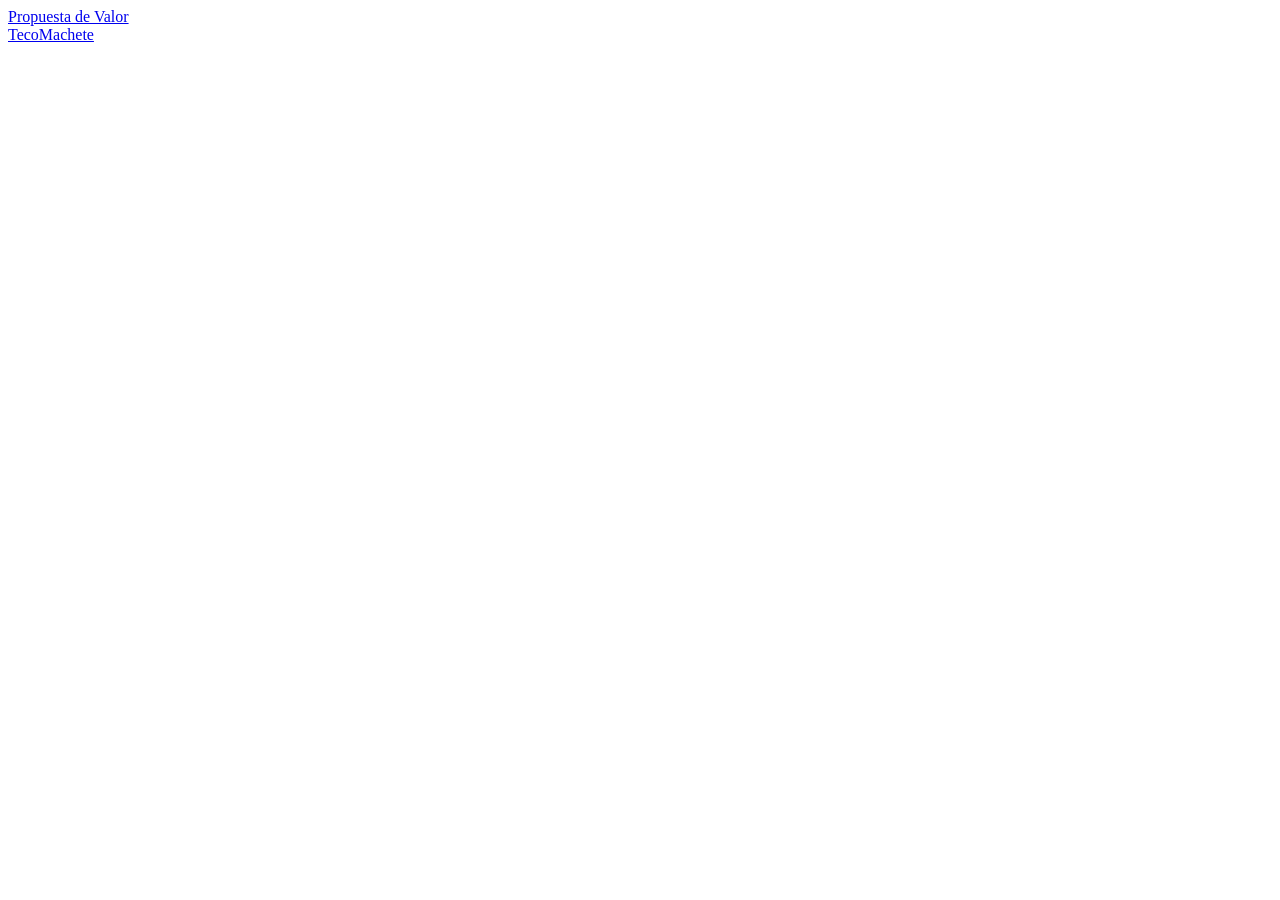
<file: index.html>
<!DOCTYPE html>
<html lang="en">

<head>
    <meta charset="UTF-8">
    <meta name="viewport" content="width=device-width, initial-scale=1.0">
    <title>Teco</title>
</head>

<body>
    <a href="PropuestaDeValor/">Propuesta de Valor</a><br />
    <a href="TecoMachete/">TecoMachete</a>
</body>

</html>
</file>
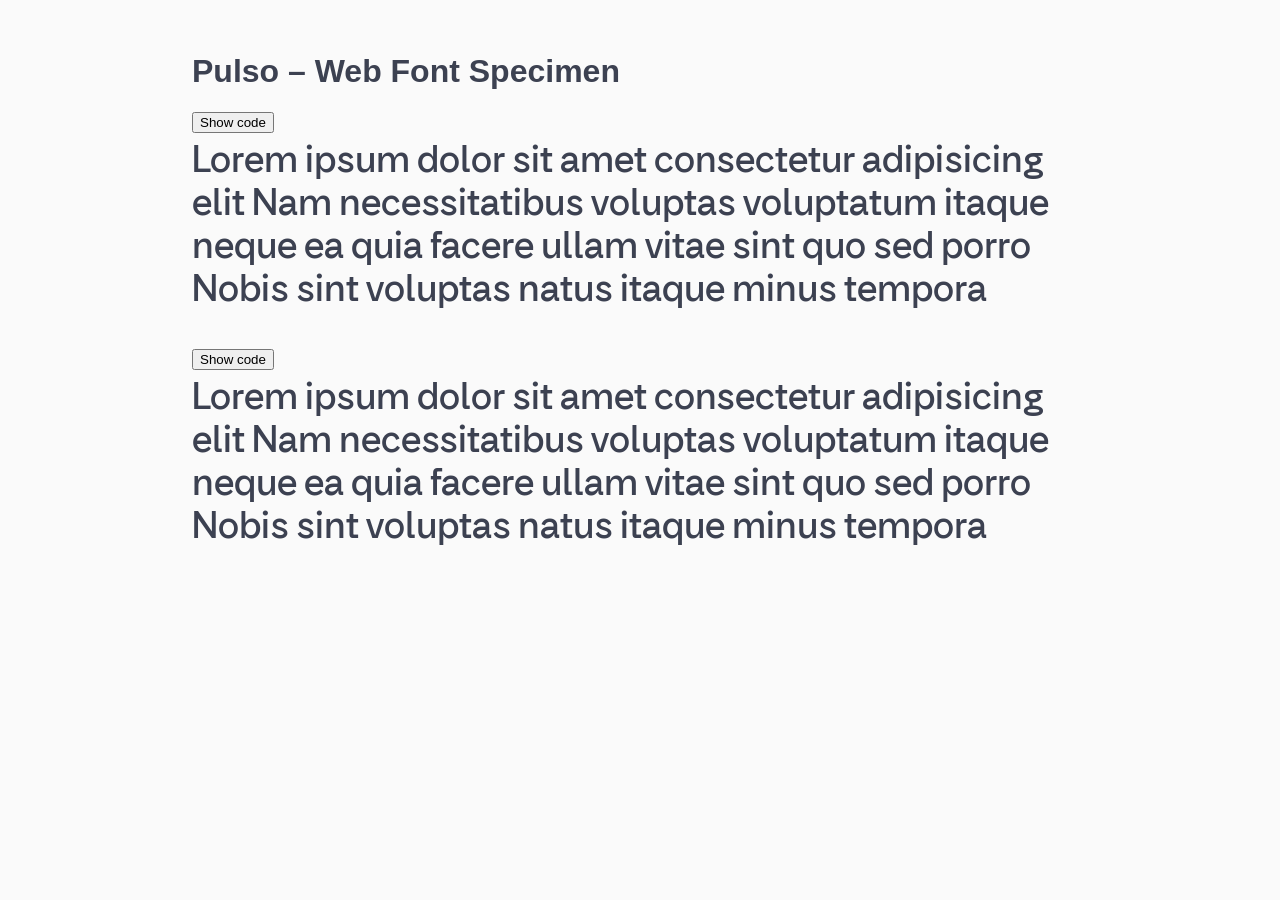
<file: TecoMachete/assets/fonts/index.html>
<!DOCTYPE html PUBLIC "-//W3C//DTD XHTML 1.0 Strict//EN" "http://www.w3.org/TR/xhtml1/DTD/xhtml1-strict.dtd">
<html lang="en" xml:lang="en" xmlns="http://www.w3.org/1999/xhtml">
<head>
<meta content="text/html; charset=utf-8" http-equiv="content-type"/>
<meta content="en-us" http-equiv="Content-Language"/>
<title> Pulso - Web Font Specimen</title>
<link rel="stylesheet" type="text/css" media="screen" href="fonts.css" />
<script>
// ID auto para P
window.onload = function() {
    var buttons = document.getElementsByTagName("p"),
        len = buttons !== null ? buttons.length : 0,
        i = 0;
    for(i; i < len; i++) {
        buttons[i].id += i; 
    }
}

// Show Code Func
function showCode(elemento) {
    var parentID = elemento.nextElementSibling.id;
	var container = document.getElementById(parentID);
        if (elemento.nextElementSibling.tagName == "P") {
            firstChild = container.previousSibling;
            if (container && firstChild) {
                var eFamily = document.getElementById(parentID).style.fontFamily;
                var eWeight = document.getElementById(parentID).style.fontWeight;
                var eStyle = document.getElementById(parentID).style.fontStyle;
                var newPre = document.createElement('pre');
                newPre.innerHTML = "font-family: "+eFamily+";" + "\n" + "font-weight: "+eWeight+";" + "\n" + "font-style: "+eStyle+";";  
                firstChild.parentNode.insertBefore(newPre, firstChild);
                elemento.innerHTML = "Show code"
           };
        } else {
            elemento.innerHTML = "Hide code"
            elemento.nextElementSibling.remove()
        };
};
</script>
<style type="text/css" media="screen">
* {box-sizing: border-box;}
html{ background-color: #fafafa; color: #3C4151; }
pre {background-color: #d7f4f7; font-size: 18px; line-height: 1.6; font-family: 'Monaco', monospace; font-weight: normal; font-style: normal; padding: 1em;}
body { margin: auto; padding: 2em; height: 100%; width: 90%; max-width: 960px; font-smoothing: antialiased; -webkit-font-smoothing: antialiased; -moz-osx-font-smoothing: grayscale;
	}
h1 {
	font-family: -apple-system, BlinkMacSystemFont, "Segoe UI", Roboto, Helvetica, Arial, sans-serif, "Apple Color Emoji", "Segoe UI Emoji", "Segoe UI Symbol";
}
p {
	margin-top: 0.5rem;
	font-size: 36px; 
}
</style>
</head>
<body>
<h1>Pulso – Web Font Specimen</h1>

 <button onclick="showCode(this)">Show code</button>
    <p contenteditable="true" style="font-family: 'Pulso'; font-weight: 400; font-style:normal">Lorem ipsum dolor sit amet consectetur adipisicing elit Nam necessitatibus voluptas voluptatum itaque neque ea quia facere ullam vitae sint quo sed porro Nobis sint voluptas natus itaque minus tempora</p>
     <button onclick="showCode(this)">Show code</button>
    <p contenteditable="true" style="font-family: 'Pulso'; font-weight: 400; font-style:normal">Lorem ipsum dolor sit amet consectetur adipisicing elit Nam necessitatibus voluptas voluptatum itaque neque ea quia facere ullam vitae sint quo sed porro Nobis sint voluptas natus itaque minus tempora</p>
    

</body>
</html>
</file>
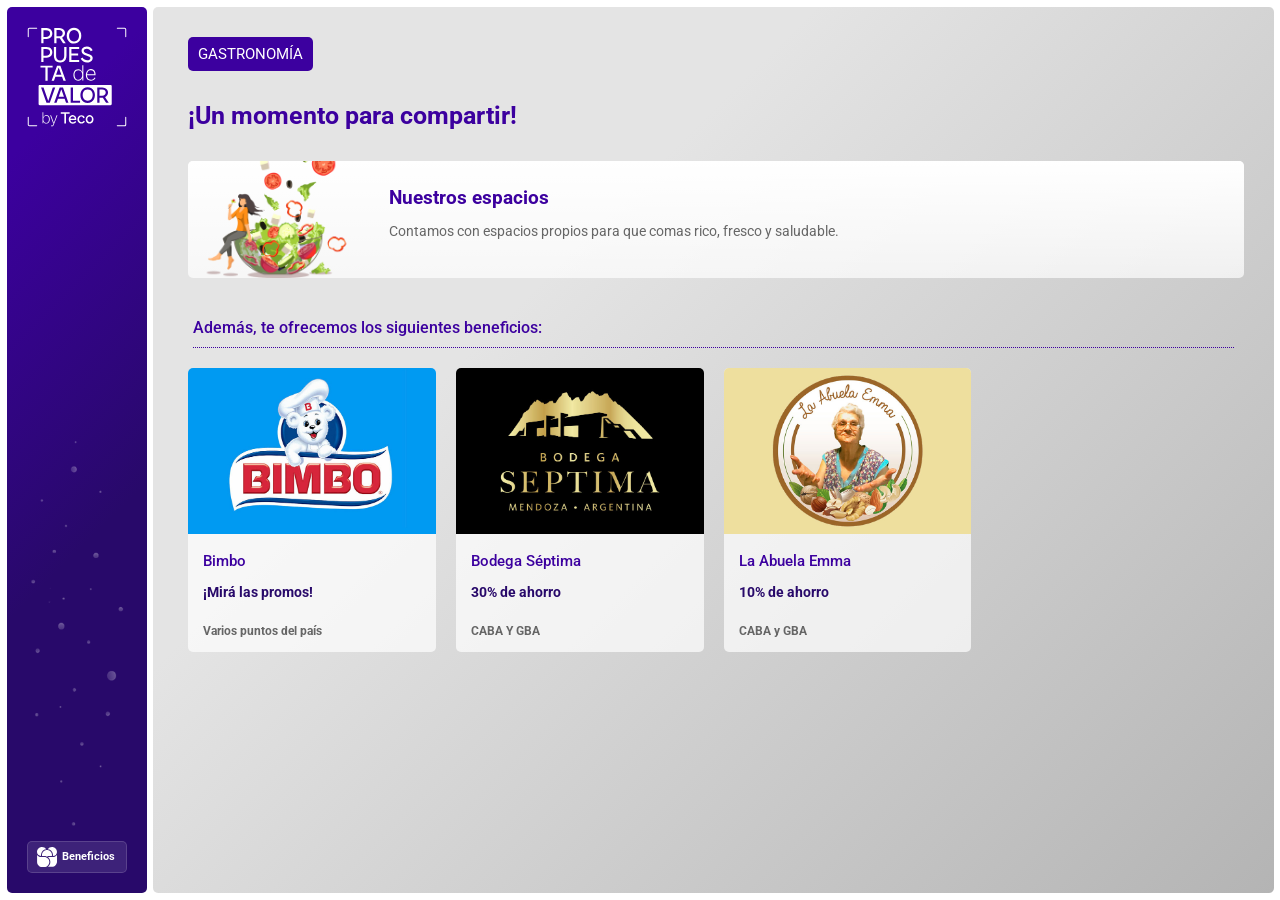
<file: PropuestaDeValor/categorias/gastronomia.html>
﻿<!DOCTYPE html>
<html lang="es" xmlns:mso="urn:schemas-microsoft-com:office:office"
    xmlns:msdt="uuid:C2F41010-65B3-11d1-A29F-00AA00C14882">

<head>
    <meta charset="UTF-8" />
    <meta content="width=device-width,initial-scale=1.0,maximum-scale=1.0" name="viewport">
    <title>Gastronomía :: Propuesta de Valor</title>
    <link rel="shortcut icon" type="image/x-icon" href="../assets/img/favicon.ico">
    <link rel="stylesheet" href="../assets/css/core.min.css" />
    <link rel="stylesheet" href="../assets/css/skin.css" />
    <link rel="stylesheet" href="../assets/css/pdv-beneficios.css" />
    <link rel="stylesheet" href="../assets/css/themify-icons.css" />
    <link rel="stylesheet" href="../assets/fonts/pulso/pulso.css">

    <!--[if lt IE 9]>
        <script type="text/javascript" src="http://html5shiv.googlecode.com/svn/trunk/html5.js"></script>
    <![endif]-->

    <!-- Global site tag (gtag.js) - Google Analytics -->
    <script async src="https://www.googletagmanager.com/gtag/js?id=UA-168668867-1"></script>
    <script>
        window.dataLayer = window.dataLayer || [];
        function gtag() {dataLayer.push(arguments);}
        gtag('js', new Date());

        gtag('config', 'UA-168668867-1');
    </script>

    <!-- Google Tag Manager -->
    <script>(function (w, d, s, l, i) {
            w[l] = w[l] || []; w[l].push({
                'gtm.start':
                    new Date().getTime(), event: 'gtm.js'
            }); var f = d.getElementsByTagName(s)[0],
                j = d.createElement(s), dl = l != 'dataLayer' ? '&l=' + l : ''; j.async = true; j.src =
                    'https://www.googletagmanager.com/gtm.js?id=' + i + dl; f.parentNode.insertBefore(j, f);
        })(window, document, 'script', 'dataLayer', 'GTM-NRTBZH9');</script>
    <!-- End Google Tag Manager -->

</head>

<body id="gastronomia">

    <!-- Google Tag Manager (noscript) -->
    <noscript><iframe src="https://www.googletagmanager.com/ns.html?id=GTM-NRTBZH9" height="0" width="0"
            style="display:none;visibility:hidden"></iframe></noscript>
    <!-- End Google Tag Manager (noscript) -->

    <div class="wrapper reveal-side-navigation">
        <div class="wrapper-inner">

            <!-- Content -->
            <div class="content clearfix">

                <div class="row-fluid">
                    <div class="column width-3 categoria pdv-contenido">
                        <div class="thumbnail" data-hover-easing="easeInOut" data-hover-speed="300">
                            <a class="overlay-link" data-content="inline" data-aux-classes="tml-message-modal"
                                data-toolbar="" data-modal-mode data-modal-width="600" data-lightbox-animation="fadeIn"
                                href="../">
                                <img id="logo-aside" src="../assets/img/propuestaDeValor_logo.svg" />
                                <img id="bg-aside-pdv" src="../assets/img/bg-aside.png" />
                                <object>
                                    <div id="volver">
                                        <img src="../assets/img/btn-volver.svg" /><span>Volver</span>
                                    </div>
                                </object>
                                <object>
                                    <a id="vivaEngage"
                                        href="https://www.yammer.com/teco.com.ar/#/threads/inGroup?type=in_group&feedId=12515587"
                                        target="_blank"
                                        onclick="gtag('event', 'Viva Engage', {'event_category': 'Beneficios', 'event_label': 'Beneficios'});">
                                        <p><img id="logo-aside" src="../assets/img/vivaEngage_logo.svg" />Beneficios</p>
                                    </a>
                                </object>
                            </a>
                        </div>
                    </div>
                    <div class="column width-9 contenido">
                        <div class="thumbnail" data-hover-easing="easeInOut" data-hover-speed="300">
                            <div class="row">
                                <div class="column width-12">
                                    <h3 class="categoria-pill">Gastronomía</h3>
                                </div>
                            </div>
                            <div class="row intro">
                                <div class="column width-12">
                                    <h3>¡Un momento para compartir!</h3>
                                </div>
                            </div>

                            <div class="row">
                                <div class="row banner no-padding">
                                    <div class="column width-12">

                                        <div class="row head">
                                            <div class="column width-2 no-padding">
                                                <img src="gastronomia/comedores/comedores_logo.png" alt="" />
                                            </div>
                                            <div class="column width-8">
                                                <h4>Nuestros espacios</h4>
                                                <p>Contamos con espacios propios para que comas rico, fresco y
                                                    saludable.</p>
                                            </div>
                                        </div>

                                    </div>
                                </div>
                            </div>

                            <div class="row">
                                <div class="column width-12">
                                    <h4 class="separador">Además, te ofrecemos los siguientes beneficios:</h4>
                                </div>
                            </div>
                            <div class="row flex descuentos">

                                <!-- Bimbo -->
                                <div class="column width-2 grilla-base">
                                    <a class="lightbox-link" data-content="inline" data-modal-mode
                                        data-modal-width="600" data-lightbox-animation="fadeIn" href="#bimbo"
                                        onclick="gtag('event', 'Click', {'event_category': 'Gastronomía', 'event_label': 'Bimbo'});">
                                        <div class="grilla-contenido">
                                            <img src="gastronomia/bimbo/bimbo_logo.jpg" alt="" />
                                            <div class="beneficio">
                                                <h4>Bimbo</h4>
                                            </div>
                                            <div class="ahorro">
                                                <h5>¡Mirá las promos!</h5>
                                            </div>
                                            <div class="zona">
                                                <p>Varios puntos del país</p>
                                            </div>
                                        </div>
                                    </a>
                                </div>
                                <!-- modal -->
                                <section id="bimbo" class="background-none hide">
                                    <div class="section-block info">
                                        <div class="row">
                                            <div class="column width-2">
                                                <div class="thumbnail center mb-20">
                                                    <img src="gastronomia/bimbo/bimbo_logo.jpg" />
                                                </div>
                                            </div>
                                            <div class="column width-9 no-padding">
                                                <div class="titulo">
                                                    <h3 class="categoria-pill">Gastronomía</h3>
                                                    <h3>Bimbo</h3>
                                                    <p>¡Descuentos en panificados, dulces, combos y mucho más!</p>
                                                </div>
                                            </div>
                                        </div>
                                    </div>
                                    <div class="section-block detalle">
                                        <div class="row">
                                            <div class="column width-6">
                                                <div class="items">
                                                    <span class="ti-star"></span>
                                                    <p>¡Mirá las promos!</p>
                                                    <p><a href="gastronomia/bimbo/bimbo_.pdf" target="_blank"
                                                            class="button" data-content="inline" data-modal-mode
                                                            data-lightbox-animation="fadeIn">Lista de
                                                            precios</a></p>
                                                    <p><a href="gastronomia/bimbo/bimbo_.pdf" target="_blank"
                                                            class="button" data-content="inline" data-modal-mode
                                                            data-lightbox-animation="fadeIn">Lista de
                                                            precios NEUQUEN y BAHIA BLANCA</a></p>
                                                </div>
                                            </div>
                                            <div class="column width-4">
                                                <div class="items">
                                                    <span class="ti-location-pin"></span>
                                                    <p>CABA, GBA, Mar del Plata, Rosario, Santa Fe, Neuquén,
                                                        Olavarria, Bahía Blanca,Comodoro Rivadavia y Paraná.</p>
                                                </div>
                                            </div>
                                        </div>
                                        <div class="row">
                                            <div class="column width-6">
                                                <div class="items">
                                                    <span class="ti-target"></span>
                                                    <p>Buscá tu distribuidor y hacé tu pedido por WhatsApp.</p>
                                                    <p><a href="gastronomia/bimbo/bimbo_Distribuidores.pdf"
                                                            target="_blank" class="button" data-content="inline"
                                                            data-modal-mode
                                                            data-lightbox-animation="fadeIn">Distribuidores</a></p>
                                                </div>
                                            </div>
                                            <div class="column width-4">
                                                <div class="items">
                                                    <span class="ti-timer"></span>
                                                    <p>Hasta el 31 de diciembre de 2024</p>
                                                </div>
                                            </div>
                                        </div>
                                    </div>
                                    <div class="section-block flyer">
                                        <div class="row">
                                            <div class="column width-12">
                                                <article class="post">
                                                    <div class="post-content">
                                                        <div class="thumbnail">
                                                            <img src="gastronomia/bimbo/bimbo_contenido1.jpg" />
                                                        </div>
                                                    </div>
                                                </article>
                                            </div>
                                        </div>
                                    </div>
                                </section>
                                <!-- Bimbo End -->

                                <!-- Bodega San Huberto 
                                <div class="column width-2 grilla-base">
                                    <a class="lightbox-link" data-content="inline" data-modal-mode
                                        data-modal-width="600" data-lightbox-animation="fadeIn" href="#sanhuberto"
                                        onclick="gtag('event', 'Click', {'event_category': 'Gastronomía', 'event_label': 'Bodega San Huberto'});">
                                        <div class="grilla-contenido">
                                            <img src="gastronomia/sanhuberto/sanhuberto_logo.jpg" alt="" />
                                            <div class="beneficio">
                                                <h4>Bodega San Huberto</h4>
                                            </div>
                                            <div class="ahorro">
                                                <h5>Hasta 10% de ahorro</h5>
                                            </div>
                                            <div class="zona">
                                                <p>Todo el país</p>
                                            </div>
                                        </div>
                                    </a>
                                </div>-->
                                <!-- modal 
                                <section id="sanhuberto" class="background-none hide">
                                    <div class="section-block info">
                                        <div class="row">
                                            <div class="column width-2">
                                                <div class="thumbnail center mb-20">
                                                    <img src="gastronomia/sanhuberto/sanhuberto_logo.jpg" />
                                                </div>
                                            </div>
                                            <div class="column width-9 no-padding">
                                                <div class="titulo">
                                                    <h3 class="categoria-pill">Gastronomía</h3>
                                                    <h3>Bodega San Huberto</h3>
                                                    <p>x</p>
                                                </div>
                                            </div>
                                        </div>
                                    </div>
                                    <div class="section-block detalle">
                                        <div class="row">
                                            <div class="column width-6">
                                                <div class="items">
                                                    <span class="ti-star"></span>
                                                    <p><strong>10%</strong> de ahorro</p>
                                                </div>
                                            </div>
                                            <div class="column width-4">
                                                <div class="items">
                                                    <span class="ti-location-pin"></span>
                                                    <p>Todo el país</p>
                                                </div>
                                            </div>
                                        </div>
                                        <div class="row">
                                            <div class="column width-6">
                                                <div class="items">
                                                    <span class="ti-target"></span>
                                                    <p>Llamá al (11) 5164-6141 o (11) 5131-8176.</p>
                                                </div>
                                            </div>
                                            <div class="column width-4">
                                                <div class="items">
                                                    <span class="ti-timer"></span>
                                                    <p>Hasta el 31 de diciembre de 2024</p>
                                                </div>
                                            </div>
                                        </div>
                                    </div>
                                    <div class="section-block flyer">
                                        <div class="row">
                                            <div class="column width-12">
                                                <article class="post">
                                                    <div class="post-content">
                                                        <div class="thumbnail">
                                                            <img
                                                                src="gastronomia/sanhuberto/sanhuberto_contenido1.jpg" />
                                                        </div>
                                                    </div>
                                                </article>
                                            </div>
                                        </div>
                                    </div>
                                </section>-->
                                <!-- Bodega San Huberto End -->

                                <!-- Jule Congelados -->
                                <!--<div class="column width-2 grilla-base">
                                    <a class="lightbox-link" data-content="inline" data-modal-mode
                                        data-modal-width="600" data-lightbox-animation="fadeIn" href="#jule"
                                        onclick="gtag('event', 'Click', {'event_category': 'Gastronomía', 'event_label': 'Jule Congelados'});">
                                        <div class="grilla-contenido">
                                            <img src="gastronomia/jule/jule_logo.jpg" alt="" />
                                            <div class="beneficio">
                                                <h4>Jule Congelados</h4>
                                            </div>
                                            <div class="ahorro">
                                                <h5>Hasta 15% de ahorro</h5>
                                            </div>
                                            <div class="zona">
                                                <p>Córdoba</p>
                                            </div>
                                        </div>
                                    </a>
                                </div>-->
                                <!-- modal 
                                <section id="jule" class="background-none hide">
                                    <div class="section-block info">
                                        <div class="row">
                                            <div class="column width-2">
                                                <div class="thumbnail center mb-20">
                                                    <img src="gastronomia/jule/jule_logo.jpg" />
                                                </div>
                                            </div>
                                            <div class="column width-9 no-padding">
                                                <div class="titulo">
                                                    <h3 class="categoria-pill">Gastronomía</h3>
                                                    <h3>Jule Congelados</h3>
                                                    <p>¡Alimentos congelados que te ahorran tiempo y dinero!</p>
                                                </div>
                                            </div>
                                        </div>
                                    </div>
                                    <div class="section-block detalle">
                                        <div class="row">
                                            <div class="column width-6">
                                                <div class="items">
                                                    <span class="ti-star"></span>
                                                    <p><strong>15%</strong> de ahorro</p>
                                                </div>
                                            </div>
                                            <div class="column width-4">
                                                <div class="items">
                                                    <span class="ti-location-pin"></span>
                                                    <p>Córdoba</p>
                                                </div>
                                            </div>
                                        </div>
                                        <div class="row">
                                            <div class="column width-6">
                                                <div class="items">
                                                    <span class="ti-target"></span>
                                                    <p>Ingresá a <a href="https://kyte.site/jule-4"
                                                            target="_blank">kyte.site/jule-4</a> o llamá al (351)
                                                        732-7421 y utilizá el cupón <strong>JULETELECOM</strong>.</p>
                                                </div>
                                            </div>
                                            <div class="column width-4">
                                                <div class="items">
                                                    <span class="ti-timer"></span>
                                                    <p>Hasta el 31 de diciembre de 2022</p>
                                                </div>
                                            </div>
                                        </div>
                                    </div>
                                    <div class="section-block flyer">
                                        <div class="row">
                                            <div class="column width-12">
                                                <article class="post">
                                                    <div class="post-content">
                                                        <div class="thumbnail">
                                                            <img
                                                                src="gastronomia/jule/jule_contenido1.jpg" />
                                                        </div>
                                                    </div>
                                                </article>
                                            </div>
                                        </div>
                                    </div>
                                </section>-->
                                <!-- Jule Congelados End -->

                                <!-- Sello Austral 
                                <div class="column width-2 grilla-base">
                                    <a class="lightbox-link" data-content="inline" data-modal-mode
                                        data-modal-width="600" data-lightbox-animation="fadeIn" href="#selloAustral"
                                        onclick="gtag('event', 'Click', {'event_category': 'Gastronomía', 'event_label': 'Sello Austral'});">
                                        <div class="grilla-contenido">
                                            <img src="gastronomia/selloAustral/selloAustral_logo.jpg" alt="" />
                                            <div class="beneficio">
                                                <h4>Sello Austral</h4>
                                            </div>
                                            <div class="ahorro">
                                                <h5>Hasta 20% de ahorro</h5>
                                            </div>
                                            <div class="zona">
                                                <p>Todo el país</p>
                                            </div>
                                        </div>
                                    </a>
                                </div>-->
                                <!-- modal 
                                <section id="selloAustral" class="background-none hide">
                                    <div class="section-block info">
                                        <div class="row">
                                            <div class="column width-2">
                                                <div class="thumbnail center mb-20">
                                                    <img src="gastronomia/selloAustral/selloAustral_logo.jpg" />
                                                </div>
                                            </div>
                                            <div class="column width-9 no-padding">
                                                <div class="titulo">
                                                    <h3 class="categoria-pill">Gastronomía</h3>
                                                    <h3>Sello Austral</h3>
                                                    <p>¡Ahorrá en productos exclusivos!</p>
                                                </div>
                                            </div>
                                        </div>
                                    </div>
                                    <div class="section-block detalle">
                                        <div class="row">
                                            <div class="column width-6">
                                                <div class="items">
                                                    <span class="ti-star"></span>
                                                    <p>Hasta <strong>20%</strong> de ahorro</p>
                                                </div>
                                            </div>
                                            <div class="column width-4">
                                                <div class="items">
                                                    <span class="ti-location-pin"></span>
                                                    <p>Todo el país</p>
                                                </div>
                                            </div>
                                        </div>
                                        <div class="row">
                                            <div class="column width-6">
                                                <div class="items">
                                                    <span class="ti-target"></span>
                                                    <p>Ingresá a <a href="https://www.selloaustral.com/"
                                                            target="_blank">www.selloaustral.com</a> e ingresá el código
                                                        de descuento.</p>
                                                </div>
                                            </div>
                                            <div class="column width-4">
                                                <div class="items">
                                                    <span class="ti-timer"></span>
                                                    <p>Hasta el 31 de diciembre de 2024</p>
                                                </div>
                                            </div>
                                        </div>
                                    </div>
                                    <div class="section-block flyer">
                                        <div class="row">
                                            <div class="column width-12">
                                                <article class="post">
                                                    <div class="post-content">
                                                        <div class="thumbnail">
                                                            <img
                                                                src="gastronomia/selloAustral/selloAustral_contenido1.jpg" />
                                                        </div>
                                                    </div>
                                                </article>
                                            </div>
                                        </div>
                                    </div>
                                </section>-->
                                <!-- Sello Austral End -->

                                <!-- Bodega Séptima -->
                                <div class="column width-2 grilla-base">
                                    <a class="lightbox-link" data-content="inline" data-modal-mode
                                        data-modal-width="600" data-lightbox-animation="fadeIn" href="#bodegaSeptima"
                                        onclick="gtag('event', 'Click', {'event_category': 'Gastronomía', 'event_label': 'Bodega Séptima'});">
                                        <div class="grilla-contenido">
                                            <img src="gastronomia/bodegaSeptima/bodegaSeptima_logo.jpg" alt="" />
                                            <div class="beneficio">
                                                <h4>Bodega Séptima</h4>
                                            </div>
                                            <div class="ahorro">
                                                <h5>30% de ahorro</h5>
                                            </div>
                                            <div class="zona">
                                                <p>CABA Y GBA</p>
                                            </div>
                                        </div>
                                    </a>
                                </div>
                                <!-- modal -->
                                <section id="bodegaSeptima" class="background-none hide">
                                    <div class="section-block info">
                                        <div class="row">
                                            <div class="column width-2">
                                                <div class="thumbnail center mb-20">
                                                    <img src="gastronomia/bodegaSeptima/bodegaSeptima_logo.jpg" />
                                                </div>
                                            </div>
                                            <div class="column width-9 no-padding">
                                                <div class="titulo">
                                                    <h3 class="categoria-pill">Gastronomía</h3>
                                                    <h3>Bodega Séptima</h3>
                                                    <p>Descuento en vinos de media y alta gama.</p>
                                                </div>
                                            </div>
                                        </div>
                                    </div>
                                    <div class="section-block detalle">
                                        <div class="row">
                                            <div class="column width-6">
                                                <div class="items">
                                                    <span class="ti-star"></span>
                                                    <p>Descuento de <strong> 30% </strong> La cantidad mínima de compra
                                                        es de 1 (una) caja cerrada, no siendo los productos combinables.
                                                        <strong> 30%</strong> en compras de productos
                                                        de Codorniu Argentina S.A.<strong> </strong>
                                                    </p>
                                                </div>
                                            </div>
                                            <div class="column width-4">
                                                <div class="items">
                                                    <span class="ti-location-pin"></span>
                                                    <p>CABA y GBA</p>
                                                </div>
                                            </div>
                                        </div>
                                        <div class="row">
                                            <div class="column width-6">
                                                <div class="items">
                                                    <span class="ti-target"></span>
                                                    <p>Ingresá a <a
                                                            href="https://tienda.bodegaseptima.com/">https://tienda.bodegaseptima.com/</a>
                                                        y registrate con tu mail corporativo</p>
                                                </div>
                                            </div>
                                            <div class="column width-4">
                                                <div class="items">
                                                    <span class="ti-timer"></span>
                                                    <p>Hasta el 31 de diciembre de 2024</p>
                                                </div>
                                            </div>
                                        </div>
                                    </div>
                                    <div class="section-block flyer">
                                        <div class="row">
                                            <div class="column width-12">
                                                <article class="post">
                                                    <div class="post-content">
                                                        <div class="thumbnail">
                                                            <img
                                                                src="gastronomia/bodegaSeptima/bodegaSeptima_contenido1.jpg" />
                                                        </div>
                                                        <div class="thumbnail">
                                                            <img
                                                                src="gastronomia/bodegaSeptima/bodegaSeptima_contenido2.jpg" />
                                                        </div>
                                                    </div>
                                                </article>
                                            </div>
                                        </div>
                                    </div>
                                </section>
                                <!-- Bodega Séptima End -->

                                <!-- La Abuela Emma -->
                                <div class="column width-2 grilla-base">
                                    <a class="lightbox-link" data-content="inline" data-modal-mode
                                        data-modal-width="600" data-lightbox-animation="fadeIn" href="#laAbuelaEmma"
                                        onclick="gtag('event', 'Click', {'event_category': 'Gastronomía', 'event_label': 'La Abuela Emma'});">
                                        <div class="grilla-contenido">
                                            <img src="gastronomia/laAbuelaEmma/laAbuelaEmma_logo.jpg" alt="" />
                                            <div class="beneficio">
                                                <h4>La Abuela Emma</h4>
                                            </div>
                                            <div class="ahorro">
                                                <h5>10% de ahorro</h5>
                                            </div>
                                            <div class="zona">
                                                <p>CABA y GBA</p>
                                            </div>
                                        </div>
                                    </a>
                                </div>
                                <!-- modal -->
                                <section id="laAbuelaEmma" class="background-none hide">
                                    <div class="section-block info">
                                        <div class="row">
                                            <div class="column width-2">
                                                <div class="thumbnail center mb-20">
                                                    <img src="gastronomia/laAbuelaEmma/laAbuelaEmma_logo.jpg" />
                                                </div>
                                            </div>
                                            <div class="column width-10">
                                                <div class="titulo">
                                                    <h3 class="categoria-pill">Gastronomía</h3>
                                                    <h3>La Abuela Emma</h3>
                                                    <p>Alimentos naturales y saludables.</p>
                                                </div>
                                            </div>
                                        </div>
                                    </div>
                                    <div class="section-block detalle">
                                        <div class="row">
                                            <div class="column width-6">
                                                <div class="items">
                                                    <span class="ti-star"></span>
                                                    <p><strong>10%</strong> de ahorro</p>
                                                    <p><a href="gastronomia/laAbuelaEmma/laAbuelaEmma_Planilla.xlsx"
                                                            target="_blank" class="button" data-content="inline"
                                                            data-modal-mode data-lightbox-animation="fadeIn">Planilla de
                                                            pedidos</a>
                                                        <a href="gastronomia/laAbuelaEmma/laAbuelaEmma_CostosDeEnvio.pdf"
                                                            target="_blank" class="button" data-content="inline"
                                                            data-modal-mode data-lightbox-animation="fadeIn">Costos de
                                                            Envio</a>
                                                    </p>
                                                </div>
                                            </div>
                                            <div class="column width-4">
                                                <div class="items">
                                                    <span class="ti-location-pin"></span>
                                                    <p>CABA y GBA</p>
                                                </div>
                                            </div>
                                        </div>
                                        <div class="row">
                                            <div class="column width-6">
                                                <div class="items">
                                                    <span class="ti-target"></span>
                                                    <p>Completá la planilla y enviala al mail: <a
                                                            href="mailto:laabuelaemmaok@gmail.com"
                                                            target="_blank">laabuelaemmaok@gmail.com</a> o O por
                                                        WhatsApp al 11 5147-0144.</p>
                                                </div>
                                            </div>
                                            <div class="column width-4">
                                                <div class="items">
                                                    <span class="ti-timer"></span>
                                                    <p>Hasta el 31 de diciembre de 2024</p>
                                                </div>
                                            </div>
                                        </div>
                                    </div>
                                    <div class="section-block flyer">
                                        <div class="row">
                                            <div class="column width-12">
                                                <article class="post">
                                                    <div class="post-content">
                                                        <div class="thumbnail">
                                                            <img
                                                                src="gastronomia/laAbuelaEmma/laAbuelaEmma_contenido1.jpg" />
                                                        </div>
                                                    </div>
                                                </article>
                                            </div>

                                        </div>
                                    </div>
                                </section>
                                <!-- La Abuela Emma End -->

                                <!-- Delivery Market Mariani 
                                <div class="column width-2 grilla-base">
                                    <a class="lightbox-link" data-content="inline" data-modal-mode
                                        data-modal-width="600" data-lightbox-animation="fadeIn"
                                        href="#deliveryMarketMariani"
                                        onclick="gtag('event', 'Click', {'event_category': 'Gastronomía', 'event_label': 'Delivery Market Mariani'});">
                                        <div class="grilla-contenido">
                                            <img src="gastronomia/deliveryMarketMariani/deliveryMarketMariani_logo.jpg"
                                                alt="" />
                                            <div class="beneficio">
                                                <h4>Delivery Market Mariani</h4>
                                            </div>
                                            <div class="ahorro">
                                                <h5>Bonificación de productos</h5>
                                            </div>
                                            <div class="zona">
                                                <p>Córdoba</p>
                                            </div>
                                        </div>
                                    </a>
                                </div>-->
                                <!-- modal
                                <section id="deliveryMarketMariani" class="background-none hide">
                                    <div class="section-block info">
                                        <div class="row">
                                            <div class="column width-2">
                                                <div class="thumbnail center mb-20">
                                                    <img
                                                        src="gastronomia/deliveryMarketMariani/deliveryMarketMariani_logo.jpg" />
                                                </div>
                                            </div>
                                            <div class="column width-10">
                                                <div class="titulo">
                                                    <h3 class="categoria-pill">Gastronomía</h3>
                                                    <h3>Delivery Market Mariani</h3>
                                                    <p>Comida casera en tu freezer.</p>
                                                </div>
                                            </div>
                                        </div>
                                    </div>
                                    <div class="section-block detalle">
                                        <div class="row">
                                            <div class="column width-6">
                                                <div class="items">
                                                    <span class="ti-star"></span>
                                                    <p>Bonificación de productos</p>
                                                </div>
                                            </div>
                                            <div class="column width-4">
                                                <div class="items">
                                                    <span class="ti-location-pin"></span>
                                                    <p>Córdoba</p>
                                                </div>
                                            </div>
                                        </div>
                                        <div class="row">
                                            <div class="column width-6">
                                                <div class="items">
                                                    <span class="ti-target"></span>
                                                    <p>Ingresá a <a href="https://deliverymarket.marianisg.com.ar/"
                                                            target="_blank">https://deliverymarket.marianisg.com.ar</a>
                                                        o por WhatsApp al (351) 268-4444 con el código
                                                        <strong>TECO</strong>.
                                                    </p>
                                                </div>
                                            </div>
                                            <div class="column width-4">
                                                <div class="items">
                                                    <span class="ti-timer"></span>
                                                    <p>Hasta el 31 de diciembre de 2024</p>
                                                </div>
                                            </div>
                                        </div>
                                    </div>
                                    <div class="section-block flyer">
                                        <div class="row">
                                            <div class="column width-12">
                                                <article class="post">
                                                    <div class="post-content">
                                                        <div class="thumbnail">
                                                            <img
                                                                src="gastronomia/deliveryMarketMariani/deliveryMarketMariani_contenido1.jpg" />
                                                        </div>
                                                    </div>
                                                </article>
                                            </div>

                                        </div>
                                    </div>
                                </section>-->
                                <!-- Delivery Market Mariani End -->

                                <!-- Campobravo
                                <div class="column width-2 grilla-base">
                                    <a class="lightbox-link" data-content="inline" data-modal-mode data-modal-width="600" data-lightbox-animation="fadeIn" href="#campobravo" onclick="gtag('event', 'Click', {'event_category': 'Gastronomía', 'event_label': 'Campobravo'});">
                                        <div class="grilla-contenido">
                                            <img src="gastronomia/campobravo/campobravo_logo.jpg" alt=""/>
                                            <div class="beneficio"><h4>Campobravo</h4></div>
                                            <div class="ahorro"><h5>10% de ahorro</h5></div>
                                            <div class="zona"><p>CABA</p></div>
                                        </div>
                                    </a>
                                </div> -->
                                <!-- modal 
                                <section id="campobravo" class="background-none hide">
                                    <div class="section-block info">
                                        <div class="row">
                                            <div class="column width-2">
                                                <div class="thumbnail center mb-20">
                                                    <img src="gastronomia/campobravo/campobravo_logo.jpg" />
                                                </div>
                                            </div>
                                            <div class="column width-10">
                                                <div class="titulo">
                                                    <h3 class="categoria-pill">Gastronomía</h3>
                                                    <h3>Campobravo</h3>
                                                    <p>Restaurant 100% libre de gluten.</p>
                                                </div>
                                            </div>
                                        </div>
                                    </div>
                                    <div class="section-block detalle">
                                        <div class="row">
                                            <div class="column width-6">
                                                <div class="items">
                                                    <span class="ti-star"></span>
                                                    <p><strong>10%</strong> de ahorro</p>
                                                </div>
                                            </div>
                                            <div class="column width-4">
                                                <div class="items">
                                                    <span class="ti-location-pin"></span>
                                                    <p>CABA</p>
                                                </div>
                                            </div>
                                        </div>
                                        <div class="row">
                                            <div class="column width-6">
                                                <div class="items">
                                                    <span class="ti-target"></span>
                                                    <p>Para acceder debés presentar tu credencial laboral.</p>
                                                </div>
                                            </div>
                                            <div class="column width-4">
                                                <div class="items">
                                                    <span class="ti-timer"></span>
                                                    <p>Hasta el 31 de diciembre de 2024</p>
                                                </div>
                                            </div>
                                        </div>
                                    </div>
                                    <div class="section-block flyer">
                                        <div class="row">
                                            <div class="column width-12">
                                                <article class="post">
                                                    <div class="post-content">
                                                        <div class="thumbnail">
                                                            <img
                                                                src="gastronomia/campobravo/campobravo_contenido1.jpg" />
                                                        </div>
                                                    </div>
                                                </article>
                                            </div>

                                        </div>
                                    </div>
                                </section>-->
                                <!-- Campobravo End -->

                                <!-- The Food Market
                                <div class="column width-2 grilla-base">
                                    <a class="lightbox-link" data-content="inline" data-modal-mode
                                        data-modal-width="600" data-lightbox-animation="fadeIn" href="#theFoodMarket"
                                        onclick="gtag('event', 'Click', {'event_category': 'Gastronomía', 'event_label': 'The Food Market'});">
                                        <div class="grilla-contenido">
                                            <img src="gastronomia/theFoodMarket/theFoodMarket_logo.jpg"
                                                alt="" />
                                            <div class="beneficio">
                                                <h4>The Food Market</h4>
                                            </div>
                                            <div class="ahorro">
                                                <h5>10% de ahorro</h5>
                                            </div>
                                            <div class="zona">
                                                <p>CABA</p>
                                            </div>
                                        </div>
                                    </a>
                                </div> -->
                                <!-- modal
                                <section id="theFoodMarket" class="background-none hide">
                                    <div class="section-block info">
                                        <div class="row">
                                            <div class="column width-2">
                                                <div class="thumbnail center mb-20">
                                                    <img
                                                        src="gastronomia/theFoodMarket/theFoodMarket_logo.jpg" />
                                                </div>
                                            </div>
                                            <div class="column width-9 no-padding">
                                                <div class="titulo">
                                                    <h3 class="categoria-pill">gastronomia</h3>
                                                    <h3>The Food Market</h3>
                                                    <p>Descuento en la tienda online.</p>
                                                </div>
                                            </div>
                                        </div>
                                    </div>
                                    <div class="section-block detalle">
                                        <div class="row">
                                            <div class="column width-6">
                                                <div class="items">
                                                    <span class="ti-star"></span>
                                                    <p><strong>10%</strong> de ahorro</p>
                                                </div>
                                            </div>
                                            <div class="column width-4">
                                                <div class="items">
                                                    <span class="ti-location-pin"></span>
                                                    <p>CABA</p>
                                                </div>
                                            </div>
                                        </div>
                                        <div class="row">
                                            <div class="column width-6">
                                                <div class="items">
                                                    <span class="ti-target"></span>
                                                    <p>Ingresá a <a href="https://www.thefoodmarket.com.ar"
                                                            target="_blank">https://www.thefoodmarket.com.ar</a> con el
                                                        código TELECOMTFM</p>
                                                </div>
                                            </div>
                                            <div class="column width-4">
                                                <div class="items">
                                                    <span class="ti-timer"></span>
                                                    <p>Hasta el 31 de diciembre de 2022</p>
                                                </div>
                                            </div>
                                        </div>
                                    </div>
                                    <div class="section-block flyer">
                                        <div class="row">
                                            <div class="column width-12">
                                                <article class="post">
                                                    <div class="post-content">
                                                        <div class="thumbnail">
                                                            <img
                                                                src="gastronomia/theFoodMarket/theFoodMarket_contenido1.jpg" />
                                                        </div>
                                                    </div>
                                                </article>
                                            </div>
                                        </div>
                                    </div>
                                </section>-->
                                <!-- The Food Market End -->

                            </div>
                        </div>
                    </div>
                </div>

            </div>
            <!-- Content End -->

        </div>
    </div>

    <!-- Js -->
    <script type="text/javascript" src="../assets/js/jquery-1.12.4.min.js"></script>
    <script type="text/javascript" src="../assets/js/jquery.tm.equalize.min.js"></script>
    <script type="text/javascript" src="../assets/js/timber.master.min.js"></script>

</body>

</html>
</file>
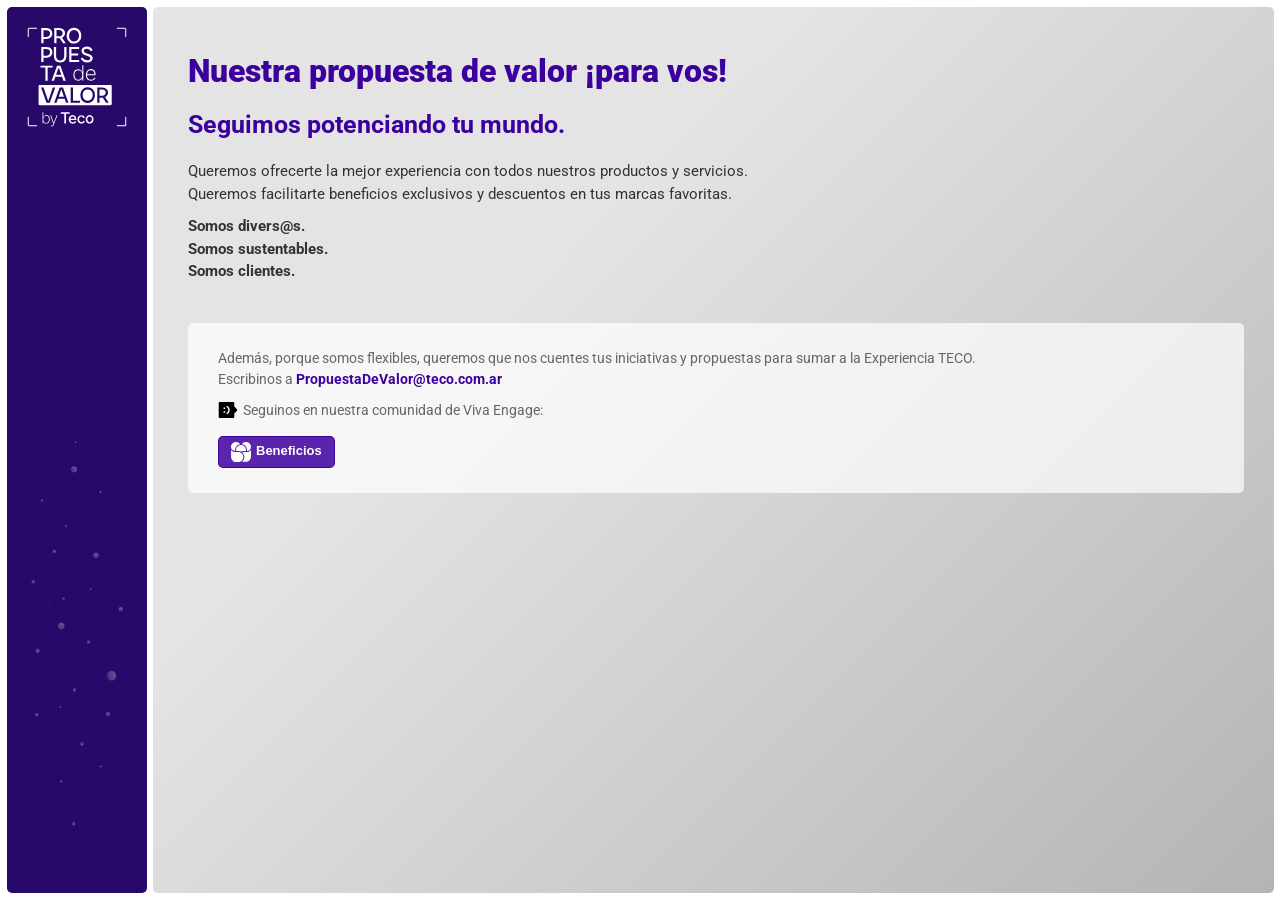
<file: PropuestaDeValor/categorias/nuestraPropuesta.html>
﻿<!DOCTYPE html>
<html lang="es" xmlns:mso="urn:schemas-microsoft-com:office:office"
	xmlns:msdt="uuid:C2F41010-65B3-11d1-A29F-00AA00C14882">

<head>
	<meta charset="UTF-8" />
	<meta content="width=device-width,initial-scale=1.0,maximum-scale=1.0" name="viewport">
	<title>Propuesta de Valor</title>
	<link rel="shortcut icon" type="image/x-icon" href="../assets/img/favicon.ico">
	<link rel="stylesheet" href="../assets/css/core.min.css" />
	<link rel="stylesheet" href="../assets/css/skin.css" />
	<link rel="stylesheet" href="../assets/css/pdv-beneficios.css" />
	<link rel="stylesheet" href="../assets/css/themify-icons.css" />
	<link rel="stylesheet" href="../assets/fonts/pulso/pulso.css">

	<!--[if lt IE 9]>
		<script type="text/javascript" src="http://html5shiv.googlecode.com/svn/trunk/html5.js"></script>
	<![endif]-->

	<!-- Global site tag (gtag.js) - Google Analytics -->
	<script async src="https://www.googletagmanager.com/gtag/js?id=UA-168668867-1"></script>
	<script>
		window.dataLayer = window.dataLayer || [];
		function gtag() {dataLayer.push(arguments);}
		gtag('js', new Date());

		gtag('config', 'UA-168668867-1');
	</script>

	<!-- Google Tag Manager -->
	<script>(function (w, d, s, l, i) {
			w[l] = w[l] || []; w[l].push({
				'gtm.start':
					new Date().getTime(), event: 'gtm.js'
			}); var f = d.getElementsByTagName(s)[0],
				j = d.createElement(s), dl = l != 'dataLayer' ? '&l=' + l : ''; j.async = true; j.src =
					'https://www.googletagmanager.com/gtm.js?id=' + i + dl; f.parentNode.insertBefore(j, f);
		})(window, document, 'script', 'dataLayer', 'GTM-NRTBZH9');</script>
	<!-- End Google Tag Manager -->

</head>

<body id="pdv">

	<!-- Google Tag Manager (noscript) -->
	<noscript><iframe src="https://www.googletagmanager.com/ns.html?id=GTM-NRTBZH9" height="0" width="0"
			style="display:none;visibility:hidden"></iframe></noscript>
	<!-- End Google Tag Manager (noscript) -->

	<div class="wrapper reveal-side-navigation">
		<div class="wrapper-inner">

			<!-- Content -->
			<div class="content clearfix">

				<div class="row-fluid">
					<div class="column width-3 categoria pdv-contenido">
						<div class="thumbnail" data-hover-easing="easeInOut" data-hover-speed="300">
							<a class="overlay-link" data-content="inline" data-aux-classes="tml-message-modal"
								data-toolbar="" data-modal-mode data-modal-width="600" data-lightbox-animation="fadeIn"
								href="../">
								<img id="logo-aside" src="../assets/img/propuestaDeValor_logo.svg" />
								<img id="bg-aside-pdv" src="../assets/img/bg-aside.png" />
								<object>
									<div id="volver">
										<img src="../assets/img/btn-volver.svg" /><span>Volver</span>
									</div>
								</object>
							</a>
						</div>
					</div>
					<div class="column width-9 contenido">
						<div class="thumbnail" data-hover-easing="easeInOut" data-hover-speed="300">
							<div class="row intro">
								<div class="column width-9">
									<h2><strong>Nuestra propuesta de valor ¡para vos!</strong></h2>
									<h3 class="mb-30">Seguimos potenciando tu mundo.</h3>
									<p class="lead mb-10">Queremos ofrecerte la mejor experiencia con todos nuestros
										productos y servicios.<br />Queremos facilitarte beneficios exclusivos y
										descuentos en tus marcas favoritas.</p>
									<p class="lead mb-30"><strong>Somos divers@s.<br />Somos sustentables.<br />Somos
											clientes.</strong></p>
								</div>
								<!-- <div class="column width-3 right pt-30">
									<img id="proposito" src="../assets/img/proposito.svg" />
								</div> -->
							</div>

							<div class="row">
								<div class="row banner">
									<div class="column width-12">
										<p class="pb-10">Además, porque somos flexibles, queremos que nos cuentes tus
											iniciativas y propuestas para sumar a la Experiencia TECO.<br />Escribinos a
											<a href="mailto:PropuestaDeValor@teco.com.ar"
												target="_blank">PropuestaDeValor@teco.com.ar</a>
										</p>
										<p class="pb-5" style="display: flex;">
											<img src="../assets/img/caritaVivaEngage.svg" id="caritaVivaEngage">Seguinos
											en
											nuestra
											comunidad de Viva Engage:
										</p>
										<p><a href="https://www.yammer.com/teco.com.ar/#/threads/inGroup?type=in_group&feedId=12515587"
												target="_blank" class="button vivaEngage"
												onclick="gtag('event', 'Viva Engage', {'event_category': 'Beneficios', 'event_label': 'Beneficios'});">
												<img class="vivaEngage"
													src="../assets/img/vivaEngage_logo.svg" />Beneficios</a>
										</p>
									</div>
								</div>
							</div>

						</div>
					</div>

				</div>
				<!-- Content End -->

			</div>
		</div>

		<!-- Js -->
		<script type="text/javascript" src="../assets/js/jquery-1.12.4.min.js"></script>
		<script type="text/javascript" src="../assets/js/jquery.tm.equalize.min.js"></script>
		<script type="text/javascript" src="../assets/js/timber.master.min.js"></script>

</body>

</html>
</file>
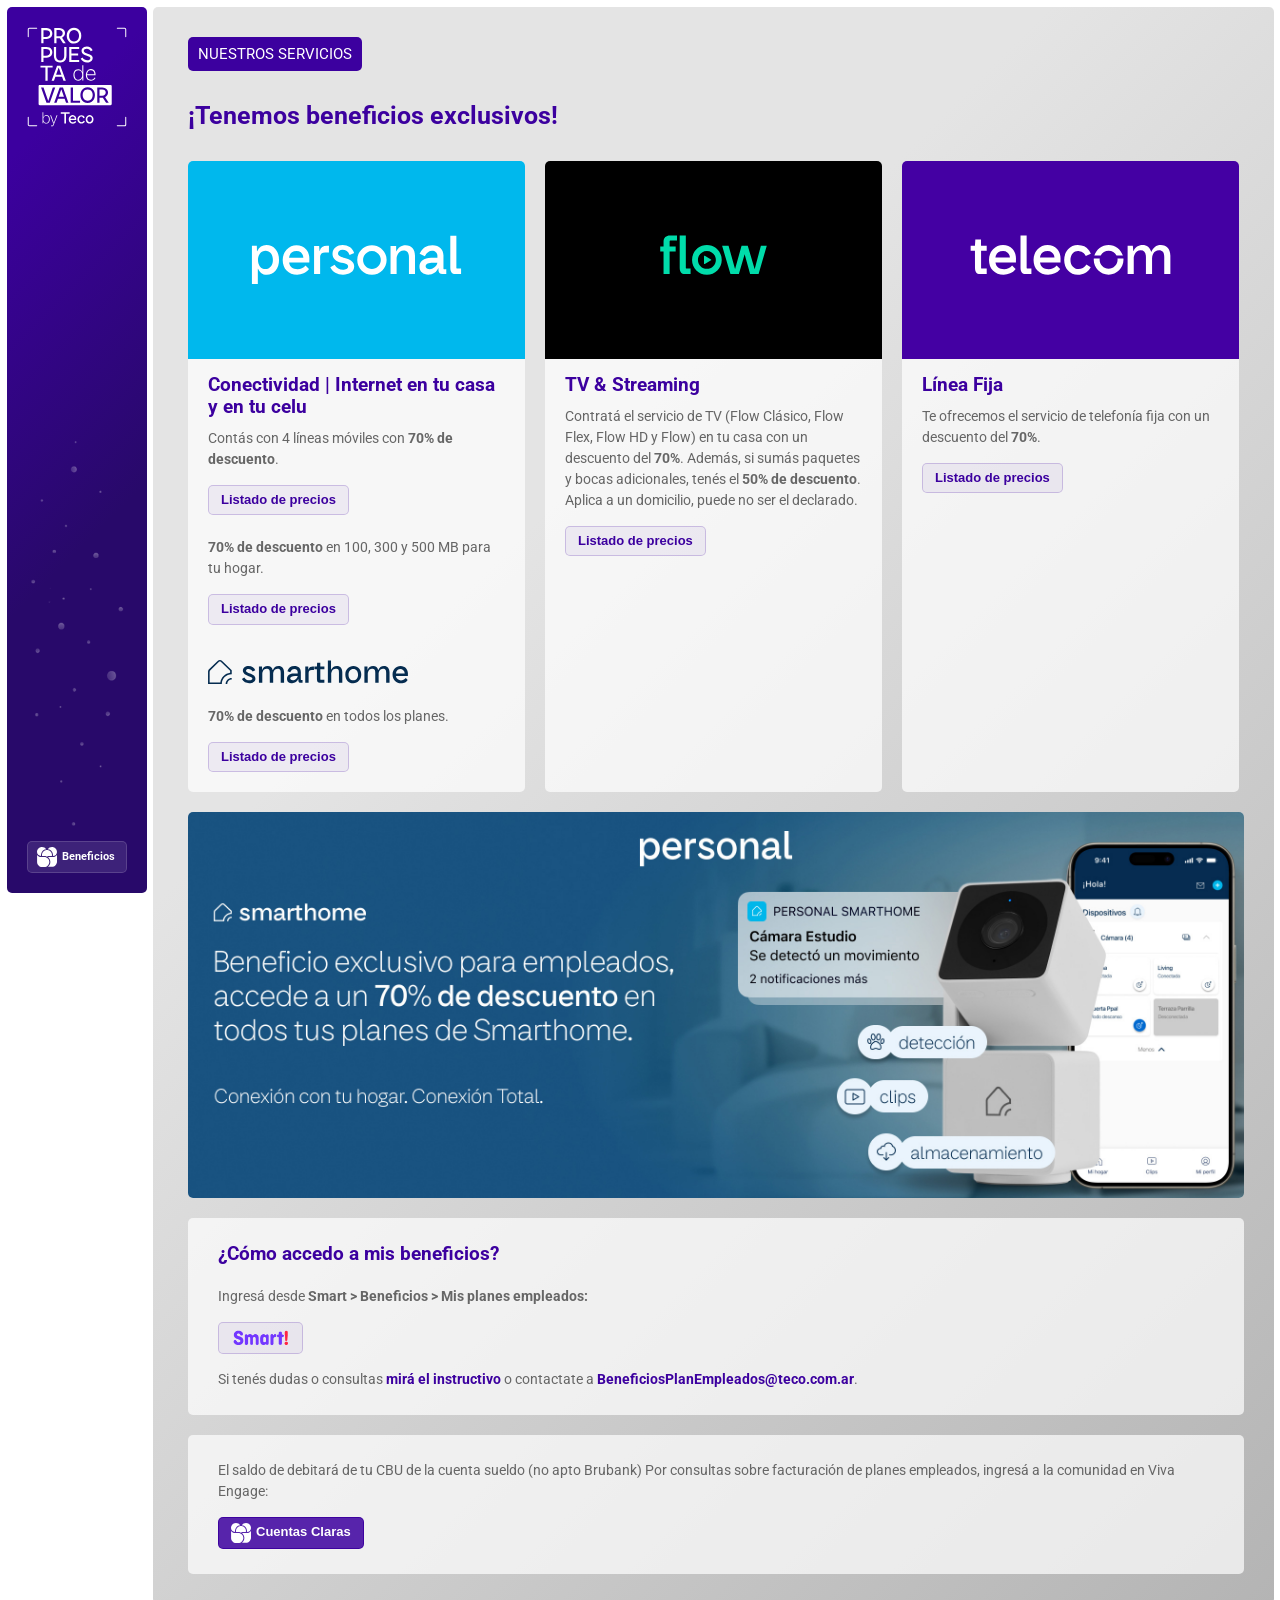
<file: PropuestaDeValor/categorias/nuestrosServicios.html>
﻿<!DOCTYPE html>
<html lang="es" xmlns:mso="urn:schemas-microsoft-com:office:office"
    xmlns:msdt="uuid:C2F41010-65B3-11d1-A29F-00AA00C14882">

<head>
    <meta charset="UTF-8" />
    <meta content="width=device-width,initial-scale=1.0,maximum-scale=1.0" name="viewport">
    <title>Nuestros servicios :: Propuesta de Valor</title>
    <link rel="shortcut icon" type="image/x-icon" href="../assets/img/favicon.ico">
    <link rel="stylesheet" href="../assets/css/core.min.css" />
    <link rel="stylesheet" href="../assets/css/skin.css" />
    <link rel="stylesheet" href="../assets/css/pdv-beneficios.css" />
    <link rel="stylesheet" href="../assets/css/themify-icons.css" />
    <link rel="stylesheet" href="../assets/fonts/pulso/pulso.css">

    <!--[if lt IE 9]>
		<script type="text/javascript" src="http://html5shiv.googlecode.com/svn/trunk/html5.js"></script>
	<![endif]-->

    <!-- Global site tag (gtag.js) - Google Analytics -->
    <script async src="https://www.googletagmanager.com/gtag/js?id=UA-168668867-1"></script>
    <script>
        window.dataLayer = window.dataLayer || [];
        function gtag() {dataLayer.push(arguments);}
        gtag('js', new Date());

        gtag('config', 'UA-168668867-1');
    </script>

    <!-- Google Tag Manager -->
    <script>(function (w, d, s, l, i) {
            w[l] = w[l] || []; w[l].push({
                'gtm.start':
                    new Date().getTime(), event: 'gtm.js'
            }); var f = d.getElementsByTagName(s)[0],
                j = d.createElement(s), dl = l != 'dataLayer' ? '&l=' + l : ''; j.async = true; j.src =
                    'https://www.googletagmanager.com/gtm.js?id=' + i + dl; f.parentNode.insertBefore(j, f);
        })(window, document, 'script', 'dataLayer', 'GTM-NRTBZH9');</script>
    <!-- End Google Tag Manager -->

</head>

<body id="nuestrosServicios">

    <!-- Google Tag Manager (noscript) -->
    <noscript><iframe src="https://www.googletagmanager.com/ns.html?id=GTM-NRTBZH9" height="0" width="0"
            style="display:none;visibility:hidden"></iframe></noscript>
    <!-- End Google Tag Manager (noscript) -->

    <div class="wrapper reveal-side-navigation">
        <div class="wrapper-inner">

            <!-- Content -->
            <div class="content clearfix">

                <div class="row-fluid">
                    <div class="column width-3 categoria pdv-contenido">
                        <div class="thumbnail" data-hover-easing="easeInOut" data-hover-speed="300">
                            <a class="overlay-link" data-content="inline" data-aux-classes="tml-message-modal"
                                data-toolbar="" data-modal-mode data-modal-width="600" data-lightbox-animation="fadeIn"
                                href="../">
                                <img id="logo-aside" src="../assets/img/propuestaDeValor_logo.svg" />
                                <img id="bg-aside-pdv" src="../assets/img/bg-aside.png" />
                                <object>
                                    <div id="volver">
                                        <img src="../assets/img/btn-volver.svg" /><span>Volver</span>
                                    </div>
                                </object>
                                <object>
                                    <a id="vivaEngage"
                                        href="https://www.yammer.com/teco.com.ar/#/threads/inGroup?type=in_group&feedId=12515587"
                                        target="_blank"
                                        onclick="gtag('event', 'Viva Engage', {'event_category': 'Beneficios', 'event_label': 'Beneficios'});">
                                        <p><img id="logo-aside" src="../assets/img/vivaEngage_logo.svg" />Beneficios</p>
                                    </a>
                                </object>
                            </a>
                        </div>
                    </div>
                    <div class="column width-9 contenido">
                        <div class="thumbnail" data-hover-easing="easeInOut" data-hover-speed="300">
                            <div class="row">
                                <div class="column width-12">
                                    <h3 class="categoria-pill">Nuestros servicios</h3>
                                </div>
                            </div>
                            <div class="row intro">
                                <div class="column width-12">
                                    <h3>¡Tenemos beneficios exclusivos!</h3>
                                </div>
                            </div>
                            <div class="row flex servicios">

                                <div class="column width-4">
                                    <div
                                        style="padding: 45px 0px; background: #00B8ED; border-top-right-radius: 5px !important; border-top-left-radius: 5px !important;">
                                        <img src="../assets/img/logos/personal-logo.svg" alt="" />
                                    </div>
                                    <h4>Conectividad | Internet en tu casa y en tu celu</h4>
                                    <p>Contás con 4 líneas móviles con <strong>70% de descuento</strong>.</p>
                                    <p><a href="#personal" class="lightbox-link button" data-content="inline"
                                            data-modal-mode data-lightbox-animation="fadeIn"
                                            onclick="gtag('event', 'Lista de Precios', {'event_category': 'Nuestos Servicios', 'event_label': 'Personal'});">Listado
                                            de precios</a></p>
                                    <p style="margin-top: 17px;"><strong>70% de descuento</strong> en 100, 300 y 500 MB
                                        para tu hogar.</p>
                                    <p><a href="#internet" class="lightbox-link button" data-content="inline"
                                            data-modal-mode data-lightbox-animation="fadeIn"
                                            onclick="gtag('event', 'Lista de Precios', {'event_category': 'Nuestos Servicios', 'event_label': 'Internet'});">Listado
                                            de precios</a></p>
                                    <p style="margin-top: 30px;"><img src="../assets/img/logos/smarthome-logo.svg"
                                            alt="" style="width: 200px" /></p>
                                    <p style="margin-top: 17px;"><strong>70% de descuento</strong> en todos los planes.
                                    </p>
                                    <p><a href="nuestrosServicios/smarthome-lista-de-precios.pdf" target="_blank"
                                            class="button"
                                            onclick="gtag('event', 'Lista de Precios', {'event_category': 'Nuestos Servicios', 'event_label': 'Internet'});">Listado
                                            de precios</a></p>

                                </div>
                                <!-- Modal Precios -->
                                <section id="personal" class="background-none hide">
                                    <table class="table">
                                        <thead>
                                            <tr>
                                                <th>Producto</th>
                                                <th>Precio de Lista</th>
                                                <th>Precio de Lista Combo</th>
                                                <th>Beneficio<br />Empleado</th>
                                                <th>Precio<br />Empleado</th>
                                            </tr>
                                        </thead>
                                        <tbody>
                                            <tr>
                                                <td colspan="5" class="producto personal">PERSONAL</td>
                                            </tr>
                                            <tr>
                                                <td>Plan 50GB Plus</td>
                                                <td>$ 74.000</td>
                                                <td></td>
                                                <td>70%</td>
                                                <td>$ 22.200</td>
                                            </tr>
                                            <tr>
                                                <td>Plan 30GB Plus</td>
                                                <td>$ 63.000</td>
                                                <td></td>
                                                <td>70%</td>
                                                <td>$ 18.900</td>
                                            </tr>
                                            <tr>
                                                <td>Plan 10GB Plus</td>
                                                <td>$ 52.000</td>
                                                <td></td>
                                                <td>70%</td>
                                                <td>$ 15.600</td>
                                            </tr>
                                            <tr>
                                                <td>Plan 5GB Plus(no venta)</td>
                                                <td>$ 36.000</td>
                                                <td></td>
                                                <td>70%</td>
                                                <td>$ 10.800</td>
                                            </tr>
                                        </tbody>
                                    </table>
                                    <div class="accordion" data-toggle-icon>
                                        <ul>
                                            <li>
                                                <a href="#precios-telecom" data-offset="-120" class="scroll-link">Todos
                                                    los productos</a>
                                                <div id="precios-telecom">
                                                    <div class="accordion-content">
                                                        <table class="table">
                                                            <tbody>
                                                                <tr>
                                                                    <td colspan="5" class="producto combo">COMBOS:
                                                                        Televisión + Internet</td>
                                                                </tr>
                                                                <tr>
                                                                    <td>Flow Full + Personal internet 500MB</td>
                                                                    <td>$ 93.600</td>
                                                                    <td></td>
                                                                    <td>70%</td>
                                                                    <td>$ 28.080</td>
                                                                </tr>
                                                                <tr>
                                                                    <td>Flow Full + Personal internet 300MB</td>
                                                                    <td>$ 82.360</td>
                                                                    <td></td>
                                                                    <td>70%</td>
                                                                    <td>$ 24.708</td>
                                                                </tr>
                                                                <tr>
                                                                    <td>Flow Full + Personal internet 100MB</td>
                                                                    <td>$ 72.400</td>
                                                                    <td></td>
                                                                    <td>70%</td>
                                                                    <td>$ 21.720</td>
                                                                </tr>
                                                                <tr>
                                                                    <td>Flow Full + Personal Lite 20MB + Voz</td>
                                                                    <td>$ 38.545</td>
                                                                    <td></td>
                                                                    <td>70%</td>
                                                                    <td>$ 11.564</td>
                                                                </tr>
                                                                <tr>
                                                                    <td colspan="5" class="producto fibertel">INTERNET
                                                                    </td>
                                                                </tr>
                                                                <tr>
                                                                    <td>Personal internet 500MB</td>
                                                                    <td>$ 66.800</td>
                                                                    <td> </td>
                                                                    <td>70%</td>
                                                                    <td>$ 20.040</td>
                                                                </tr>
                                                                <tr>
                                                                    <td>Personal internet 300MB</td>
                                                                    <td>$ 55.560</td>
                                                                    <td> </td>
                                                                    <td>70%</td>
                                                                    <td>$ 16.668</td>
                                                                </tr>
                                                                <tr>
                                                                    <td>Personal internet 100MB</td>
                                                                    <td>$ 45.600</td>
                                                                    <td> </td>
                                                                    <td>70%</td>
                                                                    <td>$ 13.680</td>
                                                                </tr>
                                                                <tr>
                                                                    <td>Personal internet Lite 20MB + Voz</td>
                                                                    <td>$ 44.725*</td>
                                                                    <td></td>
                                                                    <td>70%</td>
                                                                    <td>$ 13.418</td>
                                                                </tr>
                                                                <tr>
                                                                    <td colspan="5" class="producto flow">TELEVISIÓN *
                                                                    </td>
                                                                </tr>
                                                                <tr>
                                                                    <td>Flow Full (ex Flow Box)</td>
                                                                    <td>$ 25.700</td>
                                                                    <td> </td>
                                                                    <td>70%</td>
                                                                    <td>$ 7.710</td>
                                                                </tr>
                                                                <tr>
                                                                    <td>Flow Flex (ex Flow Now)***</td>
                                                                    <td>$ 6.800</td>
                                                                    <td>-</td>
                                                                    <td>70%</td>
                                                                    <td>$ 2.040</td>
                                                                </tr>
                                                                <tr>
                                                                    <td>Flow Clasico HD Full (ex Flow HD)</td>
                                                                    <td>$ 25.700</td>
                                                                    <td></td>
                                                                    <td>70%</td>
                                                                    <td>$ 7.710</td>
                                                                </tr>
                                                                <tr>
                                                                    <td>Flow Clásico</td>
                                                                    <td>$ 25.700</td>
                                                                    <td></td>
                                                                    <td>70%</td>
                                                                    <td>$ 7.710</td>
                                                                </tr>
                                                                <tr>
                                                                    <td colspan="5" class="producto plus">Packs</td>
                                                                </tr>
                                                                <tr>
                                                                    <td>HBO</td>
                                                                    <td>$ 6.040</td>
                                                                    <td></td>
                                                                    <td>50%</td>
                                                                    <td>$ 3.020</td>
                                                                </tr>
                                                                <tr>
                                                                    <td>Hot</td>
                                                                    <td>$ 6.480</td>
                                                                    <td></td>
                                                                    <td>50%</td>
                                                                    <td>$ 3.240</td>
                                                                </tr>
                                                                <tr>
                                                                    <td>Fútbol</td>
                                                                    <td>$ 9.150</td>
                                                                    <td></td>
                                                                    <td>50%</td>
                                                                    <td>$ 4.575</td>
                                                                </tr>
                                                                <tr>
                                                                    <td colspan="5" class="producto plus">Bocas
                                                                        adicionales</td>
                                                                </tr>
                                                                <tr>
                                                                    <td>Adicional Flow Full</td>
                                                                    <td>$ 2.425</td>
                                                                    <td></td>
                                                                    <td>50%</td>
                                                                    <td>$ 1.213</td>
                                                                </tr>
                                                                <tr>
                                                                    <td colspan="5" class="producto plus">Otros
                                                                        adicionales</td>
                                                                </tr>
                                                                <tr>
                                                                    <td>Pack Horas Adicionales</td>
                                                                    <td>$ 3.625</td>
                                                                    <td></td>
                                                                    <td>50%</td>
                                                                    <td>$ 1.813</td>
                                                                </tr>
                                                                <tr>
                                                                    <!--<td>Personal Security**</td>
																	<td>$ 1.581</td>
																	<td></td>
																	<td>50%</td>
																	<td>$ 791</td>-->
                                                                </tr>
                                                                <tr>
                                                                    <td colspan="5" class="leyenda">*El costo de
                                                                        instalación es sin cargo a excepción de la 2da
                                                                        boca del producto Flow Full País/AMBA $10.000.
                                                                        y luego $1965 por mes.
                                                                        Instalación bocas adicionales: junto con la
                                                                        instalación principal de CATV hasta la 4ta
                                                                        boca.
                                                                        ***Beneficios
                                                                        solo para solicitudes creadas por Smart.</td>
                                                                </tr>
                                                                <tr>
                                                                    <td colspan="5" class="producto telecom">TELEFONÍA
                                                                        FIJA</td>
                                                                </tr>
                                                                <tr>
                                                                    <td>Plan Total País Full</td>
                                                                    <td>$ 11.385*</td>
                                                                    <td></td>
                                                                    <td>70%</td>
                                                                    <td>$ 3.416*</td>
                                                                </tr>
                                                            </tbody>
                                                        </table>
                                                    </div>
                                                </div>
                                            </li>
                                        </ul>
                                    </div>
                                </section>
                                <!-- Modal End -->
                                <!-- Modal Precios -->
                                <section id="internet" class="background-none hide">
                                    <table class="table">
                                        <thead>
                                            <tr>
                                                <th>Producto</th>
                                                <th>Precio de Lista</th>
                                                <th>Precio de Lista Combo</th>
                                                <th>Beneficio<br />Empleado</th>
                                                <th>Precio<br />Empleado</th>
                                            </tr>
                                        </thead>
                                        <tbody>
                                            <tr>
                                                <td colspan="5" class="producto combo">COMBOS: Televisión + Internet
                                                </td>
                                            </tr>
                                            <tr>
                                                <td>Flow Full + Personal internet 500MB</td>
                                                <td>$ 93.600</td>
                                                <td></td>
                                                <td>70%</td>
                                                <td>$ 28.080</td>
                                            </tr>
                                            <tr>
                                                <td>Flow Full + Personal internet 300MB</td>
                                                <td>$ 82.360</td>
                                                <td></td>
                                                <td>70%</td>
                                                <td>$ 24.708</td>
                                            </tr>
                                            <tr>
                                                <td>Flow Full + Personal internet 100MB</td>
                                                <td>$ 72.400</td>
                                                <td></td>
                                                <td>70%</td>
                                                <td>$ 21.720</td>
                                            </tr>
                                            <tr>
                                                <td>Flow Full + Personal Lite 20MB + Voz</td>
                                                <td>$ 38.545</td>
                                                <td></td>
                                                <td>70%</td>
                                                <td>$ 11.564</td>
                                            </tr>
                                            <tr>
                                                <td colspan="5" class="producto fibertel">INTERNET</td>
                                            </tr>
                                            <tr>
                                                <td>Personal internet 500MB</td>
                                                <td>$ 66.800</td>
                                                <td> </td>
                                                <td>70%</td>
                                                <td>$ 20.040</td>
                                            </tr>
                                            <tr>
                                                <td>Personal internet 300MB</td>
                                                <td>$ 55.560</td>
                                                <td> </td>
                                                <td>70%</td>
                                                <td>$ 16.668</td>
                                            </tr>
                                            <tr>
                                                <td>Personal internet 100MB</td>
                                                <td>$ 45.600</td>
                                                <td> </td>
                                                <td>70%</td>
                                                <td>$ 13.680</td>
                                            </tr>
                                            <tr>
                                                <td>Personal internet Lite 20MB + Voz</td>
                                                <td>$ 44.725*</td>
                                                <td></td>
                                                <td>70%</td>
                                                <td>$ 13.418</td>
                                            </tr>
                                        </tbody>
                                    </table>
                                    <div class="accordion" data-toggle-icon>
                                        <ul>
                                            <li>
                                                <a href="#precios-fibertel" data-offset="-120" class="scroll-link">Todos
                                                    los productos</a>
                                                <div id="precios-fibertel">
                                                    <div class="accordion-content">
                                                        <table class="table">
                                                            <tbody>
                                                                <tr>
                                                                    <td colspan="5" class="producto flow">TELEVISIÓN *
                                                                    </td>
                                                                </tr>
                                                                <tr>
                                                                    <td>Flow Full (ex Flow Box)</td>
                                                                    <td>$ 25.700</td>
                                                                    <td> </td>
                                                                    <td>70%</td>
                                                                    <td>$ 7.710</td>
                                                                </tr>
                                                                <tr>
                                                                    <td>Flow Flex (ex Flow Now)***</td>
                                                                    <td>$ 6.800</td>
                                                                    <td>-</td>
                                                                    <td>70%</td>
                                                                    <td>$ 2.040</td>
                                                                </tr>
                                                                <tr>
                                                                    <td>Flow Clasico HD Full (ex Flow HD)</td>
                                                                    <td>$ 25.700</td>
                                                                    <td></td>
                                                                    <td>70%</td>
                                                                    <td>$ 7.710</td>
                                                                </tr>
                                                                <tr>
                                                                    <td>Flow Clásico</td>
                                                                    <td>$ 25.700</td>
                                                                    <td></td>
                                                                    <td>70%</td>
                                                                    <td>$ 7.710</td>
                                                                </tr>
                                                                <tr>
                                                                    <td colspan="5" class="producto plus">Packs</td>
                                                                </tr>
                                                                <tr>
                                                                    <td>HBO</td>
                                                                    <td>$ 6.040</td>
                                                                    <td></td>
                                                                    <td>50%</td>
                                                                    <td>$ 3.020</td>
                                                                </tr>
                                                                <tr>
                                                                    <td>Hot</td>
                                                                    <td>$ 6.480</td>
                                                                    <td></td>
                                                                    <td>50%</td>
                                                                    <td>$ 3.240</td>
                                                                </tr>
                                                                <tr>
                                                                    <td>Fútbol</td>
                                                                    <td>$ 9.150</td>
                                                                    <td></td>
                                                                    <td>50%</td>
                                                                    <td>$ 4.575</td>
                                                                </tr>
                                                                <tr>
                                                                    <td colspan="5" class="producto plus">Bocas
                                                                        adicionales</td>
                                                                </tr>
                                                                <tr>
                                                                    <td>Adicional Flow Full</td>
                                                                    <td>$ 2.425</td>
                                                                    <td></td>
                                                                    <td>50%</td>
                                                                    <td>$ 1.213</td>
                                                                </tr>
                                                                <tr>
                                                                    <td colspan="5" class="producto plus">Otros
                                                                        adicionales</td>
                                                                </tr>
                                                                <tr>
                                                                    <td>Pack Horas Adicionales</td>
                                                                    <td>$ 3.625</td>
                                                                    <td></td>
                                                                    <td>50%</td>
                                                                    <td>$ 1.813</td>
                                                                </tr>
                                                                <tr>
                                                                    <!--<td>Personal Security**</td>
																	<td>$ 1.581</td>
																	<td></td>
																	<td>50%</td>
																	<td>$ 791</td>-->
                                                                </tr>
                                                                <tr>
                                                                    <td colspan="5" class="leyenda">* El costo de
                                                                        instalación es sin cargo a excepción de la 2da
                                                                        boca del producto Flow Full País/AMBA $10.000.
                                                                        y luego $1965 por mes.
                                                                        Instalación bocas adicionales: junto con la
                                                                        instalación principal de CATV hasta la 4ta
                                                                        boca.
                                                                        ***Beneficios
                                                                        solo para solicitudes creadas por Smart.</td>
                                                                </tr>
                                                                <tr>
                                                                    <td colspan="5" class="producto personal">PERSONAL
                                                                    </td>
                                                                </tr>
                                                                <tr>
                                                                    <td>Plan 50GB Plus</td>
                                                                    <td>$ 74.000</td>
                                                                    <td></td>
                                                                    <td>70%</td>
                                                                    <td>$ 22.200</td>
                                                                </tr>
                                                                <tr>
                                                                    <td>Plan 30GB Plus</td>
                                                                    <td>$ 63.000</td>
                                                                    <td></td>
                                                                    <td>70%</td>
                                                                    <td>$ 18.900</td>
                                                                </tr>
                                                                <tr>
                                                                    <td>Plan 10GB Plus</td>
                                                                    <td>$ 52.000</td>
                                                                    <td></td>
                                                                    <td>70%</td>
                                                                    <td>$ 15.600</td>
                                                                </tr>
                                                                <tr>
                                                                    <td>Plan 5GB Plus(no venta)</td>
                                                                    <td>$ 36.000</td>
                                                                    <td></td>
                                                                    <td>70%</td>
                                                                    <td>$ 10.800</td>
                                                                </tr>
                                                                <td colspan="5" class="producto telecom">TELEFONÍA
                                                                    FIJA</td>
                                                                </tr>
                                                                <tr>
                                                                    <td>Plan Total País Full</td>
                                                                    <td>$ 11.385*</td>
                                                                    <td></td>
                                                                    <td>70%</td>
                                                                    <td>$ 3.416*</td>
                                                                </tr>
                                                            </tbody>
                                                        </table>
                                                    </div>
                                                </div>
                                            </li>
                                        </ul>
                                    </div>
                                </section>
                                <!-- Modal End -->
                                <div class="column width-4">
                                    <div
                                        style="padding: 45px 0px; background: #000; border-top-right-radius: 5px !important; border-top-left-radius: 5px !important;">
                                        <img src="../assets/img/logos/flow-logo.svg" alt="" />
                                    </div>
                                    <h4>TV & Streaming</h4>
                                    <p>Contratá el servicio de TV (Flow Clásico, Flow Flex, Flow HD y Flow) en tu casa
                                        con un descuento del <strong>70%</strong>. Además, si sumás paquetes y bocas
                                        adicionales, tenés el <strong>50% de descuento</strong>. Aplica a un domicilio,
                                        puede no ser el declarado.</p>
                                    <p><a href="#flow" class="lightbox-link button" data-content="inline"
                                            data-modal-mode data-lightbox-animation="fadeIn"
                                            onclick="gtag('event', 'Lista de Precios', {'event_category': 'Nuestos Servicios', 'event_label': 'Televisión'});">Listado
                                            de precios</a></p>
                                </div>
                                <!-- Modal Precios -->
                                <section id="flow" class="background-none hide">
                                    <table class="table">
                                        <thead>
                                            <tr>
                                                <th>Producto</th>
                                                <th>Precio de Lista</th>
                                                <th>Precio de Lista Combo</th>
                                                <th>Beneficio<br />Empleado</th>
                                                <th>Precio<br />Empleado</th>
                                            </tr>
                                        </thead>
                                        <tbody>
                                            <tr>
                                                <td colspan="5" class="producto combo">COMBOS: Televisión + Internet
                                                </td>
                                            </tr>
                                            <tr>
                                                <td>Flow Full + Personal internet 500MB</td>
                                                <td>$ 93.600</td>
                                                <td></td>
                                                <td>70%</td>
                                                <td>$ 28.080</td>
                                            </tr>
                                            <tr>
                                                <td>Flow Full + Personal internet 300MB</td>
                                                <td>$ 82.360</td>
                                                <td></td>
                                                <td>70%</td>
                                                <td>$ 24.708</td>
                                            </tr>
                                            <tr>
                                                <td>Flow Full + Personal internet 100MB</td>
                                                <td>$ 72.400</td>
                                                <td></td>
                                                <td>70%</td>
                                                <td>$ 21.720</td>
                                            </tr>
                                            <tr>
                                                <td>Flow Full + Personal Lite 20MB + Voz</td>
                                                <td>$ 38.545</td>
                                                <td></td>
                                                <td>70%</td>
                                                <td>$ 11.564</td>
                                            </tr>
                                            <tr>
                                                <td colspan="5" class="producto flow">TELEVISIÓN *</td>
                                            </tr>
                                            <tr>
                                                <td>Flow Full (ex Flow Box)</td>
                                                <td>$ 25.700</td>
                                                <td> </td>
                                                <td>70%</td>
                                                <td>$ 7.710</td>
                                            </tr>
                                            <tr>
                                                <td>Flow Flex (ex Flow Now)***</td>
                                                <td>$ 6.800</td>
                                                <td>-</td>
                                                <td>70%</td>
                                                <td>$ 2.040</td>
                                            </tr>
                                            <tr>
                                                <td>Flow Clasico HD Full (ex Flow HD)</td>
                                                <td>$ 25.700</td>
                                                <td></td>
                                                <td>70%</td>
                                                <td>$ 7.710</td>
                                            </tr>
                                            <tr>
                                                <td>Flow Clásico</td>
                                                <td>$ 25.700</td>
                                                <td></td>
                                                <td>70%</td>
                                                <td>$ 7.710</td>
                                            </tr>
                                            <tr>
                                                <td colspan="5" class="producto plus">Packs</td>
                                            </tr>
                                            <tr>
                                                <td>HBO</td>
                                                <td>$ 6.040</td>
                                                <td></td>
                                                <td>50%</td>
                                                <td>$ 3.020</td>
                                            </tr>
                                            <tr>
                                                <td>Hot</td>
                                                <td>$ 6.480</td>
                                                <td></td>
                                                <td>50%</td>
                                                <td>$ 3.240</td>
                                            </tr>
                                            <tr>
                                                <td>Fútbol</td>
                                                <td>$ 9.150</td>
                                                <td></td>
                                                <td>50%</td>
                                                <td>$ 4.575</td>
                                            </tr>
                                            <tr>
                                                <td colspan="5" class="producto plus">Bocas adicionales</td>
                                            </tr>
                                            <tr>
                                                <td>Adicional Flow Full</td>
                                                <td>$ 2.425</td>
                                                <td></td>
                                                <td>50%</td>
                                                <td>$ 1.213</td>
                                            </tr>
                                            <tr>
                                                <td colspan="5" class="producto plus">Otros
                                                    adicionales</td>
                                            </tr>
                                            <tr>
                                                <td>Pack Horas Adicionales</td>
                                                <td>$ 3.625</td>
                                                <td></td>
                                                <td>50%</td>
                                                <td>$ 1.813</td>
                                            </tr>
                                            <tr>
                                                <!--<td>Personal Security**</td>
																	<td>$ 1.581</td>
																	<td></td>
																	<td>50%</td>
																	<td>$ 791</td>-->
                                            </tr>
                                            <tr>
                                                <td colspan="5" class="leyenda">* El costo de
                                                    instalación es sin cargo a excepción de la 2da
                                                    boca del producto Flow Full País/AMBA $10.000.
                                                    y luego $1965 por mes.
                                                    Instalación bocas adicionales: junto con la
                                                    instalación principal de CATV hasta la 4ta
                                                    boca.
                                                    ***Beneficios solo para solicitudes
                                                    creadas por Smart.</td>
                                            </tr>
                                        </tbody>
                                    </table>
                                    <div class="accordion" data-toggle-icon>
                                        <ul>
                                            <li>
                                                <a href="#precios-flow" data-offset="-120" class="scroll-link">Todos los
                                                    productos</a>
                                                <div id="precios-flow">
                                                    <div class="accordion-content">
                                                        <table class="table">
                                                            <tbody>
                                                                <tr>
                                                                    <td colspan="5" class="producto fibertel">INTERNET
                                                                    </td>
                                                                </tr>
                                                                <tr>
                                                                    <td>Personal internet 500MB</td>
                                                                    <td>$ 66.800</td>
                                                                    <td> </td>
                                                                    <td>70%</td>
                                                                    <td>$ 20.040</td>
                                                                </tr>
                                                                </tr>
                                                                <tr>
                                                                    <td>Personal internet 300MB</td>
                                                                    <td>$ 55.560</td>
                                                                    <td> </td>
                                                                    <td>70%</td>
                                                                    <td>$ 16.668</td>
                                                                </tr>
                                                                <tr>
                                                                    <td>Personal internet 100MB</td>
                                                                    <td>$ 45.600</td>
                                                                    <td> </td>
                                                                    <td>70%</td>
                                                                    <td>$ 13.680</td>
                                                                </tr>
                                                                <tr>
                                                                    <td>Personal internet Lite 20MB + Voz</td>
                                                                    <td>$ 44.725*</td>
                                                                    <td></td>
                                                                    <td>70%</td>
                                                                    <td>$ 13.418</td>
                                                                </tr>
                                                                <tr>
                                                                    <td colspan="5" class="producto personal">PERSONAL
                                                                    </td>
                                                                </tr>
                                                                <tr>
                                                                    <td>Plan 50GB Plus</td>
                                                                    <td>$ 74.000</td>
                                                                    <td></td>
                                                                    <td>70%</td>
                                                                    <td>$ 22.200</td>
                                                                </tr>
                                                                <tr>
                                                                    <td>Plan 30GB Plus</td>
                                                                    <td>$ 63.000</td>
                                                                    <td></td>
                                                                    <td>70%</td>
                                                                    <td>$ 18.900</td>
                                                                </tr>
                                                                <tr>
                                                                    <td>Plan 10GB Plus</td>
                                                                    <td>$ 52.000</td>
                                                                    <td></td>
                                                                    <td>70%</td>
                                                                    <td>$ 15.600</td>
                                                                </tr>
                                                                <tr>
                                                                    <td>Plan 5GB Plus(no venta)</td>
                                                                    <td>$ 36.000</td>
                                                                    <td></td>
                                                                    <td>70%</td>
                                                                    <td>$ 10.800</td>
                                                                </tr>
                                                                <tr>
                                                                    <td colspan="5" class="producto telecom">TELEFONÍA
                                                                        FIJA</td>
                                                                </tr>
                                                                <tr>
                                                                    <td>Plan Total País Full</td>
                                                                    <td>$ 11.385*</td>
                                                                    <td></td>
                                                                    <td>70%</td>
                                                                    <td>$ 3.416*</td>
                                                                </tr>
                                                            </tbody>
                                                        </table>
                                                    </div>
                                                </div>
                                            </li>
                                        </ul>
                                    </div>
                                </section>
                                <!-- Modal End -->

                                <div class="column width-4">
                                    <div
                                        style="padding: 45px 0px; background: #4400A3; border-top-right-radius: 5px !important; border-top-left-radius: 5px !important;">
                                        <img src="../assets/img/logos/telecom-logo.svg" alt="" />
                                    </div>
                                    <h4>Línea Fija</h4>
                                    <p>Te ofrecemos el servicio de telefonía fija con un descuento del
                                        <strong>70%</strong>.
                                    </p>
                                    <p><a href="#telecom" class="lightbox-link button" data-content="inline"
                                            data-modal-mode data-lightbox-animation="fadeIn"
                                            onclick="gtag('event', 'Lista de Precios', {'event_category': 'Nuestos Servicios', 'event_label': 'Telefonía Fija'});">Listado
                                            de precios</a></p>
                                </div>
                                <!-- Modal Precios -->
                                <section id="telecom" class="background-none hide">
                                    <table class="table">
                                        <thead>
                                            <tr>
                                                <th>Producto</th>
                                                <th>Precio de Lista</th>
                                                <th>Precio de Lista Combo</th>
                                                <th>Beneficio<br />Empleado</th>
                                                <th>Precio<br />Empleado</th>
                                            </tr>
                                        </thead>
                                        <tbody>
                                            <tr>
                                                <td colspan="5" class="producto telecom">TELEFONÍA FIJA</td>
                                            </tr>
                                            <tr>
                                                <td>Plan Total País Full</td>
                                                <td>$ 11.385*</td>
                                                <td></td>
                                                <td>70%</td>
                                                <td>$ 3.416*</td>
                                            </tr>
                                        </tbody>
                                    </table>
                                    <div class="accordion" data-toggle-icon>
                                        <ul>
                                            <li>
                                                <a href="#precios-telecom" data-offset="-120" class="scroll-link">Todos
                                                    los productos</a>
                                                <div id="precios-telecom">
                                                    <div class="accordion-content">
                                                        <table class="table">
                                                            <tbody>
                                                                <tr>
                                                                    <td colspan="5" class="producto combo">COMBOS:
                                                                        Televisión + Internet</td>
                                                                </tr>
                                                                <tr>
                                                                    <td>Flow Full + Personal internet 500MB</td>
                                                                    <td>$ 93.600</td>
                                                                    <td></td>
                                                                    <td>70%</td>
                                                                    <td>$ 28.080</td>
                                                                </tr>
                                                                <tr>
                                                                    <td>Flow Full + Personal internet 300MB</td>
                                                                    <td>$ 82.360</td>
                                                                    <td></td>
                                                                    <td>70%</td>
                                                                    <td>$ 24.708</td>
                                                                </tr>
                                                                <tr>
                                                                    <td>Flow Full + Personal internet 100MB</td>
                                                                    <td>$ 72.400</td>
                                                                    <td></td>
                                                                    <td>70%</td>
                                                                    <td>$ 21.720</td>
                                                                </tr>
                                                                <tr>
                                                                    <td>Flow Full + Personal Lite 20MB + Voz</td>
                                                                    <td>$ 38.545</td>
                                                                    <td></td>
                                                                    <td>70%</td>
                                                                    <td>$ 11.564</td>
                                                                </tr>
                                                                <tr>
                                                                    <td colspan="5" class="producto fibertel">INTERNET
                                                                    </td>
                                                                </tr>
                                                                <tr>
                                                                    <td>Personal internet 500MB</td>
                                                                    <td>$ 66.800</td>
                                                                    <td> </td>
                                                                    <td>70%</td>
                                                                    <td>$ 20.040</td>
                                                                </tr>
                                                                <tr>
                                                                    <td>Personal internet 300MB</td>
                                                                    <td>$ 55.560</td>
                                                                    <td> </td>
                                                                    <td>70%</td>
                                                                    <td>$ 16.668</td>
                                                                </tr>
                                                                <tr>
                                                                    <td>Personal internet 100MB</td>
                                                                    <td>$ 45.600</td>
                                                                    <td> </td>
                                                                    <td>70%</td>
                                                                    <td>$ 13.680</td>
                                                                </tr>
                                                                <tr>
                                                                    <td>Personal internet Lite 20MB + Voz</td>
                                                                    <td>$ 44.725*</td>
                                                                    <td></td>
                                                                    <td>70%</td>
                                                                    <td>$ 13.418</td>
                                                                </tr>
                                                                <tr>
                                                                    <td colspan="5" class="producto flow">TELEVISIÓN *
                                                                    </td>
                                                                </tr>
                                                                <tr>
                                                                    <td>Flow Full (ex Flow Box)</td>
                                                                    <td>$ 25.700</td>
                                                                    <td> </td>
                                                                    <td>70%</td>
                                                                    <td>$ 7.710</td>
                                                                </tr>
                                                                <tr>
                                                                    <td>Flow Flex (ex Flow Now)***</td>
                                                                    <td>$ 6.800</td>
                                                                    <td>-</td>
                                                                    <td>70%</td>
                                                                    <td>$ 2.040</td>
                                                                </tr>
                                                                <tr>
                                                                    <td>Flow Clasico HD Full (ex Flow HD)</td>
                                                                    <td>$ 25.700</td>
                                                                    <td></td>
                                                                    <td>70%</td>
                                                                    <td>$ 7.710</td>
                                                                </tr>
                                                                <tr>
                                                                    <td>Flow Clásico</td>
                                                                    <td>$ 25.700</td>
                                                                    <td></td>
                                                                    <td>70%</td>
                                                                    <td>$ 7.710</td>
                                                                </tr>
                                                                <tr>
                                                                    <td colspan="5" class="producto plus">Packs</td>
                                                                </tr>
                                                                </tr>
                                                                <tr>
                                                                    <td>HBO</td>
                                                                    <td>$ 6.040</td>
                                                                    <td></td>
                                                                    <td>50%</td>
                                                                    <td>$ 3.020</td>
                                                                </tr>
                                                                <tr>
                                                                    <td>Hot</td>
                                                                    <td>$ 6.480</td>
                                                                    <td></td>
                                                                    <td>50%</td>
                                                                    <td>$ 3.240</td>
                                                                </tr>
                                                                <tr>
                                                                    <td>Fútbol</td>
                                                                    <td>$ 9.150</td>
                                                                    <td></td>
                                                                    <td>50%</td>
                                                                    <td>$ 4.575</td>
                                                                </tr>
                                                                <tr>
                                                                    <td colspan="5" class="producto plus">Bocas
                                                                        adicionales</td>
                                                                </tr>
                                                                <tr>
                                                                    <td>Adicional Flow Full</td>
                                                                    <td>$ 2.425</td>
                                                                    <td></td>
                                                                    <td>50%</td>
                                                                    <td>$ 1.213</td>
                                                                </tr>
                                                                <tr>
                                                                    <td colspan="5" class="producto plus">Otros
                                                                        adicionales</td>
                                                                </tr>
                                                                <tr>
                                                                    <td>Pack Horas Adicionales</td>
                                                                    <td>$ 3.625</td>
                                                                    <td></td>
                                                                    <td>50%</td>
                                                                    <td>$ 1.813</td>
                                                                </tr>
                                                                <tr>
                                                                    <!--<td>Personal Security**</td>
																	<td>$ 1.581</td>
																	<td></td>
																	<td>50%</td>
																	<td>$ 791</td>-->
                                                                </tr>
                                                                <tr>
                                                                    <td colspan="5" class="leyenda">(* El costo de
                                                                        instalación es sin cargo a excepción de la 2da
                                                                        boca del producto Flow Full País/AMBA $10.000.
                                                                        y luego $1965 por mes.
                                                                        Instalación bocas adicionales: junto con la
                                                                        instalación principal de CATV hasta la 4ta
                                                                        boca.
                                                                        ***Beneficios
                                                                        solo para solicitudes creadas por Smart.</td>
                                                                </tr>
                                                                <tr>
                                                                    <td colspan="5" class="producto personal">PERSONAL
                                                                    </td>
                                                                </tr>
                                                                <tr>
                                                                    <td>Plan 50GB Plus</td>
                                                                    <td>$ 74.000</td>
                                                                    <td></td>
                                                                    <td>70%</td>
                                                                    <td>$ 22.200</td>
                                                                </tr>
                                                                <tr>
                                                                    <td>Plan 30GB Plus</td>
                                                                    <td>$ 63.000</td>
                                                                    <td></td>
                                                                    <td>70%</td>
                                                                    <td>$ 18.900</td>
                                                                </tr>
                                                                <tr>
                                                                    <td>Plan 10GB Plus</td>
                                                                    <td>$ 52.000</td>
                                                                    <td></td>
                                                                    <td>70%</td>
                                                                    <td>$ 15.600</td>
                                                                </tr>
                                                                <tr>
                                                                    <td>Plan 5GB Plus(no venta)</td>
                                                                    <td>$ 36.000</td>
                                                                    <td></td>
                                                                    <td>70%</td>
                                                                    <td>$ 10.800</td>
                                                                </tr>
                                                            </tbody>
                                                        </table>
                                                    </div>
                                                </div>
                                            </li>
                                        </ul>
                                    </div>
                                </section>
                                <!-- Modal End -->

                            </div>

                            <div class="row">
                                <div class="row banner smarthome">
                                    <div class="column width-12 center">
                                        <img src="nuestrosServicios/banner-smarthome.jpg">
                                    </div>
                                </div>
                            </div>
                            <div class="row">
                                <div class="row banner">
                                    <div class="column width-12">
                                        <h4>¿Cómo accedo a mis beneficios?</h4>
                                        <p class="no-border">Ingresá desde <strong>Smart > Beneficios > Mis planes
                                                empleados:</strong></p>
                                        <p class="pb-10"><a href="http://smart.telecom.com.ar/" target="_blank"
                                                class="button smart"
                                                onclick="gtag('event', 'Smart', {'event_category': 'Beneficios', 'event_label': 'Mis planes empleados'});">
                                                <img class="smart" src="../assets/img/smart-logo.png" /></a></p>
                                        <p class="bt-0">Si tenés dudas o consultas <a
                                                href="nuestrosServicios/PlanesEmpleados-Instructivo.pdf"
                                                target="_blank">mirá el instructivo</a> o contactate a <a
                                                href="mailto:BeneficiosPlanEmpleados@teco.com.ar"
                                                target="_blank">BeneficiosPlanEmpleados@teco.com.ar</a>.</p>
                                    </div>
                                </div>
                            </div>
                            <div class="row">
                                <div class="row banner">
                                    <div class="column width-12">
                                        <p class="no-border">El saldo de debitará de tu CBU de la cuenta sueldo (no
                                            apto Brubank)
                                            Por consultas sobre facturación de planes empleados, ingresá a la comunidad
                                            en Viva Engage:</p>
                                        <p><a href="https://www.yammer.com/teco.com.ar/#/threads/inGroup?type=in_group&feedId=4679016448"
                                                target="_blank" class="button vivaEngage"
                                                onclick="gtag('event', 'Viva Engage', {'event_category': 'Beneficios', 'event_label': 'Cuentas Claras'});">
                                                <img class="vivaEngage"
                                                    src="../assets/img/vivaEngage_logo.svg" />Cuentas
                                                Claras</a>
                                        </p>
                                    </div>
                                </div>
                            </div>
                        </div>
                    </div>
                </div>

            </div>
            <!-- Content End -->

        </div>
    </div>

    <!-- Js -->
    <script type="text/javascript" src="../assets/js/jquery-1.12.4.min.js"></script>
    <script type="text/javascript" src="../assets/js/jquery.tm.equalize.min.js"></script>
    <script src="../assets/js/timber.master.min.js"></script>

</body>

</html>
</file>
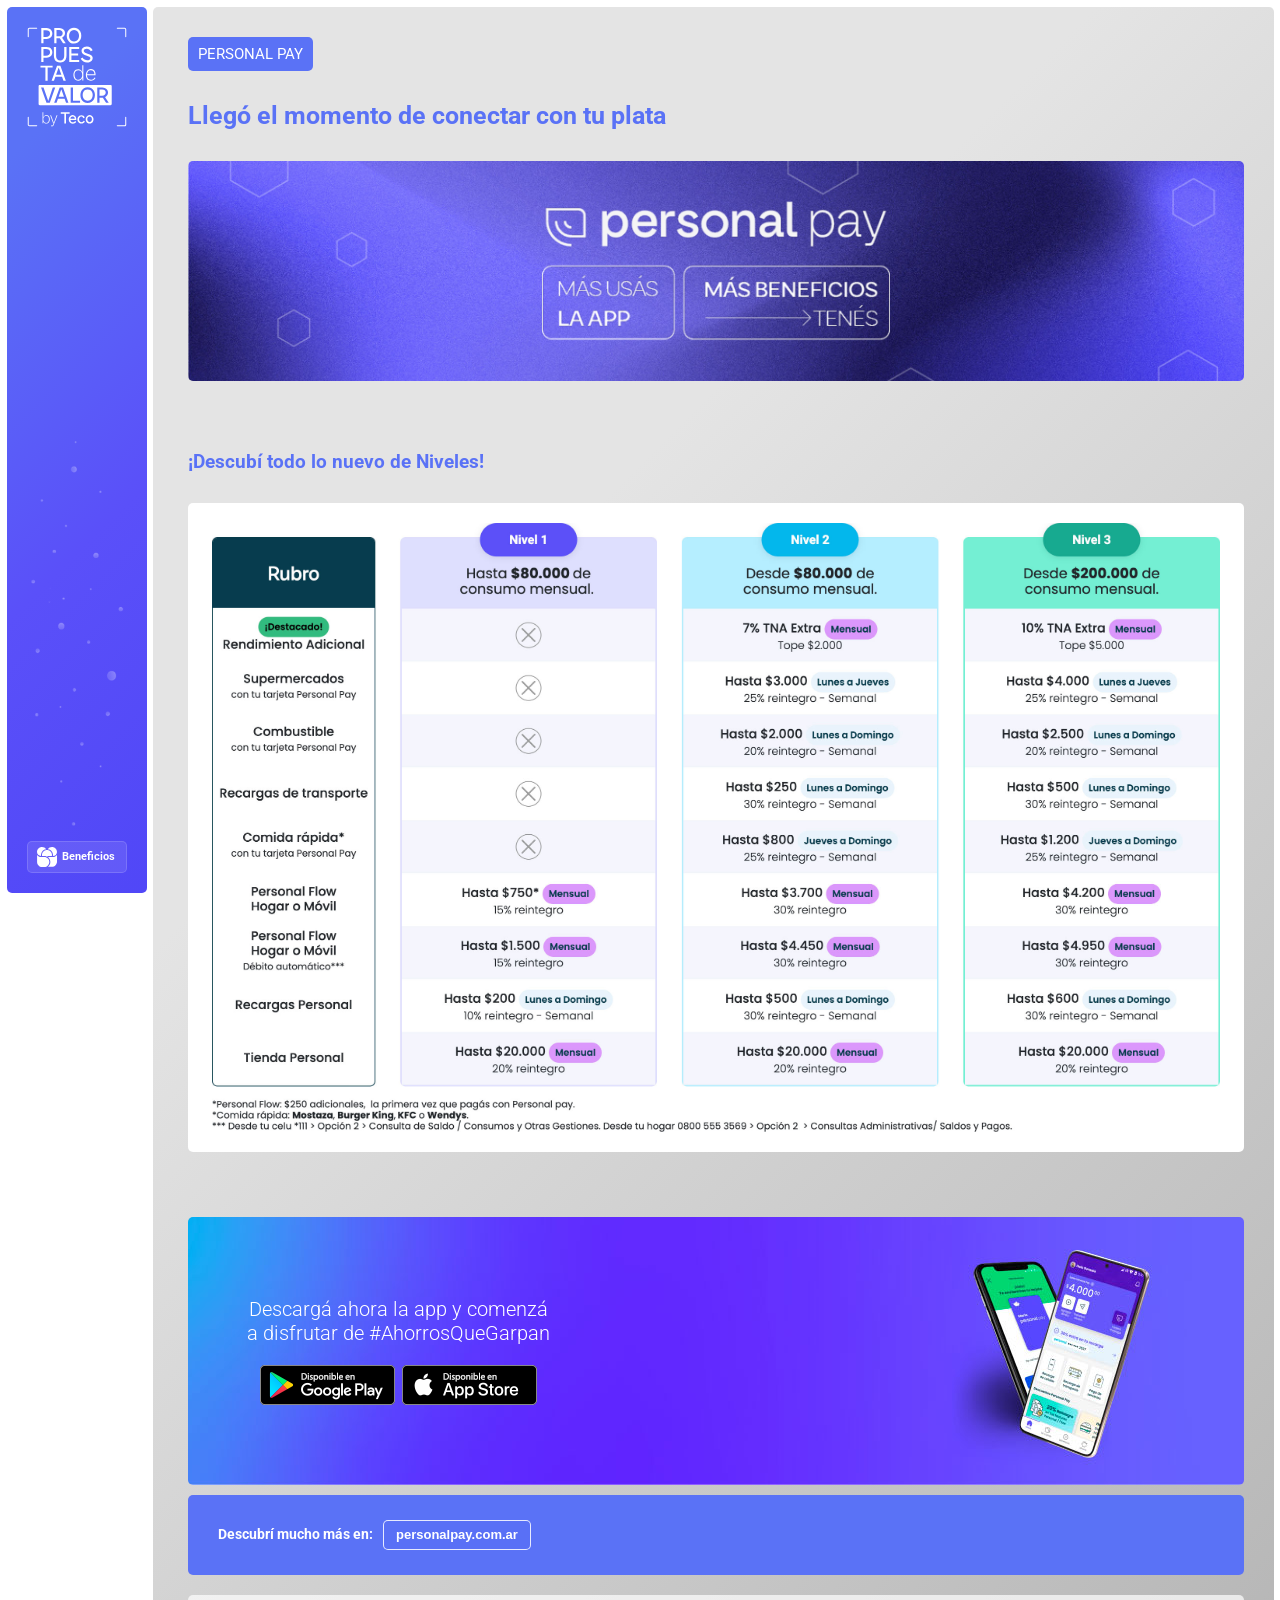
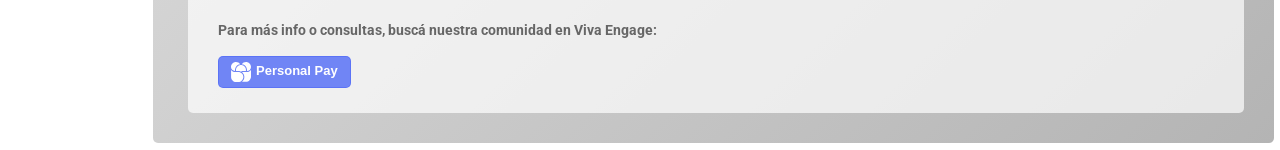
<file: PropuestaDeValor/categorias/personalPay.html>
﻿<!DOCTYPE html>
<html lang="es" xmlns:mso="urn:schemas-microsoft-com:office:office"
    xmlns:msdt="uuid:C2F41010-65B3-11d1-A29F-00AA00C14882">

<head>
    <meta charset="UTF-8" />
    <meta content="width=device-width,initial-scale=1.0,maximum-scale=1.0" name="viewport">
    <title>Personal Pay :: Propuesta de Valor</title>
    <link rel="shortcut icon" type="image/x-icon" href="../assets/img/favicon.ico">
    <link rel="stylesheet" href="../assets/css/core.min.css" />
    <link rel="stylesheet" href="../assets/css/skin.css" />
    <link rel="stylesheet" href="../assets/css/pdv-beneficios.css" />
    <link rel="stylesheet" href="../assets/css/themify-icons.css" />
    <link rel="stylesheet" href="../assets/fonts/pulso/pulso.css">

    <style>
        .full-width {
            min-width: 100%;
            height: auto !important;
        }

        .p-0 {
            padding: 0 !important;
        }

        .pb-0 {
            padding-bottom: 0 !important;
        }

        .banner.tabla {
            background-image: unset !important;
            background-color: #fff;
            height: auto !important;
            padding: 20px 24px !important;
        }

        .descuentos .zona {
            margin: 0 1.5rem;
            height: 110px;
            max-height: 110px;
            transition: .2s;
        }

        .descuentos .grilla-base:hover .grilla-contenido .zona {
            height: 113px;
            max-height: 113px;
        }

        .descuentos .zona p {
            font-weight: 400;
            white-space: unset;
        }

        .descuentos .zona p span {
            font-weight: 700;
        }

        #personalPay .banner.bg {
            background-color: unset;
            background-image: url('personalPay/personalPay_banner_bg.jpg');
            background-size: cover;
            height: 220px;
            display: flex;
            align-items: center;
            justify-content: center;
        }

        #personalPay .banner.bg img {
            height: 180px;
        }

        #personalPay .weblink a.button {
            color: #fff;
            background-color: rgba(90, 80, 249, .05);
            border-color: rgba(255, 255, 255, .85);
        }

        #personalPay .weblink a:hover.button {
            color: #5a50f9;
            background-color: rgba(255, 255, 255, .85);
        }

        .separador {
            font-weight: 400;
            font-size: 2rem;
        }

        .pricing-table-column .pricing-table-header {
            padding-top: 0 !important;
            border-top-left-radius: 15px;
            border-top-right-radius: 15px;
        }

        .pricing-table.columns-4 .pricing-table-column {
            width: calc(26% - 6px);
            margin: 0 4px;
            border: 0;
            background-color: transparent !important;
        }

        .pricing-table-options li {
            line-height: 1.3;
            padding: 8px 0;
            border-bottom: 1px dotted #ccc;
            min-height: 110px;
            display: flex;
            justify-content: center;
            align-items: center;
            font-weight: 700;
        }

        .pricing-table-options li i {
            font-weight: 700;
            border: 1px solid #555;
            color: #555 !important;
            padding: 10px;
            border-radius: 100%;
        }

        .pricing-table-options li span {
            display: contents;
            font-weight: 300;
            font-size: 14px;
        }

        .pricing-table-options li span.fs-16 {
            font-size: 16px;
        }

        .pricing-table-options li:last-child {
            border-bottom: 0;
        }

        .pricing-table.columns-4 .pricing-table-column:first-child {
            width: calc(22% - 6px);
            margin-left: 0;
            border-bottom-left-radius: 5px;
            border-bottom-right-radius: 5px;
            text-align: left !important;
        }

        .pricing-table.columns-4 .pricing-table-column:last-child {
            margin-right: 0;
        }

        .pricing-table.columns-4 .pricing-table-column:first-child ul.pricing-table-options {
            border-top-left-radius: 5px;
            border-top-right-radius: 5px;
        }

        .pricing-table.columns-4 .pricing-table-column ul.pricing-table-options li {
            font-size: 16px;
            flex-direction: column;
        }

        .pricing-table.columns-4 .pricing-table-column:first-child ul.pricing-table-options li {
            font-weight: 700;
            padding-left: 20px;
            justify-content: flex-start;
            flex-direction: unset;
        }

        .pricing-table.columns-4 .pricing-table-column:nth-child(2) .pricing-table-header h2 {
            background-color: #5a50f9 !important;
        }

        .pricing-table.columns-4 .pricing-table-column:nth-child(2) .pricing-table-header {
            background-color: #7b73fa !important;
        }

        .pricing-table.columns-4 .pricing-table-column:nth-child(2) li span {
            border-color: #5a50f955 !important;
            color: #5a50f9 !important;
        }

        .pricing-table.columns-4 .pricing-table-column:nth-child(3) .pricing-table-header h2 {
            background-color: #00b7eb !important;
        }

        .pricing-table.columns-4 .pricing-table-column:nth-child(3) .pricing-table-header {
            background-color: #33c5ef !important;
        }

        .pricing-table.columns-4 .pricing-table-column:nth-child(3) li span {
            border-color: #00b7eb55 !important;
            color: #00b7eb !important;
        }

        .pricing-table.columns-4 .pricing-table-column:nth-child(4) .pricing-table-header h2 {
            background-color: #17ac89 !important;
        }

        .pricing-table.columns-4 .pricing-table-column:nth-child(4) .pricing-table-header {
            background-color: #45bda1 !important;
        }

        .pricing-table.columns-4 .pricing-table-column:nth-child(4) li span {
            border-color: #17ac8955 !important;
            color: #17ac89 !important;
        }

        .pricing-table-column>[class*=bkg-] {
            padding: 0 10px 10px
        }

        .pricing-table.columns-4 .pricing-table-column:nth-child(2) .pricing-table-header {
            padding: 0 40px 10px;
        }

        .pricing-table h2 {
            font-size: 20px !important;
            font-weight: 700;
            background-color: red;
            padding: 8px 22px;
            max-width: fit-content;
            margin: 0 auto;
            border-radius: 50px;
            transform: translateY(-19px);
        }

        .pricing-table h4 {
            font-size: 22px;
            font-weight: 400;
            margin-bottom: 0;
            transform: translateY(-7px);
            min-height: 53px;
        }

        ul.pricing-table-options {
            padding: 5px 15px !important;
            background-color: #fff;
            border-bottom-left-radius: 5px;
            border-bottom-right-radius: 5px;
        }

        .pricing-table-options li span.rubro {
            display: none;
            color: #555 !important;
        }

        .pricing-table-options li span.reintegro {
            margin-bottom: 4px;
        }

        .pricing-table.columns-4 .pricing-table-column li span.rubro,
        .pricing-table.columns-4 .pricing-table-column li span.hasta {
            font-weight: 400;
            color: #555 !important;
        }

        .pricing-table.columns-4 .pricing-table-column li span.hasta {
            margin-bottom: 5px;
        }

        .pricing-table-options li span.semanal {
            padding: 2px 10px;
            border-radius: 20px;
            margin-top: 5px;
            border: 1px solid;
            font-size: 14px;
        }

        @media only screen and (max-width: 1050px) {
            .pricing-table h2 {
                font-size: 16px !important;
            }

            .pricing-table h4 {
                font-size: 18px;
            }

            .pricing-table.columns-4 .pricing-table-column ul.pricing-table-options li {
                font-size: 1.4rem;
            }

            .pricing-table.columns-4 .pricing-table-column:first-child ul.pricing-table-options li {
                padding-left: 5px;
            }
        }

        @media only screen and (max-width: 768px) {
            .pricing-table.columns-4 .pricing-table-column {
                width: 100%;
            }

            .pricing-table.columns-4 .pricing-table-column:first-child {
                display: none;
            }

            .pricing-table.columns-4 .pricing-table-column:nth-child(2) .pricing-table-header {
                padding: 0 10px 10px;
            }

            .pricing-table h4 {
                min-height: 30px;
            }

            .pricing-table.columns-4 .pricing-table-column {
                margin-bottom: 50px;
            }

            .pricing-table.columns-4 .pricing-table-column:last-child {
                margin-bottom: 0;
            }

            .pricing-table-options li {
                line-height: 1.3;
                padding: 10px 0 12px;
            }

            .pricing-table-options li.null {
                display: none;
            }

            .pricing-table-options li span.rubro {
                display: block;
                margin-bottom: 5px;
                font-weight: 700 !important;
            }

            .pricing-table-options li span.semanal {
                margin-top: 10px;
            }
        }
    </style>

    <!--[if lt IE 9]>
		<script type="text/javascript" src="http://html5shiv.googlecode.com/svn/trunk/html5.js"></script>
	<![endif]-->

    <!-- Global site tag (gtag.js) - Google Analytics -->
    <script async src="https://www.googletagmanager.com/gtag/js?id=UA-168668867-1"></script>
    <script>
        window.dataLayer = window.dataLayer || [];
        function gtag() {dataLayer.push(arguments);}
        gtag('js', new Date());

        gtag('config', 'UA-168668867-1');
    </script>

    <!-- Google Tag Manager -->
    <script>(function (w, d, s, l, i) {
            w[l] = w[l] || []; w[l].push({
                'gtm.start':
                    new Date().getTime(), event: 'gtm.js'
            }); var f = d.getElementsByTagName(s)[0],
                j = d.createElement(s), dl = l != 'dataLayer' ? '&l=' + l : ''; j.async = true; j.src =
                    'https://www.googletagmanager.com/gtm.js?id=' + i + dl; f.parentNode.insertBefore(j, f);
        })(window, document, 'script', 'dataLayer', 'GTM-NRTBZH9');</script>
    <!-- End Google Tag Manager -->

</head>

<body id="personalPay">

    <!-- Google Tag Manager (noscript) -->
    <noscript><iframe src="https://www.googletagmanager.com/ns.html?id=GTM-NRTBZH9" height="0" width="0"
            style="display:none;visibility:hidden"></iframe></noscript>
    <!-- End Google Tag Manager (noscript) -->

    <div class="wrapper reveal-side-navigation">
        <div class="wrapper-inner">

            <!-- Content -->
            <div class="content clearfix">

                <div class="row-fluid">
                    <div class="column width-3 categoria pdv-contenido">
                        <div class="thumbnail" data-hover-easing="easeInOut" data-hover-speed="300">
                            <a class="overlay-link" data-content="inline" data-aux-classes="tml-message-modal"
                                data-toolbar="" data-modal-mode data-modal-width="600" data-lightbox-animation="fadeIn"
                                href="../">
                                <img id="logo-aside" src="../assets/img/propuestaDeValor_logo.svg" />
                                <img id="bg-aside-pdv" src="../assets/img/bg-aside.png" />
                                <object>
                                    <div id="volver">
                                        <img src="../assets/img/btn-volver.svg" /><span>Volver</span>
                                    </div>
                                </object>
                                <object>
                                    <a id="vivaEngage"
                                        href="https://www.yammer.com/teco.com.ar/#/threads/inGroup?type=in_group&feedId=12515587"
                                        target="_blank"
                                        onclick="gtag('event', 'Viva Engage', {'event_category': 'Beneficios', 'event_label': 'Beneficios'});">
                                        <p><img id="logo-aside" src="../assets/img/vivaEngage_logo.svg" />Beneficios</p>
                                    </a>
                                </object>
                            </a>
                        </div>
                    </div>
                    <div class="column width-9 contenido">
                        <div class="thumbnail" data-hover-easing="easeInOut" data-hover-speed="300">
                            <div class="row">
                                <div class="column width-12">
                                    <h3 class="categoria-pill">Personal Pay</h3>
                                </div>
                            </div>
                            <div class="row intro">
                                <div class="column width-12">
                                    <h3>Llegó el momento de conectar con tu plata</h3>
                                </div>
                            </div>
                            <div class="row">
                                <div class="row banner bg">
                                    <div class="column width-12 center">
                                        <a href="https://personalpay.com.ar/beneficios" target="_blank">
                                            <img src="personalPay/personalPay_banner.png" alt="">
                                        </a>
                                    </div>
                                </div>
                            </div>

                            <div style="display: none">
                                <div class="row">
                                    <div class="column width-12">
                                        <h4 class="separador">Si consumís <strong>hasta $20.000</strong> cada mes podés
                                            disfrutar de:</h4>
                                    </div>
                                </div>
                                <div class="row flex descuentos pb-0">
                                    <!-- Combustible -->
                                    <div class="column width-2 grilla-base">
                                        <div class="grilla-contenido">
                                            <img src="personalPay/beneficios/combustible.jpg" alt="" />
                                            <div class="beneficio">
                                                <h4>Combustible</h4>
                                            </div>
                                            <div class="ahorro">
                                                <h5>5% de reintegro</h5>
                                            </div>
                                            <div class="zona">
                                                <p>Semanal<br />
                                                    <span>Hasta $400.</span>
                                                </p>
                                            </div>
                                        </div>
                                    </div>
                                    <!-- PedidosYa -->
                                    <div class="column width-2 grilla-base">
                                        <div class="grilla-contenido">
                                            <img src="personalPay/beneficios/pedidosYa.jpg" alt="" />
                                            <div class="beneficio">
                                                <h4>PedidosYa</h4>
                                            </div>
                                            <div class="ahorro">
                                                <h5>20% de reintegro</h5>
                                            </div>
                                            <div class="zona">
                                                <p>Semanal<br />
                                                    <span>Hasta $200.</span>
                                                </p>
                                            </div>
                                        </div>
                                    </div>
                                    <!-- Personal facturas -->
                                    <div class="column width-2 grilla-base">
                                        <div class="grilla-contenido">
                                            <img src="personalPay/beneficios/personal.jpg" alt="" />
                                            <div class="beneficio">
                                                <h4>Personal</h4>
                                            </div>
                                            <div class="ahorro">
                                                <h5>15% de reintegro en facturas de líneas móviles</h5>
                                            </div>
                                            <div class="zona">
                                                <p><span>Hasta $500.</span></p>
                                            </div>
                                        </div>
                                    </div>
                                    <!-- Recargas Personal -->
                                    <div class="column width-2 grilla-base">
                                        <div class="grilla-contenido">
                                            <img src="personalPay/beneficios/recargas.jpg" alt="" />
                                            <div class="beneficio">
                                                <h4>Recargas Personal</h4>
                                            </div>
                                            <div class="ahorro">
                                                <h5>10% de reintegro en recargas</h5>
                                            </div>
                                            <div class="zona">
                                                <p><span>Hasta $70.</span></p>
                                            </div>
                                        </div>
                                    </div>
                                </div>

                                <div class="row">
                                    <div class="column width-12">
                                        <h4 class="separador">Si consumís <strong>más de $20.000</strong> cada mes podés
                                            disfrutar de:</h4>
                                    </div>
                                </div>

                                <div class="row flex descuentos pb-0">
                                    <!-- Supermercados  -->
                                    <div class="column width-2 grilla-base">
                                        <div class="grilla-contenido">
                                            <img src="personalPay/beneficios/supermercados.jpg" alt="" />
                                            <div class="beneficio">
                                                <h4>Supermercados</h4>
                                            </div>
                                            <div class="ahorro">
                                                <h5>25% de reintegro</h5>
                                            </div>
                                            <div class="zona">
                                                <p>Semanal<br />
                                                    <span>Hasta $1.000</span>
                                                </p>
                                            </div>
                                        </div>
                                    </div>
                                    <!-- Combustible -->
                                    <div class="column width-2 grilla-base">
                                        <div class="grilla-contenido">
                                            <img src="personalPay/beneficios/combustible.jpg" alt="" />
                                            <div class="beneficio">
                                                <h4>Combustible</h4>
                                            </div>
                                            <div class="ahorro">
                                                <h5>20% de reintegro</h5>
                                            </div>
                                            <div class="zona">
                                                <p>Semanal<br />
                                                    <span>Hasta $800.</span>
                                                </p>
                                            </div>
                                        </div>
                                    </div>
                                    <!-- Burger King -->
                                    <div class="column width-2 grilla-base">
                                        <div class="grilla-contenido">
                                            <img src="personalPay/beneficios/burgerKing.jpg" alt="" />
                                            <div class="beneficio">
                                                <h4>Burger King</h4>
                                            </div>
                                            <div class="ahorro">
                                                <h5>25% de reintegro</h5>
                                            </div>
                                            <div class="zona">
                                                <p>Semanal<br />
                                                    <span>Hasta $800.</span>
                                                </p>
                                            </div>
                                        </div>
                                    </div>
                                    <!-- Mostaza -->
                                    <div class="column width-2 grilla-base">
                                        <div class="grilla-contenido">
                                            <img src="personalPay/beneficios/mostaza.jpg" alt="" />
                                            <div class="beneficio">
                                                <h4>Mostaza</h4>
                                            </div>
                                            <div class="ahorro">
                                                <h5>25% de reintegro</h5>
                                            </div>
                                            <div class="zona">
                                                <p>Semanal<br />
                                                    <span>Hasta $800.</span>
                                            </div>
                                        </div>
                                    </div>
                                    <!-- PedidosYa -->
                                    <div class="column width-2 grilla-base">
                                        <div class="grilla-contenido">
                                            <img src="personalPay/beneficios/pedidosYa.jpg" alt="" />
                                            <div class="beneficio">
                                                <h4>PedidosYa</h4>
                                            </div>
                                            <div class="ahorro">
                                                <h5>40% de reintegro</h5>
                                            </div>
                                            <div class="zona">
                                                <p>Semanal<br />
                                                    <span>Hasta $700.</span>
                                                </p>
                                            </div>
                                        </div>
                                    </div>
                                    <!-- Recargas SUBE -->
                                    <div class="column width-2 grilla-base">
                                        <div class="grilla-contenido">
                                            <img src="personalPay/beneficios/sube.jpg" alt="" />
                                            <div class="beneficio">
                                                <h4>Recargas Transporte</h4>
                                            </div>
                                            <div class="ahorro">
                                                <h5>30% de reintegro</h5>
                                            </div>
                                            <div class="zona">
                                                <p>Semanal<br />
                                                    <span>Hasta $150.</span>
                                            </div>
                                        </div>
                                    </div>
                                    <!-- Personal facturas -->
                                    <div class="column width-2 grilla-base">
                                        <div class="grilla-contenido">
                                            <img src="personalPay/beneficios/personal.jpg" alt="" />
                                            <div class="beneficio">
                                                <h4>Personal</h4>
                                            </div>
                                            <div class="ahorro">
                                                <h5>30% de reintegro en facturas hogar y móvil</h5>
                                            </div>
                                            <div class="zona">
                                                <p><span>Hasta $800.</span></p>
                                            </div>
                                        </div>
                                    </div>
                                    <!-- Recargas Personal -->
                                    <div class="column width-2 grilla-base">
                                        <div class="grilla-contenido">
                                            <img src="personalPay/beneficios/recargas.jpg" alt="" />
                                            <div class="beneficio">
                                                <h4>Recargas Personal</h4>
                                            </div>
                                            <div class="ahorro">
                                                <h5>30% de reintegro</h5>
                                            </div>
                                            <div class="zona">
                                                <p><span></span></p>
                                            </div>
                                        </div>
                                    </div>
                                </div>
                            </div>


                            <div class="row flex mt-60 mb-30">
                                <!-- Pricing Table Default -->

                                <div class="column width-12">
                                    <div class="row">
                                        <div class="column width-12">
                                            <h4>¡Descubí todo lo nuevo de Niveles!</h4>
                                        </div>
                                    </div>
                                    <div class="row">
                                        <div class="row banner tabla">
                                            <div class="column width-12 center p-0">
                                                <img src="personalPay/ppay_niveles.jpg" class="full-width" alt="">
                                            </div>
                                        </div>
                                    </div>
                                    <div style="display: none">
                                        <div class="pricing-table columns-4 mb-0">
                                            <div class="pricing-table-column" style="margin-top: 103px;">
                                                <ul class="pricing-table-options color-grey">
                                                    <li>Rendimiento Adicional</li>
                                                    <li>Supermercados<br /><span>con tu tarjeta Personal Pay</span></li>
                                                    <li>Combustible<br /><span>con tu tarjeta Personal Pay</span></li>
                                                    <li>Pedidos Ya<br /><span>con tu tarjeta Personal Pay</span></li>
                                                    <li>Recargas de Transporte</li>
                                                    <li>Comida rápida *<br /><span>con tu tarjeta Personal Pay</span>
                                                    </li>
                                                    <li>Personal Flow<br />
                                                        <span class="fs-16">Hogar o Móvil</span><br />
                                                        <span>Hogar o Móvil</span>
                                                    </li>
                                                    </li>
                                                    <li>Recargas Personal</li>
                                                    <li>Tiendas Personal</li>
                                                </ul>
                                            </div>
                                            <div class="pricing-table-column">
                                                <div class="pricing-table-header bkg-theme color-white">
                                                    <h2>Nivel 1</h2>
                                                    <h4>¡Solo por usar Personal Pay!</h4>
                                                </div>
                                                <ul class="pricing-table-options color-grey">
                                                    <li class="null"><i class="ti-close"></i></li>
                                                    <li class="null"><i class="ti-close"></i></li>
                                                    <li class="null"><i class="ti-close"></i></li>
                                                    <li><span class="rubro">Pedidos Ya: </span>
                                                        <span class="reintegro">10% de reintegro</span>
                                                        <span class="hasta">Hasta $200</span>
                                                        <span class="semanal">Semanal</span>
                                                    </li>
                                                    <li class="null"><i class="ti-close"></i></li>
                                                    <li class="null"><i class="ti-close"></i></li>
                                                    <li><span class="rubro">Recargas Personal: </span>
                                                        <span class="reintegro">10% de reintegro</span>
                                                        <span class="hasta">Hasta $80</span>
                                                        <span class="semanal">Semanal</span>
                                                    </li>
                                                    <li><span class="rubro">Tiendas Personal: </span>
                                                        <span class="reintegro">10% de reintegro</span>
                                                        <span class="hasta">Hasta $80</span>
                                                        <span class="semanal">Semanal</span>
                                                    </li>
                                                    <li><span class="rubro">Personal Flow Hogar o Móvil: </span>
                                                        <span class="reintegro">15% de reintegro</span>
                                                        <span class="hasta">Hasta $500 *</span>
                                                        <span class="semanal">Mensual</span>
                                                    </li>
                                                </ul>
                                            </div>
                                            <div class="pricing-table-column">
                                                <div class="pricing-table-header bkg-theme color-white">
                                                    <h2>Nivel 2</h2>
                                                    <h4>Más de <strong>$40.000</strong> de consumo mensual</h4>
                                                </div>
                                                <ul class="pricing-table-options color-grey">
                                                    <li><span class="rubro">Rendimiento Adicional: </span>
                                                        <span class="reintegro">25% de reintegro</span>
                                                        <span class="hasta">Hasta $1.000</span>
                                                        <span class="semanal">Semanal</span>
                                                    </li>
                                                    <li><span class="rubro">Supermercados: </span>
                                                        <span class="reintegro">25% de reintegro</span>
                                                        <span class="hasta">Hasta $1.000</span>
                                                        <span class="semanal">Semanal</span>
                                                    </li>
                                                    <li><span class="rubro">Combustible: </span>
                                                        <span class="reintegro">20% de reintegro</span>
                                                        <span class="hasta">Hasta $800</span>
                                                        <span class="semanal">Semanal</span>
                                                    </li>
                                                    <li><span class="rubro">Pedidos Ya: </span>
                                                        <span class="reintegro">40% de reintegro</span>
                                                        <span class="hasta">Hasta $700</span>
                                                        <span class="semanal">Semanal</span>
                                                    </li>
                                                    <li><span class="rubro">Transporte: </span>
                                                        <span class="reintegro">30% de reintegro</span>
                                                        <span class="hasta">Hasta $250</span>
                                                        <span class="semanal">Semanal</span>
                                                    </li>
                                                    <li><span class="rubro">Comidas rápidas **: </span>
                                                        <span class="reintegro">25% de reintegro</span>
                                                        <span class="hasta">Hasta $800</span>
                                                        <span class="semanal">Semanal</span>
                                                    </li>
                                                    <li><span class="rubro">Recargas Personal: </span>
                                                        <span class="reintegro">30% de reintegro</span>
                                                        <span class="hasta">Hasta $250</span>
                                                        <span class="semanal">Semanal</span>
                                                    </li>
                                                    <li><span class="rubro">Tiendas Personal: </span>
                                                        <span class="reintegro">10% de reintegro</span>
                                                        <span class="hasta">Hasta $80</span>
                                                        <span class="semanal">Semanal</span>
                                                    </li>
                                                    <li><span class="rubro">Personal Flow Hogar o Móvil: </span>
                                                        <span class="reintegro">30% de reintegro</span>
                                                        <span class="hasta">Hasta $1.500</span>
                                                        <span class="semanal">Mensual</span>
                                                    </li>
                                                </ul>
                                            </div>
                                            <div class="pricing-table-column">
                                                <div class="pricing-table-header bkg-theme color-white">
                                                    <h2>Nivel 3</h2>
                                                    <h4>Más de <strong>$80.000</strong> de consumo mensual</h4>
                                                </div>
                                                <ul class="pricing-table-options color-grey">
                                                    <li><span class="rubro">Rendimiento Adicional: </span>
                                                        <span class="reintegro">25% de reintegro</span>
                                                        <span class="hasta">Hasta $1.000</span>
                                                        <span class="semanal">Semanal</span>
                                                    </li>

                                                    <li><span class="rubro">Supermercados: </span>
                                                        <span class="reintegro">25% de reintegro</span>
                                                        <span class="hasta">Hasta $1.800</span>
                                                        <span class="semanal">Semanal</span>
                                                    </li>
                                                    <li><span class="rubro">Combustible: </span>
                                                        <span class="reintegro">20% de reintegro</span>
                                                        <span class="hasta">Hasta $1.200</span>
                                                        <span class="semanal">Semanal</span>
                                                    </li>
                                                    <li><span class="rubro">Pedidos Ya: </span>
                                                        <span class="reintegro">40% de reintegro</span>
                                                        <span class="hasta">Hasta $1.000</span>
                                                        <span class="semanal">Semanal</span>
                                                    </li>
                                                    <li><span class="rubro">Transporte: </span>
                                                        <span class="reintegro">30% de reintegro</span>
                                                        <span class="hasta">Hasta $250</span>
                                                        <span class="semanal">Semanal</span>
                                                    </li>
                                                    <li><span class="rubro">Comidas rápidas **: </span>
                                                        <span class="reintegro">25% de reintegro</span>
                                                        <span class="hasta">Hasta $1.200</span>
                                                        <span class="semanal">Semanal</span>
                                                    </li>
                                                    <li><span class="rubro">Recargas Personal: </span>
                                                        <span class="reintegro">30% de reintegro</span>
                                                        <span class="hasta">Hasta $250</span>
                                                        <span class="semanal">Semanal</span>
                                                    </li>
                                                    <li><span class="rubro">Personal Flow Hogar o Móvil: </span>
                                                        <span class="reintegro">30% de reintegro</span>
                                                        <span class="hasta">Hasta $2.000</span>
                                                        <span class="semanal">Mensual</span>
                                                    </li>
                                                </ul>
                                            </div>

                                        </div>
                                        <p class="mt-20"><em>* Personal Flow Hogar o Móvil: <strong>$500</strong> la
                                                primera
                                                vez que pagás con Personal Pay, luego el tope es de
                                                <strong>$250</strong>.</em>
                                        </p>
                                        <p class="mt-5"><em>** Comida rápida: Mostaza o <strong>Burguer King</strong>,
                                                <strong>KFC</strong> o
                                                <strong>Wendys</em>.</p>
                                    </div>
                                </div>


                            </div>
                            <div style="display: none">
                                <div class="row">
                                    <div class="column width-12">
                                        <h4 class="separador">¡Además acumulá muchos beneficios de tus marcas favoritas!
                                        </h4>
                                    </div>
                                </div>
                                <div class="row flex descuentos pb-0">
                                    <!-- Comedores Teco -->
                                    <div class="column width-2 grilla-base">
                                        <div class="grilla-contenido">
                                            <img src="personalPay/beneficios/comedores.jpg" alt="" />
                                            <div class="beneficio">
                                                <h4>Comedores Teco</h4>
                                            </div>
                                            <div class="ahorro">
                                                <h5>20% de reintegro</h5>
                                            </div>
                                            <div class="zona">
                                                <p>Válido para Hornos, Golf y Óptima.<br />Sin límite de
                                                    transacciones.<br />
                                                    <span>Hasta $150 por transacción.</span>
                                                </p>
                                            </div>
                                        </div>
                                    </div>
                                    <!-- Tu celu nuevo -->
                                    <div class="column width-2 grilla-base">
                                        <div class="grilla-contenido">
                                            <img src="personalPay/beneficios/recargas.jpg" alt="" />
                                            <div class="beneficio">
                                                <h4>Tu celu nuevo</h4>
                                            </div>
                                            <div class="ahorro">
                                                <h5>20% de reintegro</h5>
                                            </div>
                                            <div class="zona">
                                                <p>En tienda Personal, oficinas comerciales y canal telefónico.<br />
                                                    <span>Hasta $10.000.</span>
                                                </p>
                                            </div>
                                        </div>
                                    </div>
                                    <!-- Carrefour -->
                                    <!--<div class="column width-2 grilla-base">
                                    <div class="grilla-contenido">
                                        <img src="personalPay/beneficios/carrefour.jpg" alt="" />
                                        <div class="beneficio">
                                            <h4>Carrefour</h4>
                                        </div>
                                        <div class="ahorro">
                                            <h5>25% de descuento</h5>
                                        </div>
                                        <div class="zona">
                                            <p>Sólo lunes.<br />
                                                <span>Hasta $1.000.</span>
                                            </p>
                                        </div>
                                    </div>
                                </div>-->
                                    <!-- Yaguar -->
                                    <div class="column width-2 grilla-base">
                                        <div class="grilla-contenido">
                                            <img src="personalPay/beneficios/yaguar.jpg" alt="" />
                                            <div class="beneficio">
                                                <h4>Yaguar</h4>
                                            </div>
                                            <div class="ahorro">
                                                <h5>25% de reintegro</h5>
                                            </div>
                                            <div class="zona">
                                                <p>Jueves, viernes, sábado y domingo. Un reintegro por semana.<br />
                                                    <span>Hasta $1.000.</span>
                                            </div>
                                        </div>
                                    </div>
                                    <!-- Cine -->
                                    <div class="column width-2 grilla-base">
                                        <div class="grilla-contenido">
                                            <img src="personalPay/beneficios/cine.jpg" alt="" />
                                            <div class="beneficio">
                                                <h4>Cine</h4>
                                            </div>
                                            <div class="ahorro">
                                                <h5>20% de descuento en Candy</h5>
                                            </div>
                                            <div class="zona">
                                                <p>Todos los días en Cinemacenter, Hoyts, Cinemark, Cinema Devoto.</p>
                                            </div>
                                        </div>
                                    </div>
                                    <!-- Gulf -->
                                    <div class="column width-2 grilla-base">
                                        <div class="grilla-contenido">
                                            <img src="personalPay/beneficios/gulf.jpg" alt="" />
                                            <div class="beneficio">
                                                <h4>Gulf</h4>
                                            </div>
                                            <div class="ahorro">
                                                <h5>5% de reintegro</h5>
                                            </div>
                                            <div class="zona">
                                                <p>Todos los días, un reintegro por semana.<br />
                                                    <span>Hasta $500.</span>
                                                </p>
                                            </div>
                                        </div>
                                    </div>
                                    <!-- Cero rating -->
                                    <div class="column width-2 grilla-base">
                                        <div class="grilla-contenido">
                                            <img src="personalPay/beneficios/datos.jpg" alt="" />
                                            <div class="beneficio">
                                                <h4>Cero rating</h4>
                                            </div>
                                            <div class="ahorro">
                                                <h5>No consumís datos</h5>
                                            </div>
                                            <div class="zona">
                                                <p>Navegar por la app no consume datos de tu plan.</p>
                                            </div>
                                        </div>
                                    </div>
                                    <!-- Chango Más -->
                                    <div class="column width-2 grilla-base">
                                        <div class="grilla-contenido">
                                            <img src="personalPay/beneficios/changoMas.jpg" alt="" />
                                            <div class="beneficio">
                                                <h4>Chango Más</h4>
                                            </div>
                                            <div class="ahorro">
                                                <h5>25% de reintegro</h5>
                                            </div>
                                            <div class="zona">
                                                <p>Lunes, martes, miércoles o jueves.<br />
                                                    <span>Hasta de $1.000 semanal por cliente (1 transacción con tarjeta
                                                        física y 1 con QR).</span>
                                                </p>
                                            </div>
                                        </div>
                                    </div>
                                    <!-- Diarco -->
                                    <div class="column width-2 grilla-base">
                                        <div class="grilla-contenido">
                                            <img src="personalPay/beneficios/diarco.jpg" alt="" />
                                            <div class="beneficio">
                                                <h4>Diarco</h4>
                                            </div>
                                            <div class="ahorro">
                                                <h5>25% de reintegro</h5>
                                            </div>
                                            <div class="zona">
                                                <p>De lunes a viernes.<br />
                                                    <span>Hasta de $1.000 semanal por cliente solo con tarjeta
                                                        física.</span>
                                                </p>
                                            </div>
                                        </div>
                                    </div>
                                    <!-- Toledo -->
                                    <div class="column width-2 grilla-base">
                                        <div class="grilla-contenido">
                                            <img src="personalPay/beneficios/toledo.jpg" alt="" />
                                            <div class="beneficio">
                                                <h4>Toledo</h4>
                                            </div>
                                            <div class="ahorro">
                                                <h5>25% de reintegro</h5>
                                            </div>
                                            <div class="zona">
                                                <p>Martes, Miercoles o Jueves (1 solo dia a la semana).<br />
                                                    <span>Hasta $1.000.</span>
                                                </p>
                                            </div>
                                        </div>
                                    </div>
                                    <!-- Burger King -->
                                    <div class="column width-2 grilla-base">
                                        <div class="grilla-contenido">
                                            <img src="personalPay/beneficios/burgerKing.jpg" alt="" />
                                            <div class="beneficio">
                                                <h4>Burger King</h4>
                                            </div>
                                            <div class="ahorro">
                                                <h5>Hasta 50% de descuento en productos seleccionados.</h5>
                                            </div>
                                            <div class="zona">
                                                <p>Todos los días.</p>
                                            </div>
                                        </div>
                                    </div>
                                    <!-- Mostaza -->
                                    <div class="column width-2 grilla-base">
                                        <div class="grilla-contenido">
                                            <img src="personalPay/beneficios/mostaza.jpg" alt="" />
                                            <div class="beneficio">
                                                <h4>Mostaza</h4>
                                            </div>
                                            <div class="ahorro">
                                                <h5>Hasta 50% de descuento en productos seleccionados.</h5>
                                            </div>
                                            <div class="zona">
                                                <p>Todos los días.</p>
                                            </div>
                                        </div>
                                    </div>
                                    <!-- Freddo -->
                                    <div class="column width-2 grilla-base">
                                        <div class="grilla-contenido">
                                            <img src="personalPay/beneficios/freddo.jpg" alt="" />
                                            <div class="beneficio">
                                                <h4>Freddo</h4>
                                            </div>
                                            <div class="ahorro">
                                                <h5>Hasta 50% de descuento en productos seleccionados.</h5>
                                            </div>
                                            <div class="zona">
                                                <p>Todos los días.</p>
                                            </div>
                                        </div>
                                    </div>


                                    <!-- Disco 
                                <div class="column width-2 grilla-base">
                                    <div class="grilla-contenido">
                                        <img src="personalPay/beneficios/disco.jpg" alt="" />
                                        <div class="beneficio">
                                            <h4>Disco</h4>
                                        </div>
                                        <div class="ahorro">
                                            <h5>15% de descuento</h5>
                                        </div>
                                        <div class="zona">
                                            <p>Lunes y jueves.<br />
                                                <span>Acumulable con descuento Supermercados.</span>
                                        </div>
                                    </div>
                                </div>
                                <!-- Vea 
                                <div class="column width-2 grilla-base">
                                    <div class="grilla-contenido">
                                        <img src="personalPay/beneficios/vea.jpg" alt="" />
                                        <div class="beneficio">
                                            <h4>Vea</h4>
                                        </div>
                                        <div class="ahorro">
                                            <h5>15% de descuento</h5>
                                        </div>
                                        <div class="zona">
                                            <p>Lunes y jueves.<br />
                                                <span>Acumulable con descuento Supermercados.</span>
                                        </div>
                                    </div>
                                </div>
                                <!-- Jumbo 
                                <div class="column width-2 grilla-base">
                                    <div class="grilla-contenido">
                                        <img src="personalPay/beneficios/jumbo.jpg" alt="" />
                                        <div class="beneficio">
                                            <h4>Jumbo</h4>
                                        </div>
                                        <div class="ahorro">
                                            <h5>15% de descuento</h5>
                                        </div>
                                        <div class="zona">
                                            <p>Lunes y jueves.<br />
                                                <span>Acumulable con descuento Supermercados.</span>
                                        </div>
                                    </div>
                                </div>
                                <!-- Axion 
                                <div class="column width-2 grilla-base">
                                    <div class="grilla-contenido">
                                        <img src="personalPay/beneficios/axion.jpg" alt="" />
                                        <div class="beneficio">
                                            <h4>Axion</h4>
                                        </div>
                                        <div class="ahorro">
                                            <h5>5% de descuento en estaciones adheridas</h5>
                                        </div>
                                        <div class="zona">
                                            <p>Sólo domingo. Acumulable con reintegro del rubro.<br />
                                                <span>Hasta $300.</span>
                                            </p>
                                        </div>
                                    </div>
                                </div>
                                <!-- Flow 
                                <div class="column width-2 grilla-base">
                                    <div class="grilla-contenido">
                                        <img src="personalPay/beneficios/flow.jpg" alt="" />
                                        <div class="beneficio">
                                            <h4>Flow</h4>
                                        </div>
                                        <div class="ahorro">
                                            <h5>20% de reintegro en tus facturas</h5>
                                        </div>
                                        <div class="zona">
                                            <p></p>
                                        </div>
                                    </div>
                                </div>
                                <!-- Libertad 
                                <div class="column width-2 grilla-base">
                                    <div class="grilla-contenido">
                                        <img src="personalPay/beneficios/libertad.jpg" alt="" />
                                        <div class="beneficio">
                                            <h4>Libertad</h4>
                                        </div>
                                        <div class="ahorro">
                                            <h5>35% de reintegro</h5>
                                        </div>
                                        <div class="zona">
                                            <p>Todos los días, un reintegro por semana.<br />
                                                <span>Hasta $1.000.</span>
                                        </div>
                                    </div>
                                </div>-->
                                </div>
                            </div>

                            <div class="row weblink">

                                <div class="row banner calltoaction color-white">
                                    <div class="column width-6 center">
                                        <h4 class="weight-light">Descargá ahora la app y comenzá a disfrutar de
                                            #AhorrosQueGarpan</h4>
                                        <p>
                                            <a href="https://play.google.com/store/apps/details?id=ar.com.personalpay"
                                                target="_blank" style="margin: 0 2px"><img
                                                    src="../assets/img/store_android.png"></a>
                                            <a href="https://apps.apple.com/app/apple-store/id1548817439"
                                                target="_blank" style="margin: 0 2px"><img
                                                    src="../assets/img/store_ios.png"></a>
                                        </p>
                                    </div>
                                </div>


                                <div class="row banner"
                                    style="padding: 15px 15px 25px;background: #5a72f6 ;color: #fff;">
                                    <div class="column width-12" style="display: flex; align-items: flex-end;">
                                        <div style="margin-bottom: 5px; margin-right: 10px;">
                                            <p><strong>Descubrí mucho más en:</strong></p>
                                        </div>
                                        <div>
                                            <p><a href="https://www.personalpay.com.ar" target="_blank" class="button"
                                                    onclick="gtag('event', 'Web', {'event_category': 'Beneficios', 'event_label': 'Personal Pay'});">
                                                    personalpay.com.ar</p></a>
                                        </div>

                                    </div>
                                </div>
                            </div>
                            <div class="row">
                                <div class="row banner">
                                    <div class="column width-12">
                                        <p>Para más info o consultas, buscá nuestra comunidad en Viva Engage:</p>
                                        <p><a href="https://www.yammer.com/teco.com.ar/#/threads/inGroup?type=in_group&feedId=73184813056"
                                                target="_blank" class="button vivaEngage"
                                                onclick="gtag('event', 'Viva Engage', {'event_category': 'Beneficios', 'event_label': 'Personal Pay'});">
                                                <img class="vivaEngage"
                                                    src="../assets/img/vivaEngage_logo.svg" />Personal Pay</a>
                                        </p>
                                    </div>
                                </div>
                            </div>

                        </div>
                    </div>
                </div>

            </div>
            <!-- Content End -->

        </div>
    </div>

    <!-- Js -->
    <script type="text/javascript" src="../assets/js/jquery-1.12.4.min.js"></script>
    <script type="text/javascript" src="../assets/js/jquery.tm.equalize.min.js"></script>
    <script type="text/javascript" src="../assets/js/timber.master.min.js"></script>

</body>

</html>
</file>
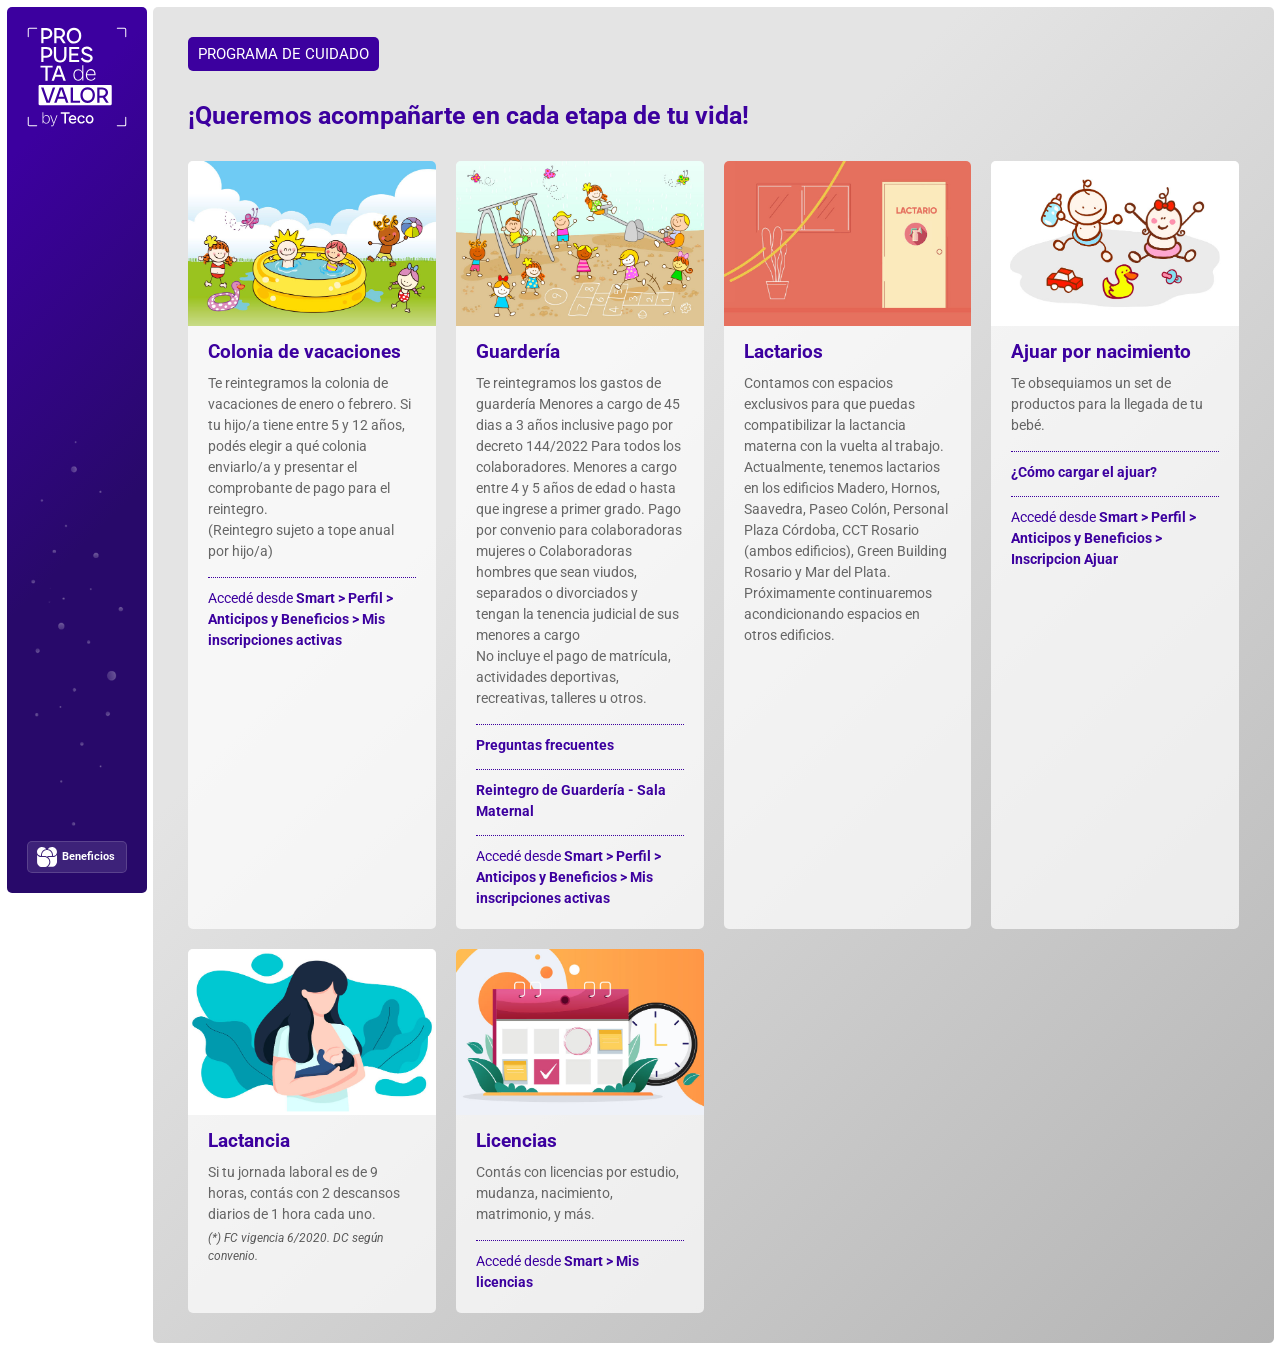
<file: PropuestaDeValor/categorias/programaDeCuidado.html>
﻿<!DOCTYPE html>
<html lang="es" xmlns:mso="urn:schemas-microsoft-com:office:office"
    xmlns:msdt="uuid:C2F41010-65B3-11d1-A29F-00AA00C14882">

<head>
    <meta charset="UTF-8" />
    <meta content="width=device-width,initial-scale=1.0,maximum-scale=1.0" name="viewport">
    <title>Programa de Cuidado :: Propuesta de Valor</title>
    <link rel="shortcut icon" type="image/x-icon" href="../assets/img/favicon.ico">
    <link rel="stylesheet" href="../assets/css/core.min.css" />
    <link rel="stylesheet" href="../assets/css/skin.css" />
    <link rel="stylesheet" href="../assets/css/pdv-beneficios.css" />
    <link rel="stylesheet" href="../assets/css/themify-icons.css" />
    <link rel="stylesheet" href="../assets/fonts/pulso/pulso.css">

    <!--[if lt IE 9]>
        <script type="text/javascript" src="http://html5shiv.googlecode.com/svn/trunk/html5.js"></script>
    <![endif]-->

    <!-- Global site tag (gtag.js) - Google Analytics -->
    <script async src="https://www.googletagmanager.com/gtag/js?id=UA-168668867-1"></script>
    <script>
        window.dataLayer = window.dataLayer || [];
        function gtag() {dataLayer.push(arguments);}
        gtag('js', new Date());

        gtag('config', 'UA-168668867-1');
    </script>

    <!-- Google Tag Manager -->
    <script>(function (w, d, s, l, i) {
            w[l] = w[l] || []; w[l].push({
                'gtm.start':
                    new Date().getTime(), event: 'gtm.js'
            }); var f = d.getElementsByTagName(s)[0],
                j = d.createElement(s), dl = l != 'dataLayer' ? '&l=' + l : ''; j.async = true; j.src =
                    'https://www.googletagmanager.com/gtm.js?id=' + i + dl; f.parentNode.insertBefore(j, f);
        })(window, document, 'script', 'dataLayer', 'GTM-NRTBZH9');</script>
    <!-- End Google Tag Manager -->

</head>

<body id="programaDeCuidado">

    <!-- Google Tag Manager (noscript) -->
    <noscript><iframe src="https://www.googletagmanager.com/ns.html?id=GTM-NRTBZH9" height="0" width="0"
            style="display:none;visibility:hidden"></iframe></noscript>
    <!-- End Google Tag Manager (noscript) -->

    <div class="wrapper reveal-side-navigation">
        <div class="wrapper-inner">

            <!-- Content -->
            <div class="content clearfix">

                <div class="row-fluid">
                    <div class="column width-3 categoria pdv-contenido">
                        <div class="thumbnail" data-hover-easing="easeInOut" data-hover-speed="300">
                            <a class="overlay-link" data-content="inline" data-aux-classes="tml-message-modal"
                                data-toolbar="" data-modal-mode data-modal-width="600" data-lightbox-animation="fadeIn"
                                href="../">
                                <img id="logo-aside" src="../assets/img/propuestaDeValor_logo.svg" />
                                <img id="bg-aside-pdv" src="../assets/img/bg-aside.png" />
                                <object>
                                    <div id="volver">
                                        <img src="../assets/img/btn-volver.svg" /><span>Volver</span>
                                    </div>
                                </object>
                                <object>
                                    <a id="vivaEngage"
                                        href="https://www.yammer.com/teco.com.ar/#/threads/inGroup?type=in_group&feedId=12515587"
                                        target="_blank"
                                        onclick="gtag('event', 'Viva Engage', {'event_category': 'Beneficios', 'event_label': 'Beneficios'});">
                                        <p><img id="logo-aside" src="../assets/img/vivaEngage_logo.svg" />Beneficios</p>
                                    </a>
                                </object>
                            </a>
                        </div>
                    </div>
                    <div class="column width-9 contenido">
                        <div class="thumbnail" data-hover-easing="easeInOut" data-hover-speed="300">
                            <div class="row">
                                <div class="column width-12">
                                    <h3 class="categoria-pill">Programa de Cuidado</h3>
                                </div>
                            </div>
                            <div class="row intro">
                                <div class="column width-12">
                                    <h3>¡Queremos acompañarte en cada etapa de tu vida!</h3>
                                </div>
                            </div>
                            <div class="row flex iniciativas">

                                <div class="column width-3">
                                    <img src="programaDeCuidado/colonia/colonia_logo.jpg" alt="" />
                                    <h4>Colonia de vacaciones</h4>
                                    <p>Te reintegramos la colonia de vacaciones de enero o febrero. Si tu hijo/a tiene
                                        entre 5 y 12 años, podés elegir a qué colonia enviarlo/a y presentar el
                                        comprobante de pago para el reintegro.<br />
                                        (Reintegro sujeto a tope anual por hijo/a)</p>
                                    <p class="acceder">Accedé desde <strong>Smart > Perfil > Anticipos y Beneficios >
                                            Mis inscripciones activas</strong></p>
                                </div>
                                <div class="column width-3">
                                    <img src="programaDeCuidado/guarderia/guarderia_logo.jpg" alt="" />
                                    <h4>Guardería</h4>
                                    <p>Te reintegramos los gastos de guardería Menores a cargo de 45 dias a 3 años
                                        inclusive pago por decreto 144/2022 Para todos los colaboradores. Menores a
                                        cargo entre 4 y 5 años de edad o hasta que ingrese a primer grado. Pago por
                                        convenio para colaboradoras mujeres o Colaboradoras hombres que sean viudos,
                                        separados o divorciados y tengan la tenencia judicial de sus menores a
                                        cargo<br />
                                        No incluye el pago de matrícula,
                                        actividades deportivas, recreativas, talleres u otros. </p>
                                    <p class="acceder"><a href="pdf/FAQ.pdf" target="_blank">Preguntas frecuentes</a>
                                    </p>
                                    <p class="acceder"><a href="pdf/ReintegroDeGuardería-SalaMaternal.pdf"
                                            target="_blank">Reintegro de Guardería - Sala Maternal</a></p>
                                    <p class="acceder">Accedé desde <strong>Smart > Perfil > Anticipos y Beneficios >
                                            Mis inscripciones activas</strong></p>
                                </div>
                                <!-- <div class="column width-3">
                                    <img src="programaDeCuidado/unDiaEnTeco/unDiaEnTeco_logo.jpg" alt="" />
                                    <h4>Visitas de hij@s</h4>
                                    <p>Una vez por año, recibimos la visita de tus hijos/as en nuestros edificios.</p>
                                    <p>Organizamos actividades que están dirigidas a chicos/as entre 3 y 15 años, con
                                        propuestas lúdicas por edad, con foco en el negocio, la sustentabilidad, las
                                        nuevas tecnologías y nuestros servicios.</p>
                                </div> -->
                                <div class="column width-3">
                                    <img src="programaDeCuidado/lactarios/lactarios_logo.jpg" alt="" />
                                    <h4>Lactarios</h4>
                                    <p>Contamos con espacios exclusivos para que puedas compatibilizar la lactancia
                                        materna con la vuelta al trabajo. Actualmente, tenemos lactarios en los
                                        edificios Madero, Hornos, Saavedra, Paseo Colón, Personal Plaza Córdoba, CCT
                                        Rosario (ambos edificios), Green Building Rosario y Mar del Plata.<br />
                                        Próximamente continuaremos acondicionando espacios en otros edificios.</p>
                                </div>
                                <!-- <div class="column width-3">
                                    <img src="programaDeCuidado/kitEscolar/kitEscolar_logo.jpg" alt="" />
                                    <h4>Kit escolar</h4>
                                    <p>Te obsequiamos un kit escolar para tus hijos/as de entre 4 y 17 años de edad,
                                        pensado exclusivamente para acompañarlos/as en su proceso educativo.</p>
                                </div> -->
                                <div class="column width-3">
                                    <img src="programaDeCuidado/ajuar/ajuar_logo.jpg" alt="" />
                                    <h4>Ajuar por nacimiento</h4>
                                    <p>Te obsequiamos un set de productos para la llegada de tu bebé.</p>
                                    <p class="acceder"><a href="pdf/CargaDeAjuar.pdf" target="_blank">¿Cómo cargar el
                                            ajuar?</a></p>
                                    <p class="acceder">Accedé desde <strong>Smart > Perfil > Anticipos y Beneficios >
                                            Inscripcion Ajuar</strong></p>
                                </div>
                                <div class="column width-3">
                                    <img src="programaDeCuidado/lactancia/lactancia_logo.jpg" alt="" />
                                    <h4>Lactancia</h4>
                                    <p>Si tu jornada laboral es de 9 horas, contás con 2 descansos diarios de 1 hora
                                        cada uno.</p>
                                    <p class="leyenda">(*) FC vigencia 6/2020. DC según convenio.</p>
                                </div>
                                <div class="column width-3">
                                    <img src="programaDeCuidado/licencias/licencias_logo.jpg" alt="" />
                                    <h4>Licencias</h4>
                                    <p>Contás con licencias por estudio, mudanza, nacimiento, matrimonio, y más.</p>
                                    <p class="acceder">Accedé desde <strong>Smart > Mis licencias</strong></p>
                                </div>
                            </div>
                        </div>
                    </div>
                </div>

            </div>
            <!-- Content End -->

        </div>
    </div>

    <!-- Js -->
    <script type="text/javascript" src="../assets/js/jquery-1.12.4.min.js"></script>
    <script type="text/javascript" src="../assets/js/jquery.tm.equalize.min.js"></script>
    <script type="text/javascript" src="../assets/js/timber.master.min.js"></script>

</body>

</html>
</file>
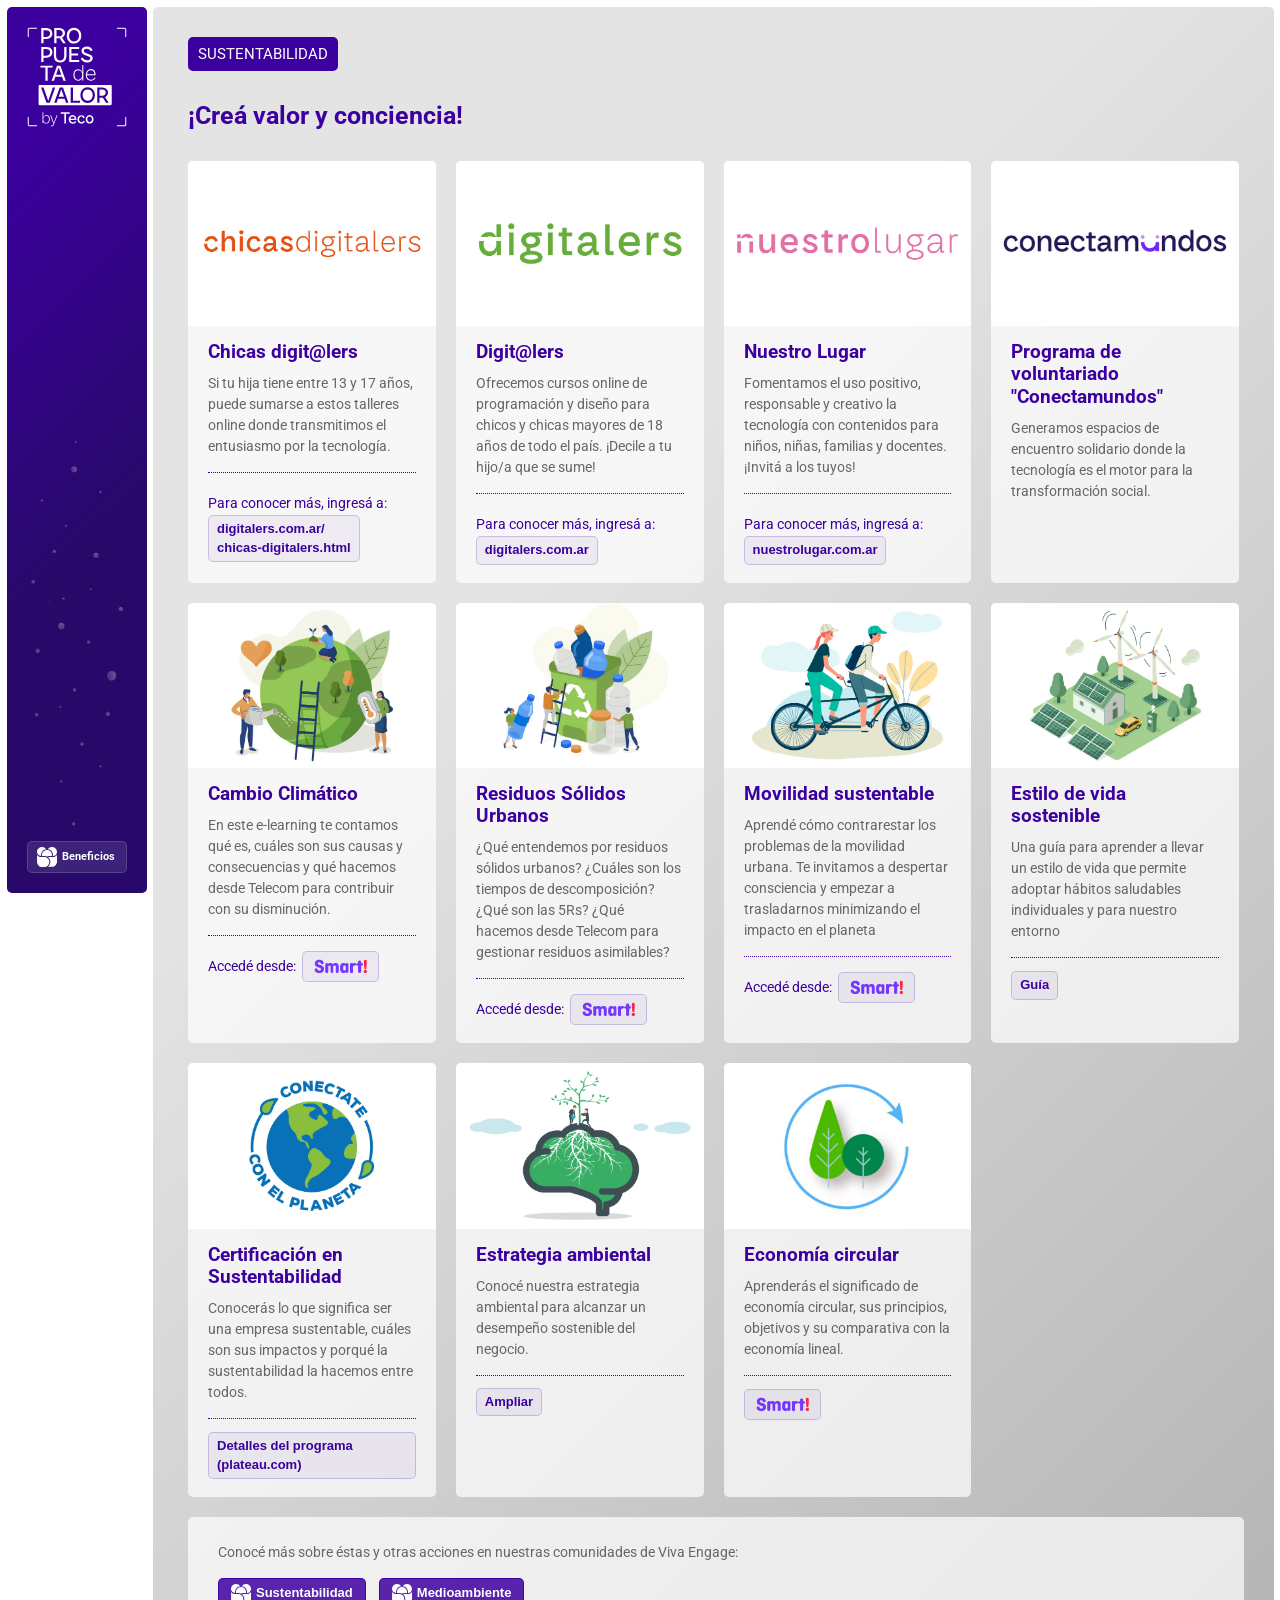
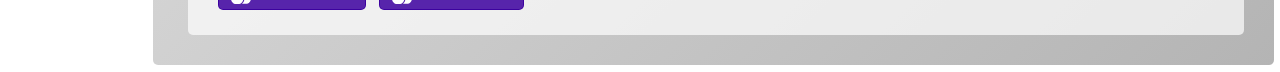
<file: PropuestaDeValor/categorias/sustentabilidad.html>
﻿<!DOCTYPE html>
<html lang="es" xmlns:mso="urn:schemas-microsoft-com:office:office"
    xmlns:msdt="uuid:C2F41010-65B3-11d1-A29F-00AA00C14882">

<head>
    <meta charset="UTF-8" />
    <meta content="width=device-width,initial-scale=1.0,maximum-scale=1.0" name="viewport">
    <title>Sustentabilidad :: Propuesta de Valor</title>
    <link rel="shortcut icon" type="image/x-icon" href="../assets/img/favicon.ico">
    <link rel="stylesheet" href="../assets/css/core.min.css" />
    <link rel="stylesheet" href="../assets/css/skin.css" />
    <link rel="stylesheet" href="../assets/css/pdv-beneficios.css" />
    <link rel="stylesheet" href="../assets/css/themify-icons.css" />
    <link rel="stylesheet" href="../assets/fonts/pulso/pulso.css">

    <!--[if lt IE 9]>
        <script type="text/javascript" src="http://html5shiv.googlecode.com/svn/trunk/html5.js"></script>
    <![endif]-->

    <!-- Global site tag (gtag.js) - Google Analytics -->
    <script async src="https://www.googletagmanager.com/gtag/js?id=UA-168668867-1"></script>
    <script>
        window.dataLayer = window.dataLayer || [];
        function gtag() {dataLayer.push(arguments);}
        gtag('js', new Date());

        gtag('config', 'UA-168668867-1');
    </script>

    <!-- Google Tag Manager -->
    <script>(function (w, d, s, l, i) {
            w[l] = w[l] || []; w[l].push({
                'gtm.start':
                    new Date().getTime(), event: 'gtm.js'
            }); var f = d.getElementsByTagName(s)[0],
                j = d.createElement(s), dl = l != 'dataLayer' ? '&l=' + l : ''; j.async = true; j.src =
                    'https://www.googletagmanager.com/gtm.js?id=' + i + dl; f.parentNode.insertBefore(j, f);
        })(window, document, 'script', 'dataLayer', 'GTM-NRTBZH9');</script>
    <!-- End Google Tag Manager -->

</head>

<body id="sustentabilidad">

    <!-- Google Tag Manager (noscript) -->
    <noscript><iframe src="https://www.googletagmanager.com/ns.html?id=GTM-NRTBZH9" height="0" width="0"
            style="display:none;visibility:hidden"></iframe></noscript>
    <!-- End Google Tag Manager (noscript) -->

    <div class="wrapper reveal-side-navigation">
        <div class="wrapper-inner">

            <!-- Content -->
            <div class="content clearfix">

                <div class="row-fluid">
                    <div class="column width-3 categoria pdv-contenido">
                        <div class="thumbnail" data-hover-easing="easeInOut" data-hover-speed="300">
                            <a class="overlay-link" data-content="inline" data-aux-classes="tml-message-modal"
                                data-toolbar="" data-modal-mode data-modal-width="600" data-lightbox-animation="fadeIn"
                                href="../">
                                <img id="logo-aside" src="../assets/img/propuestaDeValor_logo.svg" />
                                <img id="bg-aside-pdv" src="../assets/img/bg-aside.png" />
                                <object>
                                    <div id="volver">
                                        <img src="../assets/img/btn-volver.svg" /><span>Volver</span>
                                    </div>
                                </object>
                                <object>
                                    <a id="vivaEngage"
                                        href="https://www.yammer.com/teco.com.ar/#/threads/inGroup?type=in_group&feedId=12515587"
                                        target="_blank"
                                        onclick="gtag('event', 'Viva Engage', {'event_category': 'Beneficios', 'event_label': 'Beneficios'});">
                                        <p><img id="logo-aside" src="../assets/img/vivaEngage_logo.svg" />Beneficios</p>
                                    </a>
                                </object>
                            </a>
                        </div>
                    </div>
                    <div class="column width-9 contenido">
                        <div class="thumbnail" data-hover-easing="easeInOut" data-hover-speed="300">
                            <div class="row">
                                <div class="column width-12">
                                    <h3 class="categoria-pill">Sustentabilidad</h3>
                                </div>
                            </div>
                            <div class="row intro">
                                <div class="column width-12">
                                    <h3>¡Creá valor y conciencia!</h3>
                                </div>
                            </div>
                            <div class="row flex iniciativas">
                                <div class="column width-3">
                                    <img src="sustentabilidad/digitalers/chicasdigitalers_logo.jpg" alt="" />
                                    <h4>Chicas digit@lers</h4>
                                    <p>Si tu hija tiene entre 13 y 17 años, puede sumarse a estos talleres online donde
                                        transmitimos el entusiasmo por la tecnología.</p>
                                    <p class="acceder acceder-smart acceder-iniciativas">
                                        <span>Para conocer más, ingresá a:</span>
                                        <a href="http://www.digitalers.com.ar/chicas-digitalers.html" target="_blank"
                                            class="button btn-smart">digitalers.com.ar/<br />chicas-digitalers.html</a>
                                    </p>
                                </div>
                                <div class="column width-3">
                                    <img src="sustentabilidad/digitalers/digitalers_logo.jpg" alt="" />
                                    <h4>Digit@lers</h4>
                                    <p>Ofrecemos cursos online de programación y diseño para chicos y chicas mayores de
                                        18 años de todo el país. ¡Decile a tu hijo/a que se sume!</p>
                                    <p class="acceder acceder-smart acceder-iniciativas">
                                        <span>Para conocer más, ingresá a:</span>
                                        <a href="http://www.digitalers.com.ar" target="_blank"
                                            class="button btn-smart">digitalers.com.ar</a>
                                    </p>
                                </div>
                                <div class="column width-3">
                                    <img src="sustentabilidad/nuestroLugar/nuestroLugar_logo.jpg" alt="" />
                                    <h4>Nuestro Lugar</h4>
                                    <p>Fomentamos el uso positivo, responsable y creativo la tecnología con contenidos
                                        para niños, niñas, familias y docentes. ¡Invitá a los tuyos!</p>
                                    <p class="acceder acceder-smart acceder-iniciativas">
                                        <span>Para conocer más, ingresá a:</span>
                                        <a href="http://www.nuestrolugar.com.ar" target="_blank"
                                            class="button btn-smart">nuestrolugar.com.ar</a>
                                    </p>
                                </div>
                                <div class="column width-3">
                                    <img src="sustentabilidad/conectamundos/conectamundos_logo.jpg" alt="" />
                                    <h4>Programa de voluntariado "Conectamundos"</h4>
                                    <p>Generamos espacios de encuentro solidario donde la tecnología es el motor para la
                                        transformación social. </p>
                                </div>
                                <div class="column width-3">
                                    <img src="sustentabilidad/cambioClimatico/cambioClimatico_logo.jpg" alt="" />
                                    <h4>Cambio Climático</h4>
                                    <p>En este e-learning te contamos qué es, cuáles son sus causas y consecuencias y
                                        qué hacemos desde Telecom para contribuir con su disminución.</p>
                                    <p class="acceder acceder-smart acceder-iniciativas">
                                        <span>Accedé desde:</span>
                                        <a href="https://performancemanager8.successfactors.com/sf/learning?destUrl=https%3a%2f%2ftelecomarg1%2eplateau%2ecom%2flearning%2fuser%2fdeeplink%5fredirect%2ejsp%3flinkId%3dITEM%5fDETAILS%26componentID%3d4022%26componentTypeID%3dELEARNING%26revisionDate%3d1590697500000%26fromSF%3dY&company=telecomargP"
                                            target="_blank" class="button btn-link"
                                            onclick="gtag('event', 'Smart', {'event_category': 'Sustentabilidad', 'event_label': 'Cambio Climático'});">
                                            <img class="smart" src="../assets/img/smart-logo.png" /></a>
                                    </p>
                                </div>
                                <div class="column width-3">
                                    <img src="sustentabilidad/residuosSolidosUrbanos/residuosSolidosUrbanos_logo.jpg"
                                        alt="" />
                                    <h4>Residuos Sólidos Urbanos</h4>
                                    <p>¿Qué entendemos por residuos sólidos urbanos? ¿Cuáles son los tiempos de
                                        descomposición? ¿Qué son las 5Rs? ¿Qué hacemos desde Telecom para gestionar
                                        residuos asimilables?</p>
                                    <p class="acceder acceder-smart acceder-iniciativas">
                                        <span>Accedé desde:</span>
                                        <a href="https://telecomarg1.plateau.com/learning/user/common/viewItemDetails.do?componentTypeID=ELEARNING&componentID=EACD-60001381&revisionDate=1578334993000&catalogCurrencyCode=ARS&returnLink=%2Flearning%2Fuser%2Fcatalogsearch%2FcatalogSearchDispatchAction.do%3FsearchType%3DfilteredSearch%26keywords%3D&backto=%2Flearning%2Fuser%2Fcatalogsearch%2FcatalogSearchDispatchAction.do%3FsearchType%3DfilteredSearch%26keywords%3D"
                                            target="_blank" class="button btn-link"
                                            onclick="gtag('event', 'Smart', {'event_category': 'Sustentabilidad', 'event_label': 'Residuos Sólidos Urbanos'});">
                                            <img class="smart" src="../assets/img/smart-logo.png" /></a>
                                    </p>
                                </div>
                                <div class="column width-3">
                                    <img src="sustentabilidad/movilidadSustentable/movilidadSustentable_logo.jpg"
                                        alt="" />
                                    <h4>Movilidad sustentable</h4>
                                    <p>Aprendé cómo contrarestar los problemas de la movilidad urbana. Te invitamos a
                                        despertar consciencia y empezar a trasladarnos minimizando el impacto en el
                                        planeta</p>
                                    <p class="acceder acceder-smart acceder-iniciativas">
                                        <span>Accedé desde:</span>
                                        <a href="https://telecomarg1.plateau.com/learning/user/common/viewItemDetails.do?componentTypeID=ELEARNING&componentID=9008&revisionDate=1599773220000&catalogCurrencyCode=ARS&returnLink=%2Flearning%2Fuser%2Fcatalogsearch%2FcatalogSearchDispatchAction.do%3FsearchType%3DfilteredSearch%26keywords%3D&backto=%2Flearning%2Fuser%2Fcatalogsearch%2FcatalogSearchDispatchAction.do%3FsearchType%3DfilteredSearch%26keywords%3D"
                                            target="_blank" class="button btn-link"
                                            onclick="gtag('event', 'Smart', {'event_category': 'Sustentabilidad', 'event_label': 'Residuos Sólidos Urbanos'});">
                                            <img class="smart" src="../assets/img/smart-logo.png" /></a>
                                    </p>
                                </div>
                                <div class="column width-3">
                                    <img src="sustentabilidad/estiloDeVidaSostenible/estiloDeVidaSostenible_logo.jpg"
                                        alt="" />
                                    <h4>Estilo de vida sostenible</h4>
                                    <p>Una guía para aprender a llevar un estilo de vida que permite adoptar hábitos
                                        saludables individuales y para nuestro entorno</p>
                                    <p class="acceder acceder-smart acceder-iniciativas">
                                        <a href="https://cablevisionfibertel.sharepoint.com/:b:/r/sites/propuestadevalor/SiteAssets/categorias/sustentabilidad/estrategiaAmbiental/Estilos%20de%20vida%20ma%CC%81s%20sostenibles.pdf?csf=1&web=1&e=LGBmtl"
                                            target="_blank" class="button btn-link"
                                            onclick="gtag('event', 'Stream', {'event_category': 'Sustentabilidad', 'event_label': 'Estilo de vida sostenible'});">Guía</a>
                                    </p>
                                </div>
                                <div class="column width-3">
                                    <img src="sustentabilidad/acciones/acciones_logo.jpg" alt="" />
                                    <h4>Certificación en Sustentabilidad</h4>
                                    <p>Conocerás lo que significa ser una empresa sustentable, cuáles son sus impactos y
                                        porqué la sustentabilidad la hacemos entre todos.</p>
                                    <p class="acceder acceder-smart acceder-iniciativas">
                                        <a href="https://telecomarg1.plateau.com/learning/user/learning/program/viewProgramDetails.do?fromSF=Y&programID=Cert_Sustentabilidad&menuGroup=Learning&menuItem=Cur&fromDeepLink=true&hideProgramDetailsBackLink=true"
                                            target="_blank" class="button btn-link"
                                            onclick="gtag('event', 'Stream', {'event_category': 'Sustentabilidad', 'event_label': 'Cuidado del medioambiente'});">
                                            Detalles del programa (plateau.com)</a>
                                    </p>
                                </div>
                                <div class="column width-3">
                                    <img src="sustentabilidad/estrategiaAmbiental/estrategiaAmbiental_logo.jpg"
                                        alt="" />
                                    <h4>Estrategia ambiental</h4>
                                    <p>Conocé nuestra estrategia ambiental para alcanzar un desempeño sostenible del
                                        negocio.</p>
                                    <p class="acceder acceder-smart acceder-iniciativas">
                                        <a href="sustentabilidad/estrategiaAmbiental/estrategiaAmbiental.pdf"
                                            target="_blank" class="button btn-smart">Ampliar</a>
                                    </p>
                                </div>
                                <div class="column width-3">
                                    <img src="sustentabilidad/estrategiaAmbiental/economiaCircular_logo.jpg" alt="" />
                                    <h4>Economía circular</h4>
                                    <p>Aprenderás el significado de economía circular, sus principios, objetivos y su
                                        comparativa con la economía lineal.</p>
                                    <p class="acceder acceder-smart acceder-iniciativas">
                                        <a href="https://telecomarg1.plateau.com/learning/user/common/viewItemDetails.do?componentID=55040&componentTypeID=ELEARNING&fromSF=Y&revisionDate=1673987700000&menuGroup=Learning&menuItem=Cur&fromDeepLink=true&hideItemDetailsBackLink=true#/19458F6199D379571800F56070DE3F59"
                                            target="_blank" class="button btn-link"
                                            onclick="gtag('event', 'Smart', {'event_category': 'Sustentabilidad', 'event_label': 'Economía circular'});">
                                            <img class="smart" src="../assets/img/smart-logo.png" /></a>
                                    </p>
                                </div>
                            </div>
                            <div class="row">
                                <div class="row banner">
                                    <div class="column width-12">
                                        <p>Conocé más sobre éstas y otras acciones en nuestras comunidades de Viva
                                            Engage:
                                        </p>
                                        <p>
                                            <a href="https://www.yammer.com/teco.com.ar/#/threads/inGroup?type=in_group&feedId=5143002"
                                                target="_blank" class="button vivaEngage"
                                                onclick="gtag('event', 'Viva Engage', {'event_category': 'Beneficios', 'event_label': 'Sustentabilidad'});">
                                                <img class="vivaEngage"
                                                    src="../assets/img/vivaEngage_logo.svg" />Sustentabilidad</a>
                                            <a href="https://www.yammer.com/teco.com.ar/#/threads/inGroup?type=in_group&feedId=5412752"
                                                target="_blank" class="button vivaEngage"
                                                onclick="gtag('event', 'Viva Engage', {'event_category': 'Beneficios', 'event_label': 'Medioambiente'});">
                                                <img class="vivaEngage"
                                                    src="../assets/img/vivaEngage_logo.svg" />Medioambiente</a>
                                        </p>
                                    </div>
                                </div>
                            </div>
                        </div>
                    </div>
                </div>

            </div>
            <!-- Content End -->

        </div>
    </div>

    <!-- Js -->
    <script type="text/javascript" src="../assets/js/jquery-1.12.4.min.js"></script>
    <script type="text/javascript" src="../assets/js/jquery.tm.equalize.min.js"></script>
    <script type="text/javascript" src="../assets/js/timber.master.min.js"></script>

</body>

</html>
</file>
<file: TecoMachete/assets/fonts/fonts.css>
/* Webfont: Pulso-Regular */
@font-face {
    font-family: 'Pulso';
    src: url( 'Pulso-Regular.eot'); 
    src: url( 'Pulso-Regular.eot?#iefix') format('embedded-opentype'),
         url( 'Pulso-Regular.woff2') format('woff2'), 
         url( 'Pulso-Regular.woff') format('woff'), 
         url( 'Pulso-Regular.ttf') format('truetype');
    font-style: normal;
    font-weight: 400;
}

/* Webfont: Pulso-Light */
@font-face {
    font-family: 'Pulso';
    src: url( 'Pulso-Light.eot'); 
    src: url( 'Pulso-Light.eot?#iefix') format('embedded-opentype'),
         url( 'Pulso-Light.woff2') format('woff2'), 
         url( 'Pulso-Light.woff') format('woff'), 
         url( 'Pulso-Light.ttf') format('truetype');
    font-style: normal;
    font-weight: 300;
}
</file>
<file: PropuestaDeValor/assets/css/skin.css>
/*------------------------------------------------------------------
Sartre Base Skin
Version: 1.0.4;
Author: ThemeMountain
Copyright: ThemeMountain

[Table of contents]

1. Typography
2. Background Color & Color Classes
3. Section Padding
4. Header Styling
5. Header Logo
6. Header Navigation
7. Header Buttons, Dropdowns & Icons
8. Auxiliary Navigation
9. Title Areas
10. Slider & Parallax
11. Lightbox
12. Plugin Preloader
13. Rollovers
14. Homepage
15. About Pages
16. Contact Pages
17. Project Pages
18. Pagination
19. Fullscreen Pages
20. Blog Pages
21. Form Elements
22. Social Lists
23. Footer
24. Sidebar
25. Dividers
26. Media Element Player
27. E-Commerce
28. Component Styling
29. Resolution Media Queries

-------------------------------------------------------------------*/

/*------------------------------------------------------------------
[1. Typography]
*/

body {
	font-family: 'Roboto', 'Helvetica Neue', sans-serif;
	letter-spacing: 0;
	font-weight: 400;
	font-size: 1.4rem;
	line-height: 1.8;
	color: #666;
}

h1,
h2,
h3,
h4,
h5,
h6,
input,
button,
.button,
select,
textarea,
.project-title,
.product-title,
.project-description,
.font-alt-1,
.header .navigation>ul>li>a,
.side-navigation>ul>li>a,
.overlay-navigation>ul>li>a,
.grid-filter-menu a {
	font-family: 'Lato', 'Helvetica Neue', sans-serif;
}

/* Titles */
h1,
h2,
h3,
h4,
h5,
h6 {
	line-height: 1.2;
	font-weight: 300;
	text-transform: none;
	color: #000;
}

h1 a:hover,
h2 a:hover,
h3 a:hover,
h4 a:hover,
h5 a:hover,
h6 a:hover {
	color: #0cbacf;
}

h1 {
	font-size: 4.381rem;
}

h2 {
	font-size: 3.294rem;
}

h3 {
	font-size: 2.476rem;
}

h4 {
	font-size: 1.862rem;
}

h5 {
	font-size: 1.4rem;
}

h6 {
	font-size: 1.053rem;
}

/* Widget Titles */
.footer .widget-title,
.footer .widget-title a {
	font-size: 1.4rem;
	letter-spacing: 0.1rem;
	font-weight: 700;
	text-transform: uppercase;
	color: #fff;
}

.footer-light .widget-title,
.footer-light .widget-title a {
	color: #000;
}

.sidebar .widget-title,
.sidebar .widget-title a {
	font-size: 1.4rem;
	letter-spacing: 0.1rem;
	font-weight: 700;
	text-transform: uppercase;
	color: #666;
}

.side-navigation-wrapper .widget-title,
.side-navigation-wrapper .widget-title a {
	font-size: 1.4rem;
	color: #fff;
}

.overlay-navigation-wrapper .widget-title,
.overlay-navigation-wrapper .widget-title a {
	font-size: 1.4rem;
	color: #999;
}

/* Title Classes */
.title-xlarge {
	font-size: 7.749rem;
	line-height: 1.2;
}

.title-large {
	font-size: 5.826rem;
	line-height: 1.2;
}

.title-medium {
	font-size: 2.476rem line-height: 1.2;
}

.title-small {
	font-size: 1.4rem;
	line-height: 1.2;
}

/* Lead */
.lead,
blockquote.large {
	font-size: 2.016rem;
	font-weight: 300;
}

/* Text Classes */
.text-xlarge {
	font-size: 2.016rem;
}

.text-large {
	font-size: 1.68rem;
}

.text-medium {
	font-size: 1.4rem;
}

.text-small {
	font-size: 1.167rem;
}

/* Special Text Classes */
.status-code-title {
	font-size: 13.707rem;
	line-height: 1;
}

/* Weight Classes */
.weight-light {
	font-weight: 300;
}

.weight-regular {
	font-weight: 400;
}

.weight-semi-bold {
	font-weight: 700;
}

.weight-bold {
	font-weight: 700;
}

/* Links */
a.animated-link {
	position: relative;
}

/* Link Colors */
a,
p a,
.box a:not(.button) {
	color: #0cbacf;
}

.sidebar .widget a,
.shop .product-summary a,
.shop .cart-overview a {
	color: #666;
}

a:hover,
p a:hover,
.box a:not(.button):hover,
.social-list li a:hover,
.team-1 .social-list a:hover,
.team-2 .social-list a:hover,
.tabs li a:hover,
.tabs li.active a,
.tabs li.active a:hover,
.blog-masonry .with-background .post-read-more a:hover,
.post-info a:hover,
.post-info-over a:hover,
.post-info-over a:hover span,
.post-author-aside a:hover,
.post-love a:hover,
.post-love a:hover span,
.scroll-down a:hover,
.widget a:not(.button):hover,
.footer a:hover+.post-info .post-date,
.footer .navigation a:hover,
.footer .social-list a:hover,
.footer .footer-bottom a:hover,
.shop .product-summary a:hover,
.shop .cart-overview a:hover {
	color: #0cbacf;
}

a[class*="icon-"]:hover {
	text-decoration: none;
}

a:hover .text-line,
a.animated-link:hover .text-line,
.accordion li a:hover .text-line,
.tabs li a:hover .text-line,
.blog-masonry .with-background .post-read-more a:hover .text-line {
	background-color: #0cbacf;
}

@media only screen and (max-width: 768px) {
	h1 {
		font-size: 3.755rem;
	}

	h2 {
		font-size: 2.823rem;
	}

	h3 {
		font-size: 2.123rem;
	}

	h4 {
		font-size: 1.596rem;
	}

	h5 {
		font-size: 1.2rem;
	}

	h6 {
		font-size: 1.053rem;
	}

	.title-xlarge {
		font-size: 5.826rem;
	}

	.title-large {
		font-size: 4.381rem;
	}

	.title-medium {
		font-size: 2.123rem;
	}

	.title-small {
		font-size: 1.2rem;
	}

	.tms-caption.title-xlarge,
	.tmp-content .title-xlarge {
		font-size: 5.826rem;
		line-height: 5.826rem;
	}

	/* Helpers */
	.fullscreen-section .background-on-mobile {
		background: #f4f4f4;
	}

	.fullscreen-section .background-on-mobile * {
		color: #666 !important;
	}

	.fullscreen-section .background-on-mobile h1,
	.fullscreen-section .background-on-mobile h2,
	.fullscreen-section .background-on-mobile h3,
	.fullscreen-section .background-on-mobile h4,
	.fullscreen-section .background-on-mobile h5,
	.fullscreen-section .background-on-mobile h6 {
		color: #000 !important;
	}
}

/*------------------------------------------------------------------
[2. Background Color & Color Classes]
*/

body,
.content,
.featured-media:after,
.section-block:not([class*="bkg-"]),
.fullscreen-sections-wrapper {
	background-color: #fff;
}

.section-block.featured-media {
	background-color: #000;
}

/* greyscale */
.wrapper-inner {
	-webkit-filter: none;
	filter: none;
	-webkit-transition: 350ms ease-in-out;
	transition: 350ms ease-in-out;
}

/* grey ulatrlight */
.bkg-grey-ultralight {
	background-color: #f8f8f8;
	border-color: #f8f8f8;
}

.bkg-hover-grey-ultralight:hover {
	background-color: #f8f8f8;
	border-color: #f8f8f8;
}

.border-hover-grey-ultralight:hover {
	border-color: #f8f8f8;
}

.color-grey-ultralight,
.color-hover-grey-ultralight:hover {
	color: #f8f8f8;
}

/* grey */
.bkg-grey {
	background-color: #4e4e4d;
	border-color: #4e4e4d;
}

.bkg-hover-grey:hover {
	background-color: #4e4e4d;
	border-color: #4e4e4d;
}

.border-hover-grey:hover {
	border-color: #4e4e4d;
}

.color-grey,
.color-hover-grey:hover {
	color: #4e4e4d;
}

/* charcoal */
.bkg-charcoal-light {
	background-color: #333;
	border-color: #333;
}

.bkg-hover-charcoal-light:hover {
	background-color: #333;
	border-color: #333;
}

.border-hover-charcoal-light:hover {
	border-color: #333;
}

.color-charcoal-light,
.color-hover-charcoal-light:hover {
	color: #333;
}

.bkg-charcoal {
	background-color: #232323;
	border-color: #232323;
}

.bkg-hover-charcoal:hover {
	background-color: #232323;
	border-color: #232323;
}

.border-charcoal,
.border-hover-charcoal:hover {
	border-color: #232323;
}

.color-charcoal,
.color-hover-charcoal:hover {
	color: #232323;
}

/* theme */
.bkg-theme {
	background-color: #0cbacf;
	border-color: #0cbacf;
}

.bkg-hover-theme:hover {
	background-color: #0badc1;
	border-color: #0badc1;
}

.border-theme {
	border-color: #0cbacf;
}

.border-hover-theme:hover {
	border-color: #0badc1;
}

.color-theme {
	color: #0cbacf;
}

.color-hover-theme:hover {
	color: #0badc1;
}

/*------------------------------------------------------------------
[3. Section Padding]
*/

/* Unique Template Padding & Margins */
.section-block,
.fullscreen-section .fullscreen-inner,
.pagination-2 .pagination-next,
.row.xlarge {
	padding-top: 11rem;
	padding-bottom: 11rem;
}

.replicable-content,
.row.xlarge.replicable-content {
	padding-top: 11rem;
	padding-bottom: 8rem;
}

.section-block.slanted-top:before {
	width: 100%;
	height: 12rem;
	background-color: inherit;
	content: '';
	position: absolute;
	left: 0;
	top: -5.7rem;
	-webkit-transform: skewY(-4.5deg);
	-ms-transform: skewY(-4.5deg);
	transform: skewY(-4.5deg);
	z-index: 5;
}

.footer .footer-top {
	padding-top: 9rem;
	padding-bottom: 5rem;
}

.grid-filter-menu {
	padding-top: 5rem;
	padding-bottom: 5rem;
}

.home-page .grid-filter-menu {
	padding-bottom: 4rem;
}

.divider {
	margin-top: 6rem;
	margin-bottom: 9rem;
}

.page-intro .divider,
[class*="intro-title-"] .divider {
	margin-top: 0;
	margin-bottom: 2rem;
}

.separator {
	width: 5rem;
	height: 0.1rem;
	margin-top: 1.5rem;
	margin-bottom: 3rem;
}

.text-line {
	width: 2rem;
	height: 0.1rem;
	display: inline-block;
}

.text-line[class*="bkg-"] {
	padding: 0;
}

.text-line-vertical {
	display: inline-block;
	position: relative;
}

.text-line-vertical:after {
	width: 1px;
	height: 8rem;
	margin-top: 3rem;
	border-right: 1px solid #777;
	position: absolute;
	top: 100%;
	left: 50%;
	content: '';
}

.tm-slider-container .text-line-vertical:after {
	height: 200%;
	border-color: #fff;
}

@media only screen and (min-width: 960px) {
	.header-1-static+.content {
		padding-top: 8rem;
	}
}

@media only screen and (max-width: 768px) {
	.fullscreen-section.content-below-on-mobile .fullscreen-inner {
		padding-top: 12rem !important;
		padding-bottom: 12rem !important;
	}
}

/*------------------------------------------------------------------
[4. Header Styling]
*/

/* Initial Position */
.header-bottom {
	bottom: 0.1rem;
}

/* Intial Height */
.header .logo,
.header .header-inner .navigation>ul>li,
.header .header-inner .navigation>ul>li>a:not(.button),
.header .header-inner .dropdown>.nav-icon {
	height: 8rem;
	line-height: 8rem;
}

/* Compacted Height */
.header-compact .logo,
.header-compact .header-inner .navigation>ul>li,
.header-compact .header-inner .navigation>ul>li>a:not(.button),
.header-compact .header-inner .dropdown>.nav-icon {
	height: 6rem;
	line-height: 6rem;
}

/* Header Initial Styling */
.header .header-inner {
	background-color: #fff;
	border-bottom: none;
	border-bottom: 1px solid #eee;
}

.header .header-inner>.nav-bar {
	/*border-bottom: 1px solid #eee;*/
}

/* Transparent Header Initial & Active Nav Colors */
.header-transparent .header-inner {
	background-color: transparent;
	border-bottom: 1px solid transparent;
}

.header-transparent .header-inner>.nav-bar {
	border-bottom: 1px solid rgba(255, 255, 255, 0.2);
}

/* Background Header - On Scroll! */
.header-background .header-inner {
	background-color: #fff;
	border-color: #eee;
}

.header-background .header-inner>.nav-bar {
	border-bottom: none;
}

/* Header Inner Top */
.header .header-inner-top {
	height: 4rem;
	background: #232323;
	color: #fff;
}

/* Mobile Header Styles & Breakpoints */
.mobile .header .header-inner {
	background-color: #fff;
	border-top: none;
}

.mobile .header .header-inner {
	border-bottom: 1px solid #eee;
}

.mobile .header+.content {
	padding-top: 0;
}

@media only screen and (max-width: 960px) {

	.header .header,
	.header .header-inner,
	.header.header-transparent .header-inner {
		background-color: #fff;
	}

	.header .header-inner {
		border-bottom: 1px solid #eee;
	}

	.header .header-inner>.nav-bar {
		padding: 0;
	}
}

/*------------------------------------------------------------------
[5. Header Logo]
*/

/* Initial Logo Width */
.header .logo {
	width: 12.5rem;
}

/* Compacted Header Logo Width */
.header-compact .logo {
	width: 12.5rem;
}

/* Initial Logo Styling */
.header .logo a {
	display: block !important;
	position: absolute;
	top: 0;
}

.header-in .logo a,
.header-out .logo a {
	-webkit-transition-duration: 0ms;
	transition-duration: 0ms;
}

.header .logo a:first-child {
	opacity: 1;
	-webkit-transform: translateY(0);
	transform: translateY(0);
}

.header .logo a+a {
	display: none !important;
}

/* Transparent Header Show Light Logo */
.header-transparent .logo a:first-child {
	opacity: 0;
	-webkit-transform: translateY(5rem);
	transform: translateY(5rem);
}

.header-transparent .logo a+a {
	display: block !important;
	-webkit-transform: translateY(0);
	transform: translateY(0);
}

/* Header Background Logo Swap to Dark Logo - On Scroll! */
.header-background .logo a:first-child {
	opacity: 1;
	-webkit-transform: translateY(0);
	transform: translateY(0);
}

.header-background .logo a+a {
	display: block !important;
	opacity: 0;
	-webkit-transform: translateY(-5rem);
	transform: translateY(-5rem);
}

/* Logo Nav Dark */
.nav-dark .logo a:first-child {
	display: block !important;
	top: 0;
	opacity: 1;
	-webkit-transform: translateY(0);
	transform: translateY(0);
}

.nav-dark .logo a:last-child {
	display: none !important;
}

/* Logo Mobile Header & Breakpoints */
.mobile .header .logo a:first-child {
	display: block !important;
	opacity: 1;
	-webkit-transform: translateY(0);
	transform: translateY(0);
}

@media only screen and (max-width: 960px) {
	.header .logo-inner {
		display: table-cell;
		vertical-align: middle;
	}

	.header .logo a {
		position: relative;
	}

	.header .logo a:first-child {
		opacity: 1;
		top: 0;
		-webkit-transform: translateX(0) !important;
		transform: translateX(0) !important;
	}

	.header .logo a:last-child {
		display: none !important;
	}
}

/*------------------------------------------------------------------
[6. Header Navigation]
*/

/* Padding & Margins */
.header .logo-center~.navigation.nav-center {
	padding-top: 0.5rem;
}

.header .logo-center~.navigation.nav-center>ul>li>a {
	padding-bottom: 2rem;
}

.header .navigation>ul>li>a {
	margin: 0 1.5rem;
	padding-left: 0;
	padding-right: 0;
	font-size: 1.1rem;
	text-transform: uppercase;
	font-weight: 700;
	letter-spacing: 0.1rem;
}

/* Header Initial & Active Nav Colors */
.header .navigation>ul>li>a {
	color: #999;
	opacity: 1;
}

.header .navigation>ul>li.current>a,
.header .navigation>ul>li>a:hover {
	color: #000;
	opacity: 1;
}

.header .navigation>ul>li.current>a:hover {
	color: #000;
}

/* Transparent Header Initial, Hover & Current Nav Colors */
.header-transparent .navigation>ul>li>a {
	color: #fff;
	opacity: 0.6;
}

.header-transparent .navigation>ul>li>a:hover {
	color: #fff;
	opacity: 1;
}

.header-transparent .navigation>ul>li.current>a,
.header-transparent .navigation>ul>li.current>a:hover {
	color: #fff;
	opacity: 1;
}

/* Nav Dark Initial, Hover & Current Colors */
.header-transparent.nav-dark .navigation>ul>li>a {
	color: #000;
	opacity: 0.5;
}

.nav-dark .navigation>ul>li.current>a,
.nav-dark .navigation>ul>li.current>a:hover {
	color: #000;
	opacity: 1;
}

/* Header Background Initial, Hover & Current Nav Colors - On Scroll! */
.header-background .navigation>ul>li>a {
	color: #999;
}

.header-background .navigation>ul>li.current>a {
	color: #000;
	border-bottom: none;
}

.header-background .navigation>ul>li.current>a:hover {
	color: #000;
}

.header-background .navigation>ul>li>a:hover {
	color: #000;
	opacity: 1;
}

/* Sub Menus, Mega Menus, Dropdown List Initial Colors */
.navigation .sub-menu li,
.navigation .dropdown-list li {
	border-bottom: none;
}

.navigation .sub-menu li a,
.navigation .mega-sub-menu ul li a,
.navigation .dropdown-list li a {
	line-height: 1.6;
	font-weight: 400;
	font-size: 1.2rem;
	color: #888;
}

.navigation .sub-menu:not(.custom-content) li a,
.navigation .dropdown-list:not(.custom-content) li a {
	padding: 1rem 1.5rem;
}

.navigation .mega-sub-menu>li>a {
	font-size: 1.3rem;
}

.navigation .sub-menu:not(.custom-content) a,
.navigation .sub-menu.custom-content,
.navigation .mega-sub-menu,
.navigation .dropdown-list {
	background-color: #111;
}

/* Menu Nav Cart Intial Colors */
.navigation .cart .badge {
	top: -0.4rem;
	left: 1.2rem;
	background-color: #0cbacf;
}

.navigation .cart-overview .product-title {
	color: #fff;
}

.navigation .cart-overview .product-price,
.navigation .cart-overview .product-quantity {
	color: #999;
}

.navigation .cart-overview a.product-remove {
	background-color: #444;
	color: #999;
}

.navigation .cart-overview .cart-subtotal {
	color: #fff;
}

.navigation .cart-overview .cart-actions {
	border-color: #444;
}

.navigation .cart-overview .checkout.button {
	background-color: #0cbacf;
	border-color: transparent;
	color: #fff;
}

.navigation .cart-overview .checkout.button:hover {
	background-color: #666;
	border-color: transparent;
	color: #fff;
}

/* Sub Menus, Mega Menus, Dropdown List Hover Colors #MOD */
.navigation .sub-menu:not(.custom-content) li:hover>a,
.navigation .mega-sub-menu:not(.custom-content) ul li:hover>a,
.navigation .dropdown-list:not(.custom-content) li:hover a {
	background-color: #000;
}

.navigation .sub-menu li>a:not(.button):hover,
.navigation .mega-sub-menu ul li>a:not(.button):hover,
.navigation .dropdown-list li>a:not(.button):hover,
.navigation .cart-overview .product-title:hover,
.navigation .cart-overview .product-remove:hover {
	color: #fff;
}

.navigation .sub-menu li.current>a:not(.button),
.navigation .dropdown-list li.current>a:not(.button),
.navigation .mega-sub-menu ul li.current>a:not(.button) {
	color: #fff;
}

/* Mega Menu Position */
.navigation .mega-sub-menu {
	left: 0;
	right: 0;
}

/* Labels Sub Menu */
.sub-menu li .label,
.mega-menu li .label,
.dropdown li .label {
	margin-left: 0.5rem;
	padding: 0.1rem 0.4rem;
	font-size: 1rem;
	text-transform: uppercase;
	background-color: #0cbacf;
	border-color: #0cbacf;
	color: #fff;
}

/*------------------------------------------------------------------
[7. Header Nav Icons, Buttons, Dropdowns ]
*/

/* Padding & Margins */
.header .dropdown-list {
	margin-top: 2.2rem;
}

/* Initial Division Padding & Color */
.header .secondary-navigation.nav-left:not(.with-division)>ul {
	margin-left: -1.5rem;
}

.header .secondary-navigation.nav-right:not(.with-division)>ul {
	margin-right: -1.5rem;
}

.header .navigation .nav-icon,
.header .navigation .v-align-middle {
	padding: 0 1.5rem !important;
}

.header .with-division ul {
	border-left-color: rgba(0, 0, 0, 0.1);
}

.header .with-division li {
	border-right-color: rgba(0, 0, 0, 0.1);
}

/* Nav Icons Initial, Hover & Active Colors */
.header .navigation .nav-icon {
	color: #999;
	font-size: 1.4rem;
	font-weight: 400;
	opacity: 1;
}

.header .navigation .nav-icon:hover,
.header .navigation .nav-icon.active {
	background-color: transparent;
	color: #000;
	opacity: 1;
}

.header .cart .badge {
	background-color: #0cbacf;
}

/* Social Icons Initial & Hover Colors  */
.header .social-list li .nav-icon {
	padding: 0 !important;
	margin-right: 1.5rem;
}

/* Button, Dropdown Button Initial, Hover & Active Colors */
.header .v-align-middle>.button:not(.nav-icon),
.header .dropdown>.button:not(.nav-icon) {
	background: #232323;
	border-color: transparent;
	color: #fff;
}

.header .v-align-middle>.button:not(.nav-icon):hover,
.header .dropdown>.button:not(.nav-icon):hover,
.header .dropdown>.button.active:not(.nav-icon) {
	background-color: #0cbacf;
	border-color: transparent;
	color: #fff;
}

/* Transparent Header Division Color */
@media only screen and (min-width: 960px) {
	.header-transparent .with-division ul {
		border-left-color: rgba(255, 255, 255, 0.2);
	}

	.header-transparent .with-division li {
		border-right-color: rgba(255, 255, 255, 0.2);
	}
}

/* Transparent Header Initial, Hover & Active Colors */
.header-transparent .navigation .nav-icon {
	color: rgba(255, 255, 255, 0.6);
	opacity: 1;
}

.header-transparent .navigation .nav-icon:hover,
.header-transparent .navigation .nav-icon.active {
	color: #fff;
	background-color: transparent;
	opacity: 1;
}

/* Nav Dark Button, Dropdown Button Initial, Hover & Active Colors */
.nav-dark .navigation .nav-icon {
	color: #999;
}

.nav-dark .navigation .nav-icon:hover,
.nav-dark .navigation .nav-icon.active {
	color: #000;
}

.nav-dark .v-align-middle>.button:not(.nav-icon):not(:hover),
.nav-dark .dropdown>.button:not(.nav-icon):not(:hover) {
	color: #fff;
}

.nav-dark .v-align-middle>.button:not(.nav-icon):hover,
.nav-dark .dropdown>.button:not(.nav-icon):hover {
	background-color: #0cbacf;
	border-color: transparent;
	color: #fff;
}

/* Header Background Divisions, Initial, Hover & Active Colors */
.header-background .with-division ul {
	border-left-color: #eee;
}

.header-background .with-division li {
	border-right-color: #eee;
}

.header-background .v-align-middle>.button:not(.nav-icon),
.header-background .dropdown>.button:not(.nav-icon) {
	background: #232323;
	border-color: transparent;
	color: #fff;
}

.header-background .v-align-middle>.button:not(.nav-icon):hover,
.header-background .dropdown>.button:not(.nav-icon):hover {
	background-color: #0cbacf;
	border-color: transparent;
	color: #fff;
}

.header-background .navigation .nav-icon {
	color: #999;
}

.header-background .navigation .nav-icon:hover,
.header-background .navigation .nav-icon.active {
	color: #000;
}

.header-background .social-list li a {
	color: #999;
}

.header-background .social-list li a:hover {
	color: #000;
}

/* Compacted Header Dropdown List Margin */
.header-compact .dropdown-list {
	margin-top: 1.2rem;
}

/* Mobile Header Styles and Breakpoints */
.mobile .navigation.with-division ul {
	border-left-color: #eee;
}

.mobile .navigation.with-division li {
	border-right-color: #eee;
}

.mobile .v-align-middle>.button:not(.nav-icon),
.mobile .dropdown>.button:not(.nav-icon) {
	background: #232323;
	border-color: transparent;
	color: #fff;
}

.mobile .v-align-middle>.button:not(.nav-icon):hover,
.mobile .dropdown>.button:not(.nav-icon):hover {
	background-color: #0cbacf;
	border-color: transparent;
	color: #fff;
}

.mobile .navigation .nav-icon {
	color: #666;
}

.mobile .navigation .nav-icon:hover,
.mobile .dropdown .nav-icon.active,
.mobile .header-transparent .dropdown .nav-icon.active {
	color: #000;
}

@media only screen and (max-width: 960px) {
	.header .dropdown-list {
		margin-top: 2.2rem;
	}

	.header .v-align-middle>.button:not(.nav-icon),
	.header .dropdown>.button:not(.nav-icon) {
		background: #232323;
		border-color: transparent;
		color: #fff;
	}

	.header .v-align-middle>.button:not(.nav-icon):hover,
	.header .dropdown>.button:not(.nav-icon):hover {
		background-color: #0cbacf;
		border-color: transparent;
		color: #fff;
	}

	.header .navigation .nav-icon {
		color: #666;
	}

	.header .navigation .nav-icon:hover,
	.header .dropdown .nav-icon.active {
		color: #000;
	}
}

/*------------------------------------------------------------------
[8. Auxiliary Navigation]
*/

/* Aux Navigation Show */
.header .navigation-show {
	width: 4.4rem;
	height: 4.4rem;
	margin-left: 0;
}

/* Initial & Hover Colors */
.header .navigation-show a {
	font-size: 2.4rem;
	text-align: center;
	color: #666;
	border: 1px solid #eee;
}

.header .navigation .navigation-show.nav-icon {
	font-size: 2rem;
}

.header .navigation-show a:hover {
	color: #000;
	opacity: 1;
}

/* Transparent Header Initial & Hover Colors */
.header-transparent .navigation-show a {
	color: #fff;
	border-color: rgba(255, 255, 255, 0.2);
}

.header-transparent .navigation-show a:hover {
	color: #fff;
	border-color: rgba(255, 255, 255, 1);
}

/* Header with Background Initial & Hover Colors */
.header-background .navigation-show a {
	color: #666;
	border-color: #eee;
}

.header-background .navigation-show a:hover {
	color: #000;
	border-color: #eee;
}

/* Aux Navigation Hide */
.navigation-hide {
	width: 4.4rem;
	height: 4.4rem;
	margin-top: 1.9rem;
	margin-right: 0;
}

.navigation-hide a {
	background: none;
}

.navigation-hide a span {
	width: 4.4rem;
	font-size: 2rem;
}

/* Side Navigation Background Color */
.side-navigation-wrapper .logo {
	width: 12rem;
}

.side-navigation-wrapper {
	background-color: #111;
	box-shadow: none !important;
}

.side-navigation-header {
	border: none;
}

/* Side Main Nav Initial Colors & Padding */
.side-navigation>ul>li>a {
	padding: 0.6rem 4rem;
	font-size: 1.6rem;
	line-height: 1.2;
	letter-spacing: 0.1rem;
	text-transform: uppercase;
	font-weight: 300;
	color: #888;
	position: relative;
}

.side-navigation ul li.current>a {
	color: #fff;
	font-weight: 400;
}

.side-navigation>ul>li>a:after {
	width: 0;
	height: 0.1rem;
	margin-left: 0;
	content: "";
	background-color: #fff;
	opacity: 0;
	position: absolute;
	left: 0;
	bottom: 1rem;
	-webkit-transition-property: width, opacity;
	-ms-transition-property: width, opacity;
	transition-property: width, opacity;
	-webkit-transition-duration: 500ms;
	-ms-transition-duration: 500ms;
	transition-duration: 500ms;
}

.side-navigation>ul>li.current>a:after {
	width: 2rem;
	opacity: 1;
}

.side-navigation-wrapper .navigation-hide {
	margin-right: 2rem;
}

.side-navigation-wrapper .navigation-hide {
	color: #666;
}

.side-navigation-wrapper .navigation-hide a:hover {
	color: #fff;
}

/* Side Nav Sub Menu Initial Colors & Padding */
.side-navigation .sub-menu {
	background: none;
}

.side-navigation .sub-menu a {
	text-transform: none;
	font-size: 1.2rem;
	font-weight: 400;
	color: #666;
}

.side-navigation .sub-menu a:hover {
	color: #fff;
}

.side-navigation .sub-menu li:first-child {
	padding-top: 1rem;
}

.side-navigation .sub-menu li:last-child {
	padding-bottom: 1rem;
}

.side-navigation .cart-overview li:first-child {
	padding-top: 2rem;
}

.side-navigation .cart-overview li:last-child {
	padding-bottom: 2rem;
}

.side-navigation .sub-menu:not(.custom-content) a {
	padding: 1.1rem 4rem 1.1rem 5.5rem;
}

.side-navigation.center .sub-menu:not(.custom-content) a {
	padding: 1.1rem 4rem 1.1rem 4rem;
}

/* Side Nav Cart Initial Colors */
.side-navigation .cart .badge {
	background-color: #0cbacf;
}

.side-navigation .cart-overview .product-title {
	color: #fff;
}

.side-navigation .cart-overview .product-price,
.side-navigation .cart-overview .product-quantity {
	color: #999;
}

.side-navigation .cart-overview a.product-remove {
	background-color: #333;
	color: #999;
}

.side-navigation .cart-overview .cart-subtotal {
	color: #fff;
}

.side-navigation .cart-overview .cart-actions {
	border-color: #333;
}

.side-navigation .cart-overview .checkout.button {
	background-color: #0cbacf;
	border-color: transparent;
	color: #fff;
}

.side-navigation .cart-overview .checkout.button:hover {
	background-color: #666;
	border-color: transparent;
	color: #fff;
}

/* Side Nav Hover Colors */
.side-navigation ul li a:hover,
.side-navigation ul li.current a:hover {
	color: #fff;
}

/* Side Nav Widget */
.side-navigation-footer .widget p,
.side-navigation-footer .widget a {
	color: #666;
	font-size: 1.3rem;
}

.side-navigation-footer .widget a:hover {
	color: #fff;
}

/* Side Nav Footer */
.side-navigation-footer,
.side-navigation-footer .social-list a {
	color: #666;
	font-size: 1.1rem;
}

.side-navigation-footer .social-list a:hover {
	color: #fff;
}

.side-navigation-footer .copyright {
	font-size: 1.1rem;
}

/* Overlay Navigation Colors & Sizes */
.overlay-navigation-wrapper {
	background-color: rgba(255, 255, 255, 1);
}

.overlay-navigation-inner {
	text-align: left;
}

.overlay-navigation-header {
	top: 1.5rem;
}

.overlay-navigation-wrapper .menu-title {
	width: 100%;
	margin-bottom: 3rem;
	color: #000;
	font-size: 2rem;
	line-height: 1;
	font-weight: 700;
	text-transform: uppercase;
	display: block;
}

.overlay-navigation {
	max-width: 40rem;
	padding-left: 3rem;
	padding-right: 3rem;
}

/* Overlay Main Nav */
.overlay-navigation>ul>li>a {
	font-size: 3rem;
	color: #999;
}

.overlay-navigation ul li.current>a {
	font-weight: normal;
}

.overlay-navigation-wrapper .navigation-hide {
	top: 0;
	right: 3rem;
}

.overlay-navigation-wrapper .navigation-hide a {
	color: #999;
}

.overlay-navigation-wrapper .navigation-hide a:hover {
	color: #000;
}

/* Overlay Nav Sub Menu */
.overlay-navigation .sub-menu {
	padding-left: 0;
}

.overlay-navigation .sub-menu a {
	letter-spacing: 0.1rem;
	text-transform: normal;
	font-weight: 400;
	line-height: 1.2;
	color: #999;
}

.overlay-navigation .sub-menu .current>a {
	color: #000;
}

.overlay-navigation .sub-menu a:hover {
	color: #000;
}

.overlay-navigation .sub-menu li:first-child {
	padding-top: 1rem;
}

.overlay-navigation .sub-menu li:last-child {
	padding-bottom: 1rem;
}

/* Overlay Nav Cart */
.overlay-navigation .cart .badge {
	background-color: #0cbacf;
}

.overlay-navigation .cart-overview .product-title {
	color: #000;
}

.overlay-navigation .cart-overview .product-price,
.overlay-navigation .cart-overview .product-quantity {
	color: #999;
}

.overlay-navigation .cart-overview a.product-remove {
	background-color: #eee;
}

.overlay-navigation .cart-overview .cart-subtotal {
	color: #000;
}

.overlay-navigation .cart-overview .cart-actions {
	border-color: #eee;
}

.overlay-navigation .cart-overview .checkout.button {
	background-color: #0cbacf;
	border-color: transparent;
	color: #fff;
}

.overlay-navigation .cart-overview .checkout.button:hover {
	background-color: #666;
	border-color: transparent;
	color: #fff;
}

/* Overlay Nav Hover Colors */
.overlay-navigation>ul>li>a:hover,
.overlay-navigation>ul>li.current>a,
.overlay-navigation ul li.current>a:hover {
	color: #000;
}

/* Overlay Nav Widget */
.overlay-navigation-footer .widget p,
.overlay-navigation-footer .widget a {
	color: #666;
	font-size: 1.3rem;
}

.overlay-navigation-footer .widget a:hover {
	color: #000;
}

/* Overlay Nav Footer */
.overlay-navigation-footer {
	padding-left: 3rem;
	padding-right: 3rem;
}

.overlay-navigation-footer,
.overlay-navigation-footer .social-list a {
	color: #666;
	font-size: 1.3rem;
}

.overlay-navigation-footer .social-list a:hover {
	color: #000;
}

.overlay-navigation-footer .copyright {
	font-size: 1.1rem;
}

/* Mobile Styles and Breakpoints */
.mobile .navigation-show {
	margin-left: 2rem;
}

.mobile .navigation-show a {
	color: #666;
	border-color: #eee;
}

.mobile .navigation-show a:hover {
	color: #000;
	opacity: 1;
}

@media only screen and (max-width: 960px) {
	.header .navigation-show {
		margin-left: 2rem;
	}

	.header .navigation-show a {
		color: #666;
		border-color: #eee;
	}

	.header .navigation-show a:hover {
		color: #000;
		opacity: 1;
	}

	.overlay-navigation-header {
		top: 2rem;
	}

	.overlay-navigation-wrapper .navigation-hide {
		top: 0;
		right: 3rem;
	}
}

/*------------------------------------------------------------------
[9. Title Area]
*/

[class*="intro-title-"] {
	padding: 0;
}

[class*="intro-title-"] {
	height: 45rem;
}

[class*="intro-title-"].small {
	height: 30rem;
}

[class*="intro-title-"].xsmall {
	height: 15rem;
}

.intro-title-2 {
	background-image: url(../images/slider/slide-2-page-intro.jpg);
}

.intro-title-2-1 {
	background-image: url(../images/slider/slide-8-page-intro.jpg);
}

.intro-title-2-2 {
	background-image: url(../images/slider/slide-9-page-intro.jpg);
}

.intro-title-2-3 {
	background-image: url(../images/slider/slide-11-page-intro.jpg);
}

.intro-title-2-4 {
	background-image: url(../images/slider/slide-13-page-intro.jpg);
}

@media only screen and (max-width: 768px) {

	[class*="intro-title-"],
	[class*="intro-title-"].small {
		padding: 11rem 0;
		height: auto;
	}
}

/*------------------------------------------------------------------
[10. Slider & Parallax]
*/

.tm-slider-container:not([class*="bkg-"]) {
	background: none;
}

/* Slider Heights */
.featured-media,
.full-width-slider,
.parallax {
	height: 60rem;
	padding: 0;
}

.window-height {
	height: 100vh;
}

.hero-slider.window-height {
	min-height: 100vh;
}

.parallax.page-intro,
.page-intro {
	height: 45rem;
}

.parallax.small,
.page-intro.small {
	height: 30rem;
}

.page-intro .full-width-slider,
.window-height .full-width-slider {
	height: inherit;
}

.logo-slider,
.testimonial-slider,
.team-slider,
.recent-slider .thumbnail {
	min-height: 5rem;
}

.recent-slider {
	min-height: 33rem;
}

.team-slider {
	height: 42rem;
}

.hero-slider {
	min-height: 60rem;
}

/* Slider Navigation Common */
.tms-arrow-nav {
	width: 4.4rem;
	height: 4.4rem;
	background: none;
	font-size: 2rem;
	line-height: 4.4rem;
	color: #fff;
	border: none;
	background-color: #000;
}

.tms-arrow-nav:hover {
	opacity: 0.5 !important;
}

.tms-arrow-nav:before {
	line-height: 4.4rem;
}

.tms-arrow-nav:hover {
	width: 4.4rem;
}

.tms-bullet-nav {
	background-color: #fff;
}

.tms-nav-dark .tms-bullet-nav {
	background-color: #000;
}

.hide-arrow-nav .tms-arrow-nav,
.hide-progress .tms-progress-bar {
	display: none !important
}

/* Featured Media Slider Navigation */
.featured-media .tms-pagination {
	width: 100%;
	bottom: 3rem;
}

.featured-media .tms-pagination a {
	display: inline-block;
	margin-bottom: 1rem;
}

.featured-media .tm-slider-container .tms-pagination {
	opacity: 1;
}

/* Feature Slider */
.feature-slider .tms-bullet-nav {
	background-color: #232323;
}

/* Recent Slider */
.recent-carousel.replicable-content {
	padding-top: 4rem;
	padding-bottom: 1rem;
}

.recent-carousel .column.slider-column {
	padding-left: 1.5rem;
	padding-right: 1.5rem;
}

.tm-slider-container.tms-carousel>ul {
	opacity: 1;
}

/* Slider Buttons */
.tm-slider-container .button {
	font-size: 1.1rem;
	font-weight: 700;
}

/* Mobile Slider & Parallax */
.mobile .featured-media,
.mobile .parallax.fixed-height {
	height: 50rem;
}

/* Featured Slider Nav Breakpoints */
@media only screen and (max-width: 768px) {
	.featured-media .tms-pagination a {
		display: inline-block;
	}

	.featured-media .tms-arrow-nav {
		display: none !important;
	}
}

/*------------------------------------------------------------------
[11. Lightbox]
*/

.tm-lightbox {
	background: rgba(255, 255, 255, 1);
}

#tml-content-wrapper.zoomed+#tml-caption span {
	background-color: rgba(0, 0, 0, 0.3);
	border: none;
	color: #fff;
}

/* Standard Modal Mode */
#tm-lightbox.tml-modal-mode {
	background: rgba(0, 0, 0, 0.1);
}

.tml-modal-mode .modal-dialog {
	box-shadow: 0 0 4rem rgba(0, 0, 0, .5);
}

.tml-modal-mode #tml-exit {
	color: #111;
}

.tml-exit-light #tml-exit {
	color: #fff;
}

.rounded .modal-dialog,
.rounded .section-block {
	border-radius: 0.3rem;
}

/* Common Modal Mode */
.tml-contact-modal .modal-dialog>div,
.tml-newsletter-modal .modal-dialog>div,
.tml-search-modal .modal-dialog>div,
.tml-promotion-modal .modal-dialog>div {
	padding-left: 0;
	padding-right: 0;
}

.tml-contact-modal .contact-form-container,
.tml-search-modal .search-form-container,
.tml-newsletter-modal .signup-form-container {
	padding-left: 3rem;
	padding-right: 3rem;
}

/* greyscale upon modal opening */
.modal-open .wrapper-inner {
	-webkit-filter: grayscale(100%);
	filter: grayscale(100%);
}

@media only screen and (max-width: 960px) {
	.tml-padding-small #tml-content-wrapper {
		left: 5% !important;
		right: 5% !important;
	}
}

@media only screen and (max-width: 768px) {
	.tml-modal-mode .modal-dialog {
		width: 100% !important;
	}

	.tml-modal-mode .modal-dialog>div {
		padding-left: 0;
		padding-right: 0;
	}

	.tml-swap-exit-light #tml-exit {
		color: #fff;
	}

	.tml-modal-mode .hero-5 {
		padding-bottom: 2rem;
	}

	.tml-modal-mode .hero-5 .column:first-child:not(.media-column) .split-hero-content {
		margin-top: 4rem;
	}
}

/* Navigation */
.tml-nav {
	color: #999;
	opacity: 0.7;
}

.tml-nav:hover {
	color: #000;
}

/*------------------------------------------------------------------
[12. Plugin Preloader]
*/

.tm-loader {
	width: 5rem;
	height: 5rem;
	margin: -2.5rem 0 0 -2.5rem;
	position: absolute;
	top: 50%;
	left: 50%;
}

.tm-loader:before {
	content: '';
	display: block;
	padding-top: 100%;
}

.tm-loader #circle {
	background: none;
	width: 100%;
	height: 100%;
	margin: auto;
	border-radius: 50%;
	position: absolute;
	top: 0;
	right: 0;
	bottom: 0;
	left: 0;
	transform-origin: center center;
	animation: rotate 2s linear infinite;
}

.stroke {
	stroke-dasharray: 1, 200;
	stroke-dashoffset: 0;
	animation: dash 1.5s ease-in-out infinite, color 6s ease-in-out infinite;
	stroke-linecap: round;
	stroke-width: 0.3rem;
}

/* fallback */
.ie-browser:not(.webkit) .tm-loader #circle {
	border: 3px solid rgba(0, 0, 0, 0);
	border-bottom-color: #ddd;
	animation: rotate 1.5s ease-in-out infinite, color 6s ease-in-out infinite;
}

@keyframes rotate {
	100% {
		transform: rotate(360deg);
	}
}

@keyframes dash {
	0% {
		stroke-dasharray: 1, 200;
		stroke-dashoffset: 0;
	}

	50% {
		stroke-dasharray: 89, 200;
		stroke-dashoffset: -35px;
	}

	100% {
		stroke-dasharray: 89, 200;
		stroke-dashoffset: -124px;
	}
}

@keyframes color {

	100%,
	0% {
		stroke: #0cbacf;
		border-bottom-color: #0cbacf;
	}

	40% {
		stroke: #0cbacf;
		border-bottom-color: #0cbacf;
	}

	66% {
		stroke: #0cbacf;
		border-bottom-color: #0cbacf;
	}

	80%,
	90% {
		stroke: #0cbacf;
		border-bottom-color: #0cbacf;
	}
}

/*------------------------------------------------------------------
[13. Rollovers]
*/

/* Rollover Text */
.overlay-info>span>span,
.shop .products .overlay-info .product-title {
	font-size: 1.3rem;
	font-weight: 400;
	letter-spacing: 0.1rem;
	text-transform: uppercase;
	color: #000;
}

.overlay-info .project-description {
	font-size: 1.2rem;
	opacity: 0.7;
	text-transform: none;
	font-weight: 400;
	font-style: normal;
}

/* Overlay */
.overlay-info {
	background: rgba(255, 255, 255, 0.5);
}

.overlay-info>span>span {
	text-align: center;
	vertical-align: center;
}

.overlay-fade-img-scale-out .overlay-info .overlay-info {
	opacity: 1;
}

.overlay-fade-img-scale-in .project-title {
	margin-bottom: 0;
}

.caption-below {
	padding-right: 0;
	padding-left: 0;
	padding-bottom: 0;
	border: none;
	opacity: 0.5;
}

/*------------------------------------------------------------------
[14. Homepage]
*/

/* Scroll Links */
.scroll-link.icon-circled,
.scroll-to-top.icon-circled {
	width: 5rem;
	height: 5rem;
}

.scroll-link.icon-circled {
	line-height: 5rem;
}

.scroll-to-top.icon-circled {
	line-height: 4.8rem;
}

/* Stats */
.stats-1-1 {
	background-image: url(../images/generic/hero-1.jpg);
}

/* Hero */
.hero-5-1 .media-column {
	background-image: url(../images/generic/hero-half-1.jpg);
}

.hero-5-2 .media-column {
	background-image: url(../images/team/hero-half-2.jpg);
}

/* Call to Action */
.call-to-action-2-1 {
	background-image: url(../images/generic/call-to-action-1.jpg);
	background-size: cover;
	background-position: center;
}

/* Signup 2 */
.signup-2-1 {
	background-image: url(../images/generic/signup-1.jpg);
}

/* Fullscreen Section */
.home-page .fulscreen-sections-wrapper {
	background: #000;
}

.signup-box {
	padding: 4rem;
	border: 1px solid rgba(255, 255, 255, 0.3);
	overflow: visible;
}

.fullscreen-bkg-2 {
	background-image: url(../images/slider/slide-7-fs.jpg);
}

.fullscreen-bkg-3 {
	background-image: url(../images/slider/slide-4-fs.jpg);
}

.fullscreen-bkg-4 {
	background-image: url(../images/slider/slide-5-fs.jpg);
}

/*------------------------------------------------------------------
[15. About Pages]
*/

/* Team Sections */
.team-1 h3,
.team-2 h3 {
	margin-top: 0.5rem;
}

.team-1 .team-content-info h5 {
	margin-top: 3rem;
	margin-bottom: 0.5rem;
}

.team-1 h6.occupation {
	margin-bottom: 2rem;
}

.team-2 h6.occupation {
	margin-bottom: 2rem;
}

.team-2 .team-content-info {
	padding: 2rem 0 0 0;
}

.team-2 .social-list {
	margin-bottom: 0;
}

.team-2 .occupation {
	font-size: 1.2rem;
	font-weight: bold;
	text-transform: uppercase;
}

/* Team Slider */
.team-slider {
	background: none;
	height: 42rem;
}

.team-slider li {
	padding-left: 1.5rem;
	padding-right: 1.5rem;
}

.team-slider p {
	line-height: 1.8;
}

.team-slider .tms-pagination a {
	background-color: #232323;
}

.team-slider-1 .tms-pagination {
	display: none !important;
}

[class*="team-"] .occupation {
	color: #999;
}

/* Testimonial Slider */
.testimonials-5-about-1 {
	background: none;
	color: #000;
}

.testimonials-5-about-1 .tms-bullet-nav {
	background: #000;
}

/* Hero */
.hero-2-1 {
	background-image: url(../images/team/hero-1.jpg);
}


/*------------------------------------------------------------------
[15. Service Pages]
*/

.hero-3-1 {
	background-image: url(../images/services/hero-1.jpg);
}

.hero-4-1 {
	background-image: url(../images/services/hero-2.jpg);
}

.hero-5-3 .media-column {
	background-image: url(../images/services/hero-half-1.jpg);
}

/*------------------------------------------------------------------
[16. Contact Pages]
*/

/* Hero Sections */
.hero-5-contact-1 .media-column {
	background-image: url(../images/contact/hero-half.jpg);
}

.hero-5-contact-1 [class*="stats-"] .stat-inner {
	text-align: left;
}

/* Stats */
.stats-contact-1 {
	background: none;
}

/* Form Response */
.contact-form-container .form-response {
	color: #666;
}

/* Map */
.map-container {
	height: 45rem;
}

.accordion .map-container {
	height: 24rem;
}

.map-pan-link-container a.active {
	color: #232323;
}

.hero-5 .map-pan-link-container * {
	opacity: 0.5;
}

.hero-5 .map-pan-link-container a.active {
	opacity: 1;
}

.map-pan-link-container a.button.active {
	background: none;
	border-color: #0cbacf;
	color: #fff;
}

/*------------------------------------------------------------------
[17. Project Pages]
*/

/* Grid */
.masonry-stamp .caption-over-outer {
	background-color: rgba(255, 255, 255, .6);
}

h3.project-title {
	font-size: 1.4rem;
}

.project-title .label {
	font-size: 1rem;
	text-transform: uppercase;
}

.project-description {
	font-size: 1.2rem;
}

.item-description.with-background {
	padding: 2rem;
	margin: 0;
	background-color: #fff;
}

/* Project 1 */
.project-1-slider .tms-bullet-nav {
	background: #fff;
}

/* Full Width Content Slider */
.project-1-slider .tms-arrow-nav {
	display: none !important;
}

.project-1-slider .tms-pagination {
	bottom: -4rem;
	opacity: 1 !important;
}

/* Project Info */
.project-attribute {
	margin-bottom: 0.3rem;
	display: table;
	table-layout: fixed;
}

.project-attribute .project-label {
	min-width: 8rem;
	font-size: 1.3rem;
	font-weight: 700;
	text-transform: uppercase;
	display: table-cell;
}

.project-attribute .project-value {
	display: table-cell;
}

/* Hero */
.hero-5-4 .media-column {
	background-image: url(../images/portfolio/projects/hero-half-1.jpg);
}

/* Folio Filter */
.grid-filter-menu ul,
.grid-filter-menu li {
	padding: 0;
	text-transform: none;
	font-size: 1.3rem;
	letter-spacing: 0.1rem;
}

.grid-filter-menu li {
	padding: 0.8rem 1.5rem;
}

.grid-filter-menu.list-vertical li {
	display: block;
	padding: 0.8rem 0;
}

.grid-filter-menu:not(.center):not(.right) li:first-child {
	padding-left: 0;
}

.grid-filter-menu.right li:last-child {
	padding-right: 0;
}

.grid-filter-menu a {
	padding: 0.5rem 0;
	font-weight: 400;
	color: #999;
	display: block;
	position: relative;
	border-bottom: 1px solid transparent;
}

.grid-filter-menu a:hover {
	color: #232323;
}

.grid-filter-menu a.active {
	color: #232323;
	border-color: #232323;
}

/* Color Swatch */
.project-swatch-list {
	margin-bottom: 0;
}

.project-swatch-list li {
	margin-bottom: 3rem;
}

.project-swatch {
	margin-right: 5rem;
}

.center .project-swatch {
	margin-left: 2.5rem;
	margin-right: 2.5rem;
}

@media only screen and (max-width: 768px) {
	.center-on-mobile .project-swatch {
		margin-left: 2.5rem;
		margin-right: 2.5rem;
	}
}

/* Template Grid Thumbs */
.template-grid .thumbnail {
	border: 1px solid #eee;
	box-shadow: 0px 1px 4px rgba(0, 0, 0, 0.1);
}

/*------------------------------------------------------------------
[18. Pagination]
*/

/* Pagination 3 Customized */
.pagination-3 ul {
	border-top: 1px solid #eee;
}

.pagination-3 li {
	margin-top: -1px;
	margin-left: -0.4rem;
}

.pagination-3 a {
	width: 4rem;
	height: 4rem;
	padding: 0;
	line-height: 4rem;
	font-size: 1.2rem;
	font-weight: 400;
	color: #000;
	border-color: transparent;
	border-radius: 0;
}

.pagination-3.portfolio a {
	width: auto;
	padding: 0 1.5rem;
	font-size: 1rem;
	text-transform: uppercase;
}

.pagination-3.portfolio .pagination-previous {
	padding-left: 1rem;
}

.pagination-3.portfolio .pagination-next {
	padding-right: 1rem;
}

.pagination-3 .pagination-previous,
.pagination-3 .pagination-next,
.pagination-3 a.current,
.pagination-3 a:hover {
	background: #eee;
	border: 1px solid #eee;
	color: #000;
}

.pagination-3 a.disabled,
.pagination-3 a.disabled:hover {
	border-color: #eee;
}

.pagination-3 a span {
	margin: 0;
}

/*------------------------------------------------------------------
[19. Fullscreen Pages]
*/

.fullscreen-section .fullscreen-inner {
	background: rgba(0, 0, 0, 0.35);
}

.fs-bullet-nav {
	background: none;
	border: 1px solid #fff;
}

.fs-bullet-nav.active {
	background: #fff;
}

.fs-pagination {
	right: 6rem;
}

/*------------------------------------------------------------------
[20. Blog Pages]
*/

/* Post Title */
.blog-regular h2.post-title,
.blog-wide h2.post-title,
.blog-single-post h2.post-title {
	margin-bottom: 1rem;
}

.blog-masonry h2.post-title {
	margin-bottom: 0;
}

.blog-masonry .post-title {
	margin-bottom: 0;
	font-size: 2rem;
	text-transform: none;
	display: block;
}

.blog-regular .post-title,
.blog-wide .post-title {
	font-size: 3rem;
}

.blog-masonry .post-title a,
.blog-regular .post-title a,
.blog-wide .post-title a {
	color: #000;
}

.single-post-tags .tags-title {
	font-size: 1.3rem;
}

.blog-masonry.masonry-set-dimensions .post-title {
	font-size: 1.8rem;
	font-weight: 300;
	line-height: 1;
}

.blog-masonry.masonry-set-dimensions .post-title.quote {
	line-height: inherit;
}

.blog-masonry.masonry-set-dimensions .post-title a {
	color: #fff;
}

.masonry-set-dimensions .content-inner.with-overlay {
	background-color: rgba(0, 0, 0, 0.3)
}

/* Common */
.post-content.with-background {
	background-color: #fafafa;
}

.post-info {
	margin-bottom: 2rem;
	font-size: 1.1rem;
	font-weight: 700;
	color: #999;
}

.post-info.boxed {
	width: 100%;
	padding: 2rem 0;
	margin-bottom: 7rem;
	background-color: #fafafa;
}

.post-info span {
	margin-left: 1rem;
	margin-right: 1rem;
}

.post-info span,
.post-info a {
	display: inline-block;
}

.post-info-aside .post-love,
.post-author-aside span,
.post-author-aside a,
.post-comments-aside span,
.post-comments-aside a {
	font-size: 1.2rem;
	text-transform: none;
	color: #999;
	margin-right: 0;
	margin-left: 0;
	letter-spacing: 0;
}

.post-info-aside .post-love,
.post-author-aside span,
.post-author-aside a,
.post-comments-aside span,
.post-comments-aside a {
	display: block;
}

.post-info-aside [class*="icon-"] {
	font-size: 1.2rem;
}

.post-info-aside,
.post-author-aside,
.post-comments-aside {
	min-width: 12rem;
	margin-left: 0;
	text-align: left;
}

.post-info-aside .post-info-inner,
.post-author-aside .author-title {
	margin-top: 0;
	margin-bottom: 1rem;
	padding-bottom: 1rem;
	border-bottom: 1px solid #ccc;
}

.post-info-aside .post-love [class*="icon-"] {
	width: 1.3rem;
	margin-right: 0.6rem;
}

.post-info-aside .social-list {
	text-align: left;
}

.post-info-aside+.post-content,
.post-author-aside+.author-bio,
.post-comments-aside+.comments-inner {
	padding-left: 17rem;
}

@media only screen and (max-width: 768px) {
	.post-info-aside+.post-content {
		padding-left: 0;
	}

	.blog-regular .post-title,
	.blog-wide .post-title {
		font-size: 3rem;
	}
}

/* Regular Blog */
.blog-regular .post {
	margin-bottom: 7rem;
}

.blog-masonry .caption-over-outer .post-info .post-date {
	padding: 0;
	margin: 0;
	border: none;
	display: inline-block;
}

/* Blog Masonry */
.blog-masonry .post-content:not(.post-content.with-background) {
	padding: 0 2rem;
}

/*.blog-masonry .grid-item:nth-child(odd) .post-content{
	padding: 2rem;
	background-color: #f4f4f4;
}*/

/* Blog Masonry Set Dimentions */
.blog-masonry.masonry-set-dimensions .post-info,
.blog-masonry.masonry-set-dimensions .post-info a {
	color: #fff;
}

/* Blog Mejs Player */
.post-media .mejs-container.mejs-audio .mejs-controls .mejs-play,
.post-media .mejs-container.mejs-audio .mejs-controls .mejs-pause {
	border-radius: 0;
}

.post-media .mejs-container.mejs-audio .mejs-controls {
	border-radius: 0;
}

.masonry-set-dimensions .post-content.with-background {
	background: #f4f4f4;
}

.masonry-set-dimensions .post-media:hover .post-content {
	background: rgba(0, 0, 0, 0.8);
}

.masonry-set-dimensions .post-media:hover .post-content h2 a {
	color: #fdeb74;
}

.masonry-set-dimensions .post-media:hover .post-author a:hover {
	opacity: 0.5;
}

/* Comments */
.post-comments .comment-meta {
	font-size: 1.2rem;
}

.comment-meta span:first-child {
	margin-left: 0;
}

.comment-meta span {
	margin-left: 1rem;
	margin-right: 1rem;
}

.comment-list li {
	margin-bottom: 5rem;
}

.comment-list ul {
	margin-top: 5rem;
	margin-left: 10rem;
}

.post-comments .comment-meta a {
	font-weight: 400;
}

.post-comments .name {
	margin-bottom: 1rem;
}

.comment-form textarea {
	min-height: 20rem;
}

.post-comment-respond .comment-form .column {
	float: left;
}

.post-author,
.post-comments,
.post-comment-respond {
	border-color: #eee;
}

/*------------------------------------------------------------------
[21. Form Elements]
*/

.field-wrapper {
	position: relative;
	overflow: hidden;
}

.field-wrapper label:not(.checkbox-label):not(.radio-label) {
	opacity: 0.5;
}

.form-submit.full-width {
	width: 100%;
}

/* Common Styling */
.contact-form textarea {
	min-height: 15rem;
}

[class*="form-container"] .column {
	position: relative;
}

.form-response {
	position: absolute;
	font-size: 1rem;
}

.form-element,
textarea {
	margin-bottom: 3rem;
	background-color: #fff;
	border: 1px solid #ddd;
}

.form-element,
textarea,
select {
	font-size: 1.3rem;
	text-transform: none;
	font-weight: normal;
	letter-spacing: 0.1rem;
	color: #666;
}

.form-element:focus,
textarea:focus {
	background-color: #ddd;
	border-color: #ddd;
	box-shadow: none;
	color: #000;
}

.form-element.required-field:focus,
textarea.required-field:focus {
	background-color: #fff;
	border-color: #ddd;
	box-shadow: none;
	color: #000;
}

.form-element.required-field,
textarea.required-field {
	background-color: #ddd;
	box-shadow: none;
	color: #000;
	position: relative;
}

.form-element::-webkit-input-placeholder {
	color: #666;
}

.form-element:focus::-webkit-input-placeholder {
	color: #000;
}

.form-element::-moz-placeholder {
	color: #666;
}

.form-element:focus::-moz-placeholder {
	color: #000;
}

.form-element:-ms-input-placeholder {
	color: #666;
}

.form-element:focus:-ms-input-placeholder {
	color: #000;
}

/* Checkbox and Radio */
.checkbox-label,
.radio-label {
	color: #666;
	position: relative;
}

.checkbox+.checkbox-label:before,
.radio+.radio-label:before {
	background: #fff;
	border-color: #ddd;
}

.checkbox:checked+.checkbox-label,
.radio:checked+.radio-label {
	opacity: 1;
}

.checkbox:checked+.checkbox-label:before {
	content: '\e63a';
	background: #0cbacf;
	border-color: #0cbacf;
	color: #fff;
}

.radio:checked+.radio-label:before {
	background: #0cbacf;
}

.checkbox.required-field {
	position: absolute;
}

.checkbox.required-field+.checkbox-label:before {
	border-color: #0cbacf;
}

/* Contact Specific */
.contact-form-container ::-webkit-input-placeholder {
	color: #666;
}

.contact-form-container :focus::-webkit-input-placeholder {
	color: #000;
}

.contact-form-container ::-moz-placeholder {
	color: #666;
}

.contact-form-container :focus::-moz-placeholder {
	color: #000;
}

.contact-form-container :-ms-input-placeholder {
	color: #666;
}

.contact-form-container :focus:-ms-input-placeholder {
	color: #000;
}

.contact-form-container .form-response {
	bottom: -3rem;
}

/* Overlay Search Form Elements */
.search-form-container .form-element:focus {
	color: #666;
}

.search-form-container ::-webkit-input-placeholder {
	color: #666;
}

.search-form-container :focus::-webkit-input-placeholder {
	color: #000;
}

.search-form-container ::-moz-placeholder {
	color: #666;
}

.search-form-container :focus::-moz-placeholder {
	color: #000;
}

.search-form-container :-ms-input-placeholder {
	color: #666;
}

.search-form-container :focus:-ms-input-placeholder {
	color: #000;
}

#signup-lightbox button,
#signup-lightbox .button {
	width: auto;
	max-width: auto;
}

/* Signup 1 Specific */
.signup-1 .form-element {
	background: #fff;
	border: 1px solid #ddd;
	color: #666;
}

.signup-1 .form-element:focus {
	background-color: #ddd;
	border-color: #ddd;
	color: #000;
}

.signup-1 .form-element.required-field:focus {
	background-color: #fff;
	border-color: #ddd;
	color: #000;
}

.signup-1 .form-element.required-field {
	background-color: #ddd;
	border-color: #ddd;
	color: #000;
	position: relative;
}

.signup-1 .form-response {
	width: 100%;
	text-align: center;
	color: #666;
}

.signup-1 ::-webkit-input-placeholder {
	color: #666;
}

.signup-1 :focus::-webkit-input-placeholder {
	color: #000;
}

.signup-1 ::-moz-placeholder {
	color: #666;
}

.signup-1 :focus::-moz-placeholder {
	color: #000;
}

.signup-1 :-ms-input-placeholder {
	color: #666;
}

.signup-1 :focus:-ms-input-placeholder {
	color: #000;
}

/* Signup 2 Specific */
.signup-2 .signup-form-container {
	background-color: rgba(0, 0, 0, 0.6);
	border-radius: 0;
}

.signup-2 .form-element {
	border-color: #fff;
	color: #666;
}

.signup-2 .form-element:focus {
	background-color: #fff;
	border-color: #fff;
	color: #000;
}

.signup-2 .form-element.required-field:focus {
	background: #fff;
	border-color: #fff;
	color: #000;
}

.signup-2 .form-element.required-field {
	background-color: #ddd;
	border-color: #ddd;
	box-shadow: none;
	color: #000;
	position: relative;
}

.signup-2 .form-response {
	width: 100%;
	text-align: center;
	color: #fff;
}

.signup-2 .form-response {
	margin-left: -4rem;
}

.signup-2 ::-webkit-input-placeholder {
	color: #666;
}

.signup-2 :focus::-webkit-input-placeholder {
	color: #000;
}

.signup-2 ::-moz-placeholder {
	color: #666;
}

.signup-2 :focus::-moz-placeholder {
	color: #000;
}

.signup-2 :-ms-input-placeholder {
	color: #666;
}

.signup-2 :focus:-ms-input-placeholder {
	color: #000;
}

/* Create Acc. Specific */
.create-account .form-submit {
	position: relative;
	top: 2.9rem;
}

.tm-lightbox .create-account .form-submit,
.tm-slider-container .create-account .form {
	top: 0;
}

.tms-caption.create-account {
	padding: 1.5rem 3.5rem;
	display: block !important
}

.tms-caption .form-response {
	bottom: 1rem;
}

/* Login Specific */
.header .dropdown-list h5 {
	color: #fff;
}

.header .dropdown-list .recuperate-password {
	font-size: 1.1rem;
	color: #999;
}

.header .dropdown-list .recuperate-password:hover {
	color: #fff;
}

.login-form-container .form-element,
.login-form-container textarea {
	background-color: #333;
	border: 1px solid #333;
	color: #999;
}

.login-form-container .form-element:focus {
	background-color: #444;
	border-color: #444;
	color: #fff;
}

.login-form-container .form-element.required-field {
	border-color: #999;
	color: #fff;
}

.login-form-container .form-element.required-field:focus {
	border-color: #444;
	color: #fff;
}

.login-form-container .form-response {
	color: #999;
}

.login-form-container ::-webkit-input-placeholder {
	color: #999;
}

.login-form-container :focus::-webkit-input-placeholder {
	color: #fff;
}

.login-form-container ::-moz-placeholder {
	color: #999;
}

.login-form-container :focus::-moz-placeholder {
	color: #fff;
}

.login-form-container :-ms-input-placeholder {
	color: #999;
}

.login-form-container :focus:-ms-input-placeholder {
	color: #fff;
}

/* Footer Specific */
.footer .form-element,
.footer textarea {
	background-color: #fff;
	margin-bottom: 2rem;
	color: #666;
}

.footer .form-element:focus,
.footer textarea:focus {
	background-color: #fff;
	box-shadow: none;
	color: #000;
}

.footer .form-element.required-field,
.footer textarea.required-field {
	background-color: #ddd;
	color: #666;
}

.footer .form-element.required-field:focus,
.footer textarea.required-field:focus {
	background-color: #fff;
	box-shadow: none;
	color: #000;
}

.footer-light .form-element,
.footer-light textarea {
	background-color: #fff;
	margin-bottom: 2rem;
	color: #666;
}

.footer-light .form-element:focus,
.footer-light textarea:focus {
	background-color: #fff;
	box-shadow: none;
	color: #000;
}

.footer-light .form-element.required-field,
.footer-light textarea.required-field {
	background-color: #ddd;
	color: #666;
}

.footer-light .form-element.required-field:focus,
.footer-light textarea.required-field:focus {
	background-color: #fff;
	box-shadow: none;
	color: #000;
}

.footer .form-response {
	color: #666;
	font-size: 1rem;
}

.footer ::-webkit-input-placeholder {
	color: #666;
}

.footer :focus::-webkit-input-placeholder {
	color: #000;
}

.footer ::-moz-placeholder {
	color: #666;
}

.footer :focus::-moz-placeholder {
	color: #000;
}

.footer :-ms-input-placeholder {
	color: #666;
}

.footer :focus:-ms-input-placeholder {
	color: #000;
}

/* Disabled */
.disabled {
	opacity: 0.6;
	background-color: #f4f4f4 !important;
	border-color: #eee !important;
	color: #999 !important;
}

.disabled:hover {
	opacity: 0.6;
	background-color: #f4f4f4;
	border-color: #eee;
}

/*------------------------------------------------------------------
[22. Social Lists]
*/

.social-list li {
	font-size: 1rem;
	text-transform: uppercase;
	font-weight: 700;
}

.social-list li a {
	color: #333;
}

.social-list li.social-list-label {
	color: #333;
}

/*------------------------------------------------------------------
[23. Footer]
*/

/* Footer Text */
.footer .widget,
.footer address {
	font-size: 1.3rem;
	color: #999;
	text-transform: none;
	font-style: normal;
}

.footer-top a:not(.button):not([class*="icon-"]) {
	font-size: 1.3rem;
}

.footer-top a:not(.button) {
	color: #999;
}

.footer-bottom a {
	font-size: 1.1rem;
	color: #fff;
}

.footer .copyright {
	margin-bottom: 0;
	font-size: 1.1rem;
	float: none;
}

/* Footer Widgets */
.footer .widget li {
	padding-top: 0;
	border: none;
	border-color: #eee;
}

.footer .post-date {
	font-size: 1rem;
	font-weight: 700;
	text-transform: uppercase;
}

/* Footer Background */
.footer {
	width: 100%;
	background: #232323;
	color: #666;
	z-index: 1;
}

.footer-light {
	background: #fff;
}

.footer [class*="content-grid"] {
	margin-left: -1.5rem;
	margin-right: -1.5rem;
}

.footer .grid-item {
	padding-left: 1.5rem;
	padding-right: 1.5rem;
}

.footer-top {
	background-color: transparent;
}

.footer-top .footer-logo {
	width: 9rem;
	margin-bottom: 3rem !important;
}

.footer .footer-bottom {
	padding: 0 0 2rem 0;
	background-color: transparent;
}

.footer .footer-bottom-inner {
	border-color: #333;
}

.footer-light .footer-bottom-inner {
	border-color: #eee;
}

.footer .footer-bottom,
.footer .footer-bottom a {
	color: #898989;
}

.footer-bottom .footer-logo {
	width: 6.5rem;
	margin-bottom: 1rem;
	margin-right: 1.4rem;
	line-height: 1.7;
}

/* Footer Navigation */
.footer .navigation li,
.footer .navigation ul li a {
	padding: 0;
	display: inline-block;
	float: none;
}

.footer .navigation a,
.footer .social-list,
.footer .social-list a {
	font-size: 1.1rem;
	font-weight: normal;
	color: #666;
	text-transform: uppercase;
	letter-spacing: 0.1rem;
}

.footer .footer-bottom .navigation,
.footer .footer-bottom .social-list {
	float: none;
}

/* Columns */
@media only screen and (max-width: 960px) {
	.footer-top.two-columns-on-tablet>.row>[class*="width-"] {
		width: 50%;
		text-align: left !important;
	}
}

@media only screen and (max-width: 768px) {
	.footer-top.two-columns-on-tablet>.row>[class*="width-"] {
		width: 100% !important;
	}
}

/*------------------------------------------------------------------
[24. Sidebar]
*/

/* Sidebar Widgets */
.sidebar .widget,
.sidebar .widget a {
	font-size: 1.2rem;
}

.sidebar .widget .tag-cloud a {
	font-size: 1rem;
}

.sidebar .widget li {
	padding-top: 0rem;
	padding-bottom: 0rem;
}

.sidebar .widget .list-group li {
	padding-top: 1rem;
	padding-bottom: 1rem;
}

.sidebar .widget ul {
	margin-bottom: 5rem;
}

.sidebar .post-date {
	font-size: 1rem;
	font-weight: 700;
	text-transform: uppercase;
}

/*------------------------------------------------------------------
[25. Dividers]
*/

hr,
.divider {
	border-color: #eee;
}

.page-intro .divider,
.intro-title-2 .divider {
	border-color: rgba(255, 255, 255, 0.1);
}

.text-line {
	width: 0;
	-webkit-transform: rotate(0deg);
	-moz-transform: rotate(0deg);
	-o-transform: rotate(0deg);
	transform: rotate(0deg);
	-webkit-transition-property: width, opacity, background-color, transform;
	-moz-transition-property: width, opacity, background-color, transform;
	-o-transition-property: width, opacity, background-color, transform;
	transition-property: width, opacity, background-color, transform;
	-webkit-transition-duration: 400ms;
	-moz-transition-duration: 400ms;
	-o-transition-duration: 400ms;
	-ms-transition-duration: 400ms;
	transition-duration: 400ms;
}

a.animated-link:hover .text-line,
a.overlay-link:hover .text-line {
	width: 2rem;
	-webkit-transform: rotate(0deg);
	-moz-transform: rotate(0deg);
	-o-transform: rotate(0deg);
	transform: rotate(0deg);
}

.mobile .text-line,
a.disabled .text-line {
	-webkit-transition-property: none;
	-moz-transition-property: none;
	-o-transition-property: none;
	transition-property: none;
}

[class*="border-"].thick,
[class*="border-"].thick * {
	border-width: 0.2rem;
}

/*------------------------------------------------------------------
[26. Media Element Player]
*/

.mejs-container.mejs-audio .mejs-controls {
	border-radius: 3px;
}

.mejs-container.mejs-audio .mejs-controls,
.mejs-controls .mejs-volume-button .mejs-volume-slider {
	background: rgba(255, 255, 255, 0.9);
}

.mejs-container.mejs-audio .mejs-controls {
	background: #f9f9f9;
}

.mejs-minimal-player .mejs-container .mejs-controls {
	background: none;
}

/* Time track, vol track */
.mejs-controls .mejs-time-rail .mejs-time-loaded,
.mejs-controls .mejs-horizontal-volume-slider .mejs-horizontal-volume-total,
.mejs-controls .mejs-volume-button .mejs-volume-slider .mejs-volume-total {
	background: #999;
}

/* Time track, vol level track */
.mejs-controls .mejs-time-rail .mejs-time-current,
.mejs-controls .mejs-horizontal-volume-slider .mejs-horizontal-volume-current,
.mejs-controls .mejs-volume-button .mejs-volume-slider .mejs-volume-current {
	background: #666;
}

.mejs-controls .mejs-volume-button .mejs-volume-slider .mejs-volume-handle {
	background: #fff;
}

.mejs-minimal-player .mejs-controls .mejs-time-rail .mejs-time-total {
	background: #fff;
}

.mejs-minimal-player .mejs-controls .mejs-time-rail .mejs-time-current,
.mejs-minimal-player .mejs-controls .mejs-horizontal-volume-slider .mejs-horizontal-volume-current,
.mejs-minimal-player .mejs-controls .mejs-volume-button .mejs-volume-slider .mejs-volume-current {
	background: #fff;
}

/* Tooltip */
.mejs-controls .mejs-time-rail .mejs-time-float {
	background: #000;
}

/* Play Button */
.mejs-container.mejs-audio .mejs-controls .mejs-play,
.mejs-container.mejs-audio .mejs-controls .mejs-pause {
	background: #eee;
	border-top-left-radius: 3px;
	border-bottom-left-radius: 3px;
}

.mejs-minimal-player .mejs-container .mejs-controls .mejs-play,
.mejs-minimal-player .mejs-container .mejs-controls .mejs-pause {
	background: none;
}

/* Time */
.mejs-container .mejs-controls .mejs-time span {
	color: #666;
}

.mejs-minimal-player .mejs-container .mejs-controls .mejs-time span {
	color: #fff;
}

/*------------------------------------------------------------------
[27. E-Commerce]
*/

/* Grid */
.shop .products .product h3.product-title {
	font-size: 1.4rem;
}

.product-title a {
	color: #000;
}

.shop .products .product .product-price {
	font-size: 1.2rem;
}

/* Shop Overlay Tags */
.shop .products .product .onsale,
.single-product .product .onsale {
	background-color: #0cbacf;
}

.shop .products .product .outofstock,
.single-product .product .outofstock {
	background-color: #232323;
}

/* Tables */
.shop .table td,
.shop .table th {
	padding: 2rem 1.6rem;
}

.shop .cart-overview .table>thead {
	background-color: #f4f4f4;
}

/*.shop .cart-overview .table > thead th,
.shop .cart-overview .table > thead th{
	border-top: 1px solid #eee;
	border-bottom: 1px solid #eee;
}*/
.shop .cart-overview table,
.shop .cart-overview td,
.shop .cart-totals th,
.widget .cart-subtotal,
.single-product .review-comments,
.checkout .cart-overview hr {
	border-color: #eee;
}

.single-product .review-comments .comment-list>li,
.single-product .products-similar hr,
.single-product .review-comments,
.cart .cart-review,
.checkout .cart-review,
.checkout .cart-overview hr {
	margin-bottom: 5rem;
}

/* Shop Buttons */
.shop .cart-overview .button,
.shop .product .button {
	background-color: #232323;
	border-color: #232323;
	color: #fff;
}

.shop .cart-overview .button:hover,
.shop .product .button:hover {
	background-color: #0cbacf;
	border-color: #0cbacf;
	color: #fff;
}

/* Widgets */
.sidebar .widget .product-list li {
	padding-top: 1.5rem;
	padding-bottom: 1.3rem;
}

.widget .cart-overview a.product-remove {
	background-color: #eee;
}

/* Single Product Page */
.single-product .review-comments {
	padding-bottom: 5rem;
}

.single-product .products-similar hr {
	margin-top: 2rem;
}

.single-product .product-tabs .tab-panes {
	padding-top: 5rem !important;
}

.single-product .product-summary .product-rating {
	font-size: 1.2rem;
}

.single-product .product-summary .product-price ins,
.single-product .product-summary .product-price del {
	font-size: 2rem;
	font-weight: 700;
}

/* Cart Overview */
.cart .cart-overview .product-remove a {
	background-color: #eee;
}

/*------------------------------------------------------------------
[27. Component Styling]
*/

/* Testimonial Slider */
.testimonial-slider {
	height: 14rem;
}

.testimonial-slider blockquote {
	width: 100%;
}

.testimonial-slider blockquote span {
	margin-bottom: 2rem;
}

.testimonial-slider cite {
	font-size: 1rem;
	font-weight: 700;
	text-transform: uppercase;
	color: #999;
	font-style: normal;
}

/* Button */
.button {
	text-transform: none;
}

.button-content {
	line-height: 1;
}

/* Box */
.box {
	font-size: inherit !important;
	line-height: inherit !important;
}

/* Blockquote */
blockquote.border {
	border-color: #ccc;
}

/* Feature Section */
.feature-2 .feature-image img {
	width: 90%;
}

/* Logo Section */
.logos-1 a {
	opacity: 1;
}

.logos-1 a:hover {
	opacity: 1;
}

.logo-slider {
	height: 14rem;
}

.logos-1 a,
.logos-1 span {
	padding: 0.5rem 0;
}

/* Clients Section */
.clients-1 .client-name {
	text-transform: uppercase;
	font-weight: 700;
	font-size: 1.4rem;
	opacity: 0.5;
}

.clients-1 .counter {
	font-size: 10rem;
	margin-bottom: 0;
}

/* Profile Image */
.profile-image.pull-left {
	margin-right: 3.5rem;
	margin-bottom: 2rem;
}

.profile-image.pull-right {
	margin-left: 3.5rem;
	margin-bottom: 2rem;
}

/* Hero Sections */
.hero-1,
.hero-2,
.hero-3,
.hero-4,
.hero-5,
.hero-6 {
	height: 50rem;
}

[class*="hero-"].small {
	height: 30rem;
}

[class*="hero-"].window-height {
	height: 100vh;
}

.hero-5 .center .tms-pagination {
	text-align: center;
}

/* Stats */
[class*="stats-"] .counter {
	margin-bottom: 1rem;
	font-size: 4.5rem;
	font-weight: 300;
}

[class*="stats-"] .counter.xlarge {
	font-size: 6.5rem;
}

[class*="stats-"] .description {
	font-size: 1.4rem;
	text-transform: uppercase;
	font-weight: 700;
	color: #000;
}

.stats-3 .mega-stat .counter {
	font-weight: normal;
	font-size: 6rem;
}

.stats-3 .description {
	padding-bottom: 2rem;
	margin-bottom: 2rem;
}

.stats-3 .description,
.stats-3 .mega-stat .description {
	font-size: 1.2rem;
	font-weight: 400;
}

.maintenance-stat .counter {
	font-size: 6.5rem;
	font-weight: 300;
	line-height: 1;
}

/* Bar percentages */
.percent-10 {
	width: 10%;
}

.percent-20 {
	width: 20%;
}

.percent-30 {
	width: 30%;
}

.percent-40 {
	width: 40%;
}

.percent-50 {
	width: 50%;
}

.percent-60 {
	width: 60%;
}

.percent-70 {
	width: 70%;
}

.percent-80 {
	width: 80%;
}

.percent-90 {
	width: 90%;
}

.percent-10 {
	width: 100%;
}

/* Sizes */
.progress-bar {
	border: none;
}

.progress-bar.small {
	height: 1.3rem;
	font-size: 1rem;
	line-height: 1rem;
}

.progress-bar,
.progress-bar.medium {
	height: 2rem;
}

.progress-bar.large {
	height: 3rem;
	font-size: 1.4rem;
	line-height: 2.6rem;
}

.progress-bar.xlarge {
	height: 4rem;
	font-size: 1.5rem;
	line-height: 3.6rem;
}

/* Accordion */
.accordion>ul>li>a {
	padding: 1.3rem 2.5rem;
	background-color: #f4f4f4;
	border-color: #f4f4f4;
	color: #666;
	font-size: 1.1rem;
	font-weight: 400;
	text-transform: uppercase;
}

.accordion>ul>li.active>a,
.accordion>ul>li.active>a:hover {
	border-color: transparent;
	background-color: #232323;
	color: #fff;
}

.accordion>ul>li>a:hover {
	border-color: transparent;
	background-color: #ddd;
}

.accordion .accordion-content {
	padding: 3rem;
}

/* style 1 */
.accordion.style-1>ul>li>a {
	background-color: transparent;
	border-color: #eee;
	color: #666;
}

.accordion.style-1>ul>li.active>a,
.accordion.style-1>ul>li.active>a:hover {
	background-color: transparent;
	border-color: #eee;
	color: #0cbacf;
}

.accordion.style-1>ul>li>div {
	border: none;
}

.accordion.style-1 .accordion-content {
	border: none
}

/* style 2 */
.accordion.style-2>ul>li>a {
	padding: 1.3rem 0;
	border: none;
	font-weight: 400;
	background-color: transparent;
	border-bottom: 1px solid #eee;
	color: #666;
}

.accordion.style-2>ul>li.active>a,
.accordion.style-2>ul>li.active>a:hover {
	background-color: transparent;
	border-color: transparent;
	color: #0cbacf;
}

.accordion.style-2 .accordion-content {
	padding: 1rem 0 3rem 0;
	border: none;
}

.accordion.style-2>ul>li>div {
	border: none;
}

.accordion.style-2>ul>li.active>div {
	border-bottom: 1px solid #eee;
}

/* Tabs */
.tabs .tab-nav>li a {
	padding: 1.3rem 2.5rem;
	background-color: #f4f4f4;
	border-color: #f4f4f4;
	color: #666;
	font-size: 1.1rem;
	font-weight: 400;
	text-transform: uppercase;
}

.tabs .tab-nav>li a:hover {
	background-color: #ddd;
	border-color: #ddd;
	color: #232323;
}

.tabs .tab-nav>li,
.tabs.vertical .tab-nav>li {
	margin: 0;
}

.tabs .tab-nav>li.active a,
.tabs .tab-nav>li.active a:hover {
	color: #232323;
}

.tabs .tab-panes {
	padding: 3rem;
}

.tabs[class*="style-"] .tab-nav>li {
	margin: 0 !important;
}

.tabs[class*="style-"] .tab-panes {
	border: none;
}

.tabs[class*="style-"]:not(.style-3) .tab-panes {
	padding: 5rem 0 0 0;
	border: none;
	background: none;
}

.tab-panes>div.active {
	overflow: visible;
}

.tabs.style-1.vertical.right .tab-panes,
.tabs.style-2.vertical.right .tab-panes {
	padding-right: 2.5rem;
	margin: 0 !important;
}

/* style 1 */
.tabs.style-1.vertical .tab-nav>li,
.tabs.style-1.vertical.right .tab-nav>li {
	margin-bottom: 0;
}

.tabs.style-1 .tab-nav>li a,
.tabs.style-1.vertical .tab-nav>li a {
	background-color: #f4f4f4;
	border: none;
	color: #666;
}

.tabs.style-1 .tab-nav>li a:hover {
	background-color: #ddd;
	border: none;
	color: #232323;
}

.tabs.style-1 .tab-nav>li.active a,
.tabs.style-1 .tab-nav>li.active a:hover,
.tabs.style-1.vertical.right .tab-nav>li.active a,
.tabs.style-1.vertical.right .tab-nav>li.active a:hover {
	margin-right: 0;
	border: none;
	background-color: #0cbacf;
	color: #fff;
}

/* style 2 */
.tabs.style-2 .tab-nav>li a,
.tabs.style-2.vertical .tab-nav>li a,
.tabs.style-2.vertical.right .tab-nav>li a {
	background-color: transparent;
	border-width: 0 0 1px 0;
	border-color: #eee;
	color: #666;
}

.tabs.style-2:not(.vertical) .tab-panes {
	border-top: 1px solid #eee;
}

.tabs.style-2 .tab-nav>li.active a,
.tabs.style-2 .tab-nav>li.active a:hover,
.tabs.style-2.vertical .tab-nav>li.active a,
.tabs.style-2.vertical.right .tab-nav>li.active a {
	background-color: transparent;
	border-width: 0 0 1px 0;
	border-color: #0cbacf;
	color: #232323;
}

/* style 3 */
.tabs.style-3 .tab-nav>li a,
.tabs.style-3.vertical .tab-nav>li a,
.tabs.style-3.vertical.right .tab-nav>li a,
.tabs.style-3 .tab-panes {
	background-color: transparent;
	border-width: 0;
	color: #666;
}

.tabs.style-3 .tab-nav>li.active a,
.tabs.style-3 .tab-nav>li.active a:hover,
.tabs.style-3.vertical .tab-nav>li.active a,
.tabs.style-3.vertical.right .tab-nav>li.active a {
	background-color: transparent;
	border: none;
	color: #232323;
}

.tabs.style-3:not(.vertical) .tab-nav>li a {
	padding: 1rem 0;
	margin-right: 3rem;
}

.tabs.style-3.center:not(.vertical) .tab-nav>li a {
	margin: 0 1.5rem 0 1.5rem;
}

.tabs.style-3.right:not(.vertical) .tab-nav>li a {
	margin: 0 0 0 3rem;
}

.tabs.style-3 .tab-panes {
	padding: 3rem 0 0 0;
}

/* animation */
.tab-panes .tab-content {
	-webkit-transition-property: transform, opacity, visibility;
	transition-property: transform, opacity, visibility;
	-webkit-transition-duration: 1000ms;
	transition-duration: 1000ms;
	-webkit-transform: translateY(1rem);
	transform: translateY(1rem);
}

.tab-panes .animate-in .tab-content {
	-webkit-transform: translateY(0);
	transform: translateY(0);
}

@media only screen and (min-width: 480px) {
	.tabs.style-1.vertical .tab-panes {
		padding: 0 0 0 3.5rem;
	}

	.tabs.style-1.vertical .tab-panes,
	.tabs.style-2.vertical .tab-panes {
		padding: 0 0 0 3.5rem;
		margin: 0 !important;
	}

	.tabs.style-1.vertical.right .tab-panes,
	.tabs.style-2.vertical.right .tab-panes {
		padding: 0 3.5rem 0 0;
		margin: 0 !important;
	}

	.tabs.style-2.vertical .tab-nav>li a {
		padding-left: 0;
		border: none;
		border-right: 1px solid #eee;
	}

	.tabs.style-2.vertical.right .tab-nav>li a {
		padding-left: 2.5rem;
		padding-right: 0;
		border: none;
		border-left: 1px solid #eee;
	}

	.tabs.style-2.vertical .tab-nav>li.active a,
	.tabs.style-2.vertical .tab-nav>li.active a:hover {
		border: none;
		border-right: 1px solid #0cbacf;
	}

	.tabs.style-2.vertical.right .tab-nav>li.active a,
	.tabs.style-2.vertical.right .tab-nav>li.active a:hover {
		border: none;
		border-left: 1px solid #0cbacf;
	}
}

/* Menus */
.menu-list h4 {
	font-size: 1.4rem;
}

.menu-list li:nth-child(even) h4,
.menu-list li:nth-child(even) .menu-description {
	color: #666;
}

.menu-list h4 .menu-line {
	bottom: 1px;
}

.menu-list .menu-content .menu-line {
	bottom: 8px;
}

.menu-item .menu-title,
.menu-item .menu-description,
.menu-item .menu-price {
	background: none;
}

.menu-item.dotted .menu-title,
.menu-item.dotted .menu-description,
.menu-item.dotted .menu-price,
.menu-item.dashed .menu-title,
.menu-item.dashed .menu-description,
.menu-item.dashed .menu-price {
	background-color: #fff;
}

.dotted .menu-line {
	background-image: radial-gradient(circle closest-side, #ccc 99%, rgba(0, 0, 0, 0) 0%);
}

.dashed .menu-line {
	background-image: linear-gradient(to right, #ccc 50%, rgba(0, 0, 0, 0) 0%);
}

/* Timeline */
.timeline.vertical-indication .timeline-title:after {
	border: 2px solid #999;
	background-color: #999;
}

.timeline.vertical-indication .timeline-description:before {
	background-color: #eee;
}

@media only screen and (max-width: 768px) {

	.timeline.vertical-indication .timeline-description:before,
	.timeline.vertical-indication .timeline-title:before {
		width: 0.2rem;
		left: 1.9rem;
	}
}

/* Pricing Tables */
.pricing-table-column.callout {
	box-shadow: 0rem 0rem 1.8rem rgba(0, 0, 0, .2);
}

.pricing-table-column.callout.with-background-image {
	background-image: url(../images/generic/pricing-table.jpg);
	background-repeat: no-repeat;
	background-size: cover;
	background-position: center;
}

.pricing-table-column.callout.with-background-image>* {
	background-color: rgba(0, 0, 0, 0.4);
}

.pricing-table-options del {
	text-decoration: line-through;
}

.pricing-table-price .interval,
.pricing-table-price .currency {
	opacity: 1;
	font-weight: 400;
}

/* style 1 */
.pricing-table.style-1 .pricing-table-column * {
	text-align: center;
}

.pricing-table.style-1 .pricing-table-header h2 {
	font-size: 1.5rem;
}

/* style-2 */
.pricing-table.style-2 .pricing-table-column * {
	text-align: center;
}

.pricing-table.style-2 .pricing-table-header h2 {
	font-size: 1.5rem;
}

.pricing-table.style-2 .interval {
	display: block;
	font-size: 1.1rem !important;
	text-transform: uppercase;
	opacity: 0.6;
}

.logo-slider {
	width: 10rem;
	height: 10rem;
}

/* Breadcrumb */
.intro-title-2 .breadcrumb,
.page-intro .breadcrumb,
.intro-title-2 .breadcrumb a,
.page-intro .breadcrumb a {
	color: #fff;
}

.intro-title-2 .breadcrumb a,
.page-intro .breadcrumb a {
	opacity: 0.6;
}

.intro-title-2 .breadcrumb a:hover,
.page-intro .breadcrumb a:hover {
	opacity: 1;
}

/*------------------------------------------------------------------
[28. Resolution Media Queries]
*/

@media only screen and (-webkit-min-device-pixel-ratio: 2),
only screen and (min--moz-device-pixel-ratio: 2),
only screen and (-o-min-device-pixel-ratio: 2/1),
only screen and (min-device-pixel-ratio: 2),
only screen and (min-resolution: 192dpi),
only screen and (min-resolution: 2dppx) {

	/* Intro Sections */
	.intro-title-2 {
		background-image: url(../images/slider/slide-2-page-intro@2x.jpg);
	}

	.intro-title-2-1 {
		background-image: url(../images/slider/slide-8-page-intro@2x.jpg);
	}

	.intro-title-2-2 {
		background-image: url(../images/slider/slide-9-page-intro@2x.jpg);
	}

	.intro-title-2-3 {
		background-image: url(../images/slider/slide-11-page-intro@2x.jpg);
	}

	.intro-title-2-4 {
		background-image: url(../images/slider/slide-13-page-intro@2x.jpg);
	}

	/* Fullscreen Sections */
	.fullscreen-bkg-2 {
		background-image: url(../images/slider/slide-7-fs@2x.jpg);
	}

	.fullscreen-bkg-3 {
		background-image: url(../images/slider/slide-4-fs@2x.jpg);
	}

	.fullscreen-bkg-4 {
		background-image: url(../images/slider/slide-5-fs@2x.jpg);
	}

	/* Stat Sections */
	.stats-1-1 {
		background-image: url(../images/generic/hero-1@2x.jpg);
	}

	/* Hero Sections */
	.hero-2-1 {
		background-image: url(../images/team/hero-1@2x.jpg);
	}

	.hero-3-1 {
		background-image: url(../images/services/hero-1@2x.jpg);
	}

	.hero-4-1 {
		background-image: url(../images/services/hero-2@2x.jpg);
	}

	.hero-5-1 .media-column {
		background-image: url(../images/generic/hero-half-1@2x.jpg);
	}

	.hero-5-2 .media-column {
		background-image: url(../images/team/hero-half-2@2x.jpg);
	}

	.hero-5-3 .media-column {
		background-image: url(../images/services/hero-half-1@2x.jpg);
	}

	.hero-5-4 .media-column {
		background-image: url(../images/portfolio/projects/hero-half-1@2x.jpg);
	}

	/* Call to Action Sections */
	.call-to-action-2-1 {
		background-image: url(../images/generic/call-to-action-1@2x.jpg);
	}

	/* Signup */
	.signup-2-1 {
		background-image: url(../images/generic/signup-1@2x.jpg);
	}
}
</file>
<file: PropuestaDeValor/assets/css/pdv-beneficios.css>
@import url('https://fonts.googleapis.com/css2?family=Roboto:ital,wght@0,300;0,400;0,700;1,300;1,400;1,700&display=swap');

/* BASE */
body {
    margin: 0;
}

p {
    font-size: 1.4rem;
    line-height: 1.5;
    margin-bottom: 1rem;
}

h1,
h2,
h3,
h4,
h5 {
    font-family: 'Roboto', serif;
    font-weight: 700;
}

a {
    font-weight: 700 !important;
    transition: .2s !important;
    text-decoration: none;
}

a:hover {
    text-decoration: underline !important;
}

img {
    -ms-interpolation-mode: bicubic;
    border-radius: 0 !important;
}

a.button {
    margin: 1rem 1rem 0 0;
    padding: .5rem 1.2rem;
    background-color: transparent;
    color: #fff;
    border: 1px solid transparent;
    border-radius: 5px;
    font-weight: 700;
    text-decoration: none !important;
}

a.button:last-child {
    margin: 1rem 0 0 0;
    ;
}

a.button.vivaEngage {
    color: #fff !important;
    background-color: rgba(60, 0, 159, .85) !important;
    border-color: rgba(60, 0, 159, .95) !important;
}

a:hover.button.vivaEngage {
    background-color: rgba(60, 0, 159, 1) !important;
    border-color: rgba(60, 0, 159, 1) !important;
}

.leyenda {
    font-style: italic;
    font-size: 85%;
    opacity: .8;
    border-bottom: 0 !important;
    padding-top: 30px !important;
    color: #333 !important;
    font-weight: 400 !important;
}

/* CONTENEDOR */
.wrapper,
.wrapper-inner {
    overflow: auto;
}

.content {
    width: calc(100% - 8px);
    margin: 4px auto;
}

.content .row-fluid {
    top: 0;
}

/* ASIDE */
#logo-aside {
    display: block;
    width: 100px;
    max-width: 100px;
    margin: 20px auto 0 auto;
}

#bg-aside {
    position: fixed;
    top: calc(20% - 68px);
    width: 140px;
    max-width: 140px;
    left: 7px;
}

#bg-aside-pdv {
    bottom: 50px;
    position: absolute;
    display: inherit;
}

#caritaVivaEngage {
    max-height: 20px;
    max-width: 20px;
    margin-right: 5px;
}

#proposito {
    max-width: 100%;
    padding-top: 10px;
}

@media only screen and (max-width: 780px) {
    #proposito {
        display: none;
    }
}

#vivaEngage {
    position: absolute;
}

a#vivaEngage {
    width: 100px;
    max-width: 100px;
    padding: 5px 9px;
    border: 1px solid transparent;
    background-color: rgba(255, 255, 255, .1);
    border-color: rgba(255, 255, 255, .15);
    border-radius: 5px;
    text-decoration: none !important;
    bottom: 20px;
    left: 20px;
}

a:hover#vivaEngage {
    background-color: rgba(255, 255, 255, .25);
    border-color: rgba(255, 255, 255, .3);
}

.categoria:hover a#vivaEngage {
    bottom: 23px;
    left: 23px;
}

#vivaEngage p {
    color: #fff;
    font-size: 11px;
    font-weight: 700 !important;
    display: flex;
    margin: 0 auto;
    line-height: inherit;
}

#vivaEngage img {
    margin: 0 5px 0 0;
    max-width: 20px;
}

#volver {
    position: absolute;
    bottom: calc(50% - 10px);
    left: 25px;
    opacity: 0;
    transition: .2s;
    color: #fff;
    transform: translateX(30px);
}

a:hover #volver {
    opacity: .7;
    transition: .2s;
    transform: translateX(10px);
}

#volver img {
    height: 20px;
    max-height: 20px;
    min-height: 20px;
    margin-right: 5px;
}

img.vivaEngage {
    margin: 0px 5px 0px 0px;
    max-width: 20px;
    transition-duration: 300ms;
    display: inline;
    width: 100%;
}

img.smart {
    margin: 2px !important;
    padding: 0 !important;
    max-width: 55px;
    transition-duration: 300ms;
    display: inline;
    width: 100%;
}

.btn-smart {
    margin: -3px auto 0 0 !important;
    padding: .5rem .8rem !important;
}

@media only screen and (max-width: 960px) {
    a#vivaEngage {
        bottom: 18px;
        right: 20px;
        left: auto;
    }

    .categoria:hover a#vivaEngage {
        bottom: 18px;
        right: 20px;
        left: auto;
    }

    #volver {
        left: 5px;
    }

    #volver span {
        display: none;
    }
}

/* FONDOS */
.pdv-contenido {
    max-width: 146px;
}

.pdv-contenido .thumbnail {
    padding: 0;
}

.categoria,
.contenido {
    height: calc(100% - 8px);
    padding: 3px;
    transition: .2s;
}

.categoria {
    position: fixed;
}

.categoria:hover {
    padding: 0;
}

.contenido {
    position: relative;
    left: 146px;
    width: calc(100% - 145px);
    margin-bottom: 0px;
}

.contenido>.thumbnail {
    padding: 20px;
    margin-bottom: 0;
}

.contenido .thumbnail {
    background: rgb(228, 228, 228);
    background: linear-gradient(135deg, rgba(228, 228, 228, 1) 33%, rgba(180, 180, 180, 1) 100%);
}

.contenido>.thumbnail {
    min-height: calc(100vh - 14px);
}

@media only screen and (max-width: 960px) {
    .pdv-contenido {
        position: relative;
        max-width: 100%;
        width: 100%;
    }

    .pdv-contenido .thumbnail {
        margin-bottom: 0;
    }

    #logo-aside {
        max-width: 60px;
        margin: 8px 8px 8px 24px;
        transition: .2s;
    }

    a:hover #logo-aside {
        transform: translateX(20px);
        transition: .2s;
    }

    #vivaEngage #logo-aside {
        transform: translate(0) !important;
    }

    #bg-aside-pdv {
        -webkit-transform: rotate(-90deg);
        -moz-transform: rotate(-90deg);
        -o-transform: rotate(-90deg);
        -ms-transform: rotate(90deg);
        transform: rotate(-90deg);
        display: inherit;
        bottom: -84px;
        position: absolute;
        max-width: 67px;
        right: 190px;
    }

    .contenido {
        left: 0;
        top: 0;
        max-width: 100%;
        width: 100%;
    }

    .categoria:hover {
        padding: 3px;
        opacity: .9;
    }

    .contenido .thumbnail {
        padding: 10px 0;
    }

    .contenido>.thumbnail {
        min-height: calc(100vh - 146px);
    }

    h3.categoria-pill {
        margin-bottom: 20px !important;
        font-size: 13px;
    }

    .intro h3 {
        margin-bottom: 15px;
    }
}

@media only screen and (max-width: 500px) {

    .categoria,
    .categoria:hover {
        padding: 2px;
        opacity: 1;
    }
}

@media only screen and (max-width: 480px) {

    .row,
    body.boxed .wrapper-inner {
        max-width: 100%;
    }
}

.bt-0 {
    border-top: none !important;
}

#pdv h2 {
    margin-top: 2.5rem;
    font-size: 3.2rem;
    font-weight: 400;
}

#pdv h2>strong {
    font-weight: 900;
}

#pdv .lead {
    color: #333;
    font-size: 1.5rem;
    font-weight: 400;
}

#pdv .banner p {
    margin-bottom: 0;
}

#pdv .acceder {
    padding-top: 1.5rem !important;
    margin-top: 1.5rem !important;
}

.intro h3 {
    margin-bottom: 2rem !important;
}

.acceder {
    border-top: 1px dotted;
    margin: 1rem 2rem 0 !important;
    padding: 1rem 0 0.3rem !important;
}

.acceder:last-child {
    margin-bottom: 1.7rem !important;
}

.acceder a {
    font-weight: 700;
}

.banner .acceder {
    padding: 0 !important;
    margin: 0 !important;
}

.banner .acceder:first-child {
    margin-bottom: 1rem !important;
}

.banner .acceder:last-child {
    margin-top: 1.5rem !important;
}

.acceder.no-border {
    border: none !important;
}

.acceder-smart {
    padding-top: 10px !important;
}

.separador {
    margin: 5px !important;
    padding-bottom: 10px;
    padding-top: 25px;
    font-weight: 500;
    border-bottom: 1px dotted;
    font-size: 1.6rem;
}

.thumbnail {
    height: 100%;
    width: 100%;
    border-radius: 5px;
}

.grilla .thumbnail {
    background: none !important;
}

#pdv .pdv-contenido .thumbnail {
    background: #28096a;
}

#nuestrosServicios .pdv-contenido .thumbnail,
#aprendizaje .pdv-contenido .thumbnail,
#programaDeCuidado .pdv-contenido .thumbnail,
#bancos .pdv-contenido .thumbnail,
#gastronomia .pdv-contenido .thumbnail,
#hogar .pdv-contenido .thumbnail,
#sustentabilidad .pdv-contenido .thumbnail,
#accionesParaTuBienestar .pdv-contenido .thumbnail,
#automotores .pdv-contenido .thumbnail,
#turismo .pdv-contenido .thumbnail {
    background: linear-gradient(135deg, #3c009f 15%, #28096a 60%);
}

#personalPay .pdv-contenido .thumbnail {
    background: linear-gradient(135deg, #5a72f6 15%, #5a50f9 60%, #4239f4 160%);
}

/* COLORES */
#pdv h3,
#pdv h4,
#pdv .acceder {
    color: #000;
}

#pdv a {
    color: #3c009f;
}

#pdv h3.categoria-pill {
    background-color: #000;
}

#pdv h5,
#pdv a:hover {
    color: #000;
}

#pdv a.button {
    background-color: rgba(0, 0, 0, .05);
    border-color: rgba(0, 0, 0, .2);
}

#pdv a:hover.button {
    background-color: rgba(0, 0, 0, .15);
    border-color: rgba(0, 0, 0, .85);
}

#pdv .separador {
    border-color: #000;
}

#pdv a,
#pdv h2,
#pdv h3,
#pdv h4,
#pdv .acceder {
    color: #3c009f;
}

#pdv h3.categoria-pill {
    background-color: #3c009f;
}

#pdv h5,
#pdv a:hover {
    color: #28096a;
}

#pdv .separador {
    border-color: #3c009f;
}

#pdv a.button {
    background-color: rgba(60, 0, 159, .05);
    border-color: rgba(60, 0, 159, .2);
}

#pdv a:hover.button {
    background-color: rgba(60, 0, 159, .15);
    border-color: rgba(60, 0, 159, .85);
}

#nuestrosServicios a,
#nuestrosServicios h3,
#nuestrosServicios h4,
#nuestrosServicios .acceder {
    color: #3c009f;
}

#nuestrosServicios h3.categoria-pill {
    background-color: #3c009f;
}

#nuestrosServicios h5,
#nuestrosServicios a:hover {
    color: #28096a;
}

#nuestrosServicios .separador {
    border-color: #3c009f;
}

#nuestrosServicios a.button {
    background-color: rgba(60, 0, 159, .05);
    border-color: rgba(60, 0, 159, .2);
}

#nuestrosServicios a:hover.button {
    background-color: rgba(60, 0, 159, .15);
    border-color: rgba(60, 0, 159, .85);
}

#aprendizaje a,
#aprendizaje h3,
#aprendizaje h4,
#aprendizaje .acceder {
    color: #3c009f;
}

#aprendizaje h3.categoria-pill {
    background-color: #3c009f;
}

#aprendizaje h5,
#aprendizaje a:hover {
    color: #28096a;
}

#aprendizaje .separador {
    border-color: #3c009f;
}

#aprendizaje a.button {
    background-color: rgba(60, 0, 159, .05);
    border-color: rgba(60, 0, 159, .2);
}

#aprendizaje a:hover.button {
    background-color: rgba(60, 0, 159, .15);
    border-color: rgba(60, 0, 159, .85);
}

#programaDeCuidado a,
#programaDeCuidado h3,
#programaDeCuidado h4,
#programaDeCuidado .acceder {
    color: #3c009f;
}

#programaDeCuidado h3.categoria-pill {
    background-color: #3c009f;
}

#programaDeCuidado h5,
#programaDeCuidado a:hover {
    color: #28096a;
}

#programaDeCuidado .separador {
    border-color: #3c009f;
}

#programaDeCuidado a.button {
    background-color: rgba(60, 0, 159, .05);
    border-color: rgba(60, 0, 159, .2);
}

#programaDeCuidado a:hover.button {
    background-color: rgba(60, 0, 159, .15);
    border-color: rgba(60, 0, 159, .85);
}

#bancos a,
#bancos h3,
#bancos h4,
#bancos .acceder {
    color: #3c009f;
}

#bancos h3.categoria-pill {
    background-color: #3c009f;
}

#bancos h5,
#bancos a:hover {
    color: #28096a;
}

#bancos .separador {
    border-color: #3c009f;
}

#bancos a.button {
    background-color: rgba(60, 0, 159, .05);
    border-color: rgba(60, 0, 159, .2);
}

#bancos a:hover.button {
    background-color: rgba(60, 0, 159, .15);
    border-color: rgba(60, 0, 159, .85);
}

#personalPay a,
#personalPay h3,
#personalPay h4,
#personalPay .acceder {
    color: #5a72f6;
}

#personalPay .bg,
#personalPay h3.categoria-pill {
    background-color: #5a72f6;
}

#personalPay .banner.bg {
    padding: 0;
}

#personalPay h5,
#personalPay a:hover {
    color: #3E01E6;
}

#personalPay .separador {
    border-color: #5a72f6;
}

#personalPay a.button {
    background-color: rgba(90, 114, 246, .05);
    border-color: rgba(90, 114, 246, .2);
}

#personalPay a:hover.button {
    color: #5a72f6;
    background-color: rgba(90, 114, 246, .15);
    border-color: rgba(90, 114, 246, .85);
}

#personalPay a.button.vivaEngage {
    color: #fff !important;
    background-color: rgba(90, 114, 246, .85) !important;
    border-color: rgba(90, 114, 246, .95) !important;
}

#personalPay a:hover.button.vivaEngage {
    background-color: rgba(90, 114, 246, 1) !important;
    border-color: rgba(90, 114, 246, 1) !important;
}


#gastronomia a,
#gastronomia h3,
#gastronomia h4,
#gastronomia .acceder {
    color: #3c009f;
}

#gastronomia h3.categoria-pill {
    background-color: #3c009f;
}

#gastronomia h5,
#gastronomia a:hover {
    color: #28096a;
}

#gastronomia .separador {
    border-color: #3c009f;
}

#gastronomia a.button {
    background-color: rgba(60, 0, 159, .05);
    border-color: rgba(60, 0, 159, .2);
}

#gastronomia a:hover.button {
    background-color: rgba(60, 0, 159, .15);
    border-color: rgba(60, 0, 159, .85);
}

#hogar a,
#hogar h3,
#hogar h4,
#hogar .acceder {
    color: #3c009f;
}

#hogar h3.categoria-pill {
    background-color: #3c009f;
}

#hogar h5,
#hogar a:hover {
    color: #28096a;
}

#hogar .separador {
    border-color: #3c009f;
}

#hogar a.button {
    background-color: rgba(60, 0, 159, .05);
    border-color: rgba(60, 0, 159, .2);
}

#hogar a:hover.button {
    background-color: rgba(60, 0, 159, .15);
    border-color: rgba(60, 0, 159, .85);
}

#sustentabilidad a,
#sustentabilidad h3,
#sustentabilidad h4,
#sustentabilidad .acceder {
    color: #3c009f;
}

#sustentabilidad h3.categoria-pill {
    background-color: #3c009f;
}

#sustentabilidad h5,
#sustentabilidad a:hover {
    color: #28096a;
}

#sustentabilidad .separador {
    border-color: #3c009f;
}

#sustentabilidad a.button {
    background-color: rgba(60, 0, 159, .05);
    border-color: rgba(60, 0, 159, .2);
}

#sustentabilidad a:hover.button {
    background-color: rgba(60, 0, 159, .15);
    border-color: rgba(60, 0, 159, .85);
}

#accionesParaTuBienestar a,
#accionesParaTuBienestar h3,
#accionesParaTuBienestar h4,
#accionesParaTuBienestar .acceder {
    color: #3c009f;
}

#accionesParaTuBienestar h3.categoria-pill {
    background-color: #3c009f;
}

#accionesParaTuBienestar h5,
#accionesParaTuBienestar a:hover {
    color: #28096a;
}

#accionesParaTuBienestar .separador {
    border-color: #3c009f;
}

#accionesParaTuBienestar a.button {
    background-color: rgba(60, 0, 159, .05);
    border-color: rgba(60, 0, 159, .2);
}

#accionesParaTuBienestar a:hover.button {
    background-color: rgba(60, 0, 159, .15);
    border-color: rgba(60, 0, 159, .85);
}

#automotores a,
#automotores h3,
#automotores h4,
#automotores .acceder {
    color: #3c009f;
}

#automotores h3.categoria-pill {
    background-color: #3c009f;
}

#automotores h5,
#automotores a:hover {
    color: #28096a;
}

#automotores .separador {
    border-color: #3c009f;
}

#automotores a.button {
    background-color: rgba(60, 0, 159, .05);
    border-color: rgba(60, 0, 159, .2);
}

#automotores a:hover.button {
    background-color: rgba(60, 0, 159, .15);
    border-color: rgba(60, 0, 159, .85);
}

#turismo a,
#turismo h3,
#turismo h4,
#turismo .acceder {
    color: #3c009f;
}

#turismo h3.categoria-pill {
    background-color: #3c009f;
}

#turismo h5,
#turismo a:hover {
    color: #28096a;
}

#turismo .separador {
    border-color: #3c009f;
}

#turismo a.button {
    background-color: rgba(60, 0, 159, .05);
    border-color: rgba(60, 0, 159, .2);
}

#turismo a:hover.button {
    background-color: rgba(60, 0, 159, .15);
    border-color: rgba(60, 0, 159, .85);
}

/* CONTENIDO */
h3.categoria-pill {
    margin: 10px auto 30px 0 !important;
    padding: 8px 10px;
    height: auto;
    width: auto;
    display: table !important;
    font-size: 15px;
    text-transform: uppercase;
    color: #fff !important;
    font-weight: 400;
}

.contenido .categoria-pill {
    display: block;
    border-radius: 5px;
}

.banner {
    margin: 10px 15px !important;
    border-radius: 5px;
    padding: 25px 15px;
    width: calc(100% - 25px) !important;
    max-width: 1110px;
    background: rgba(255, 255, 255, .7);
}

.banner .head {
    background: rgb(255, 255, 255);
    background: linear-gradient(0deg, rgba(255, 255, 255, 0) 0%, rgba(255, 255, 255, 1) 100%);
    border-top-left-radius: 5px !important;
    border-top-right-radius: 5px !important;
}

.banner.flow {
    background-image: url(../../categorias/nuestrosServicios/banner-flow-bg.jpg);
    background-size: contain;
    padding: 55px 15px;
}

.banner.smarthome,
.banner.smarthome>div {
    padding: 0;
}

.banner.smarthome img {
    border-radius: 5px !important;
}

@media only screen and (max-width: 1140px) {
    .banner .head .width-2 {
        width: 25%
    }

    .banner .head .width-10 {
        width: 75%;
    }
}

@media only screen and (max-width: 768px) {
    .banner .head .width-2 {
        display: none;
    }

    .banner .head .width-10 {
        margin: 5px !important;
        width: 100%;
    }
}

#aprendizaje hr {
    border-top: 1px dotted #fb284c;
    margin: 20px 1.5rem;
}

.banner .head img {
    border-top-left-radius: 5px !important;
    border-bottom-left-radius: 5px !important;
}

#aprendizaje .banner .head img {
    border-bottom-left-radius: 0 !important;
    border-bottom-right-radius: 5px !important;
}

#aprendizaje .banner .head .head-middle {
    border-top-left-radius: 0 !important;
    border-top-right-radius: 0 !important;
    border-bottom-left-radius: 5px !important;
    border-bottom-right-radius: 5px !important;
}

#aprendizaje .banner .head p {
    margin: 0 !important;
    padding: 0 10px 5px !important;
}

#aprendizaje .iniciativas h4.weight-bold {
    font-weight: 700 !important;
}


.banner .head h4 {
    margin-bottom: 0;
    padding: 2.6rem 1rem 1.2rem;
}

.banner .head p {
    margin-bottom: 0;
    padding: 0 1rem 2.2rem;
}

.banner .head .acceder {
    margin: 10px 30px 5px !important;
    padding: 15px 0 0 !important;
}

.banner .head .acceder:last-child {
    margin-top: 0.5rem !important;
    padding: 15px 0 5px !important;
}

.banner .head .btn-vivaEngage {
    margin: 0 30px 10px !important;
    padding: 0 0 15px !important;
}

.banner p {
    margin: auto 0 5px;
}

.banner p:last-child {
    margin-bottom: 0;
}

.calltoaction {
    margin-top: 25px !important;
    padding: 80px 40px !important;
    background-image: url(../../categorias/personalPay/personalPay_bg.jpg);
    background-size: cover;
    background-position-x: right;
    text-align: center;
}

.calltoaction .width-6 {
    width: 35%;
}

.calltoaction h4 {
    font-size: 2rem;
    margin-bottom: 2rem;
    margin-top: 3rem;
}

@media only screen and (max-width: 1265px) {
    .calltoaction .width-6 {
        width: 45%;
    }
}

@media only screen and (max-width: 1050px) {
    .calltoaction {
        background-image: url(../../categorias/personalPay/personalPay_bg.jpg);
        background-size: cover;
        background-position-x: right;
        padding: 60px 30px !important;
    }

    .calltoaction .width-6 {
        width: 50%;
        padding: 0;
    }
}

@media only screen and (max-width: 768px) {
    .calltoaction {
        background-image: url(../../categorias/personalPay/personalPay_bg.jpg);
        background-size: cover;
        background-position-x: right;
        padding: 60px 30px !important;
    }

    .calltoaction .width-6 {
        width: 57%;
        padding: 0;
    }

    .calltoaction h4 {
        font-size: 1.8rem;
        margin-bottom: 3rem;
        margin-top: 1.5rem;
    }
}

@media only screen and (max-width: 610px) {
    .calltoaction {
        padding: 60px 10px !important;
    }

    .calltoaction a img {
        padding: 6px;
    }
}

@media only screen and (max-width: 600px) {
    .calltoaction {
        background-position-x: left;
        padding: 60px 30px !important;
    }

    .calltoaction .width-6 {
        width: 100%;
    }

    .calltoaction h4 {
        font-size: 2rem;
        font-weight: 700;
    }
}

/* GRILLA */
.iniciativas.row,
.servicios.row {
    padding: 0 0.5rem;
}

.descuentos.row {
    padding: 0.5rem 0.5rem 2.5rem 0.5rem;
}

.iniciativas .column,
.servicios .column {
    margin: 1rem;
}

.iniciativas .column,
.servicios .column,
.descuentos .column {
    padding: 0;
    border-radius: 5px;
}

.iniciativas .column.width-3 {
    width: calc(25% - 2rem);
    background: rgba(255, 255, 255, .7);
}

.iniciativas .column.width-4,
.servicios .column.width-4 {
    width: calc(33.33333% - 2rem);
    background: rgba(255, 255, 255, .7);
}

.descuentos .column.width-2 {
    width: 20%;
}

.iniciativas .column img,
.descuentos .column img {
    border-top-right-radius: 5px !important;
    border-top-left-radius: 5px !important;
}

.iniciativas .column h4,
.servicios .column h4 {
    margin-bottom: 0;
    padding: 1.5rem 2rem 1rem;
}

.iniciativas .column p,
.servicios .column p {
    margin-bottom: 0;
    padding: 0 2rem 0.5rem;
}

.iniciativas .column p:last-child,
.servicios .column p:last-child {
    padding-bottom: 2rem;
}

.iniciativas .column p.leyenda {
    padding-top: 0 !important;
    padding-bottom: 0 !important;
}

.sub-iniciativas {
    margin-top: 20px !important;
}

.sub-iniciativas .column {
    background: none !important;
}

.sub-iniciativas .column img {
    padding: 5px !important;
    border-radius: 8px !important;
}

p.acceder.acceder-smart.acceder-iniciativas a img,
a.button.btn-smart img.smart {
    padding: 1px !important;
    border-radius: 0 !important;
}

.sub-iniciativas h4 {
    padding: 15px 10px 10px !important;
    font-weight: 500 !important;
    font-size: 1.6rem !important;
}

.sub-iniciativas .column p {
    padding: 0 10px 5px !important;
}

.sub-iniciativas .column p span,
p.acceder.acceder-smart.acceder-iniciativas span {
    margin-right: 3px !important;
    line-height: 30px !important;
}

.sub-iniciativas .column p a,
p.acceder.acceder-smart.acceder-iniciativas a {
    margin-top: -2px;
    padding: 4px 8px !important;
}

.sub-iniciativas .column p .btn-link {
    margin: -2px auto 0 !important;
}

.sub-iniciativas .column p .btn-link img {
    padding: 0 !important;
    width: 45px !important;
    max-width: 45px;
    min-width: 45px;
    border-radius: 0 !important;
}

p.acceder.acceder-smart.acceder-iniciativas {
    padding: 15px 0 5px !important;
    margin-bottom: 13px !important;
}

.width-12 p.acceder.acceder-smart.acceder-iniciativas {
    margin-bottom: 3px !important;
}

.sub-iniciativas .column .acceder:last-child {
    margin-top: 0.75rem !important;
}

.descuentos a,
.descuentos a:hover {
    padding: 0;
}

.descuentos .grilla-base {
    margin: 0;
    padding: 1rem;
    background: none;
    transition: .2s;
}

.descuentos .grilla-base:hover {
    padding: .7rem;
}

.descuentos .grilla-base a {
    text-decoration: none !important;
}

.descuentos .grilla-base .grilla-contenido {
    padding: 0;
    transition: .2s;
    background: rgba(255, 255, 255, .7);
    border-radius: 5px;
}

.descuentos .grilla-base:hover .grilla-contenido {
    box-shadow: 0px 0px 9px #aaa;
    transition: .2s;
}

.descuentos .grilla-base .grilla-contenido img {
    width: 100%;
}

.descuentos .beneficio {
    margin: .5rem 1.5rem 0;
    height: 45px;
    max-height: 45px;
    display: table;
    overflow: hidden;
    transition: .2s;
}

.descuentos .grilla-base:hover .grilla-contenido .beneficio {
    margin: .4rem 1.8rem 0;
    transition: .2s;
}

.descuentos .beneficio h4 {
    font-size: 1.5rem;
    font-weight: 500;
    -webkit-box-orient: vertical;
    -webkit-line-clamp: 2;
    text-overflow: ellipsis;
    display: table-cell;
    vertical-align: middle;
}

.descuentos .ahorro {
    margin: 0 1.5rem;
    height: 38px;
    max-height: 38px;
    transition: .2s;
}

.descuentos .grilla-base:hover .grilla-contenido .ahorro {
    margin: 0 1.8rem;
    transition: .2s;
}

.descuentos .ahorro h5 {
    font-size: 1.4rem;
    font-weight: 700;
    display: -webkit-box;
    -webkit-box-orient: vertical;
    -webkit-line-clamp: 2;
    text-overflow: ellipsis;
    overflow: hidden;
}

.descuentos .zona {
    margin: 0 1.5rem;
    height: 30px;
    max-height: 30px;
    transition: .2s;
}

.descuentos .grilla-base:hover .grilla-contenido .zona {
    margin: 0 1.8rem;
    height: 33px;
    max-height: 33px;
    transition: .2s;
}

.descuentos .zona p {
    font-size: 1.2rem;
    font-weight: 700;
    color: #666;
    white-space: nowrap;
    text-overflow: ellipsis;
    overflow: hidden;
}

@media only screen and (max-width: 1300px) {
    .descuentos .column.width-2 {
        width: 25%;
    }
}

@media only screen and (max-width: 1140px) {
    .descuentos .column.width-2 {
        width: 33.333%;
    }
}

@media only screen and (max-width: 960px) {
    .iniciativas .column.width-3 {
        width: calc(50% - 2rem);
    }

    .descuentos .column.width-2 {
        width: 50%;
    }
}

@media only screen and (max-width: 500px) {
    .descuentos.row {
        padding-left: 1rem;
    }

    .descuentos .column.width-2 {
        width: calc(50% - .25rem);
    }

    .descuentos .grilla-base {
        padding: .5rem !important;
    }

    .iniciativas .column.width-3 {
        width: 100%;
    }

    .iniciativas a,
    .servicios a {
        text-align: center;
    }

    .descuentos .grilla-base .grilla-contenido .beneficio {
        margin: .5rem 1.5rem 0 !important;
        height: 55px;
        max-height: 55px;
    }

    .descuentos .beneficio h4 {
        font-size: 1.35rem;
    }

    .descuentos .grilla-base .grilla-contenido .ahorro {
        margin: 0 1.5rem !important;
        height: 33px;
        max-height: 33px;
    }

    .descuentos .ahorro h5 {
        font-size: 1.30rem;
    }

    .descuentos .grilla-base .grilla-contenido .zona {
        margin: 0 1.5rem !important;
        height: 30px !important;
        max-height: 30px !important;
    }

    .descuentos .zona p {
        font-size: 1.15rem;
    }
}

/* MODAL */
.modal-open .wrapper-inner {
    -webkit-filter: none;
    filter: none;
}

#tm-lightbox.tml-modal-mode {
    background: #232323;
    z-index: 10;
}

#nuestrosServicios #tm-lightbox.tml-modal-mode {
    background: rgba(35, 35, 35, .95);
}

#tm-lightbox {
    padding: 0;
}

#tm-lightbox .info {
    padding: 0 24px 20px;
    background-color: #232323;
    border-top-right-radius: 4px;
}

#tm-lightbox .info>.row {
    padding: 0 30px;
}

#tm-lightbox .info .width-2 {
    max-width: 105px;
    min-width: 105px;
    padding: 0;
}

#tm-lightbox .info .width-10 {
    padding: 0;
}

#tm-lightbox .info .titulo {
    display: inline-block;
    vertical-align: middle;
    margin: 0px 25px;
    padding-left: 10px;
}

#tm-lightbox .info .titulo h3 {
    color: #fff;
    margin-bottom: 5px;
    font-size: 22px;
}

#tm-lightbox .info .titulo p {
    color: #ccc;
    font-size: 14px;
    margin-bottom: 0;
    margin-top: 10px;
}

#tm-lightbox .info .titulo .categoria-pill {
    margin: 40px 0 9px 0 !important;
    border-radius: 4px;
    font-size: 11px;
    font-weight: 700;
    padding: 4px 5px;
}

#tm-lightbox .detalle {
    padding: 15px 24px 8px;
    background-color: #2b2b2b;
    color: #ccc;
}

#tm-lightbox .detalle>.row {
    padding-left: 158px;
}

#tm-lightbox .detalle .items a {
    color: #fff;
    text-decoration: none;
}

#tm-lightbox .detalle .items a:hover {
    text-decoration: underline;
}

#tm-lightbox .detalle .items span {
    position: absolute;
    font-size: 1.5rem;
    margin-top: 3px;
}

#tm-lightbox .detalle .items p {
    margin: 0;
    padding-bottom: 10px;
    padding-left: 25px;
    font-size: 1.4rem;
}

#tm-lightbox .detalle .items p a.button {
    margin-top: 0;
    color: #ccc;
    border-color: #ccc;
    padding: 5px 9px;
    border: 1px solid transparent;
    background-color: rgba(153, 153, 153, .05);
    border-color: rgba(153, 153, 153, .2);
    border-radius: 5px;
    text-decoration: none !important;
}

#tm-lightbox .detalle .items p a:hover.button {
    background-color: rgba(153, 153, 153, .25);
    border-color: rgba(153, 153, 153, .5);
}

#tm-lightbox .ejecutivos #ejecutivos {
    border-left: none;
    border-right: none;
}

#tm-lightbox .ejecutivos #ejecutivos .table {
    color: #ccc;
}

#tm-lightbox .ejecutivos #ejecutivos .table>thead {
    color: #ccc;
    background-color: #3c009f;
}

#tm-lightbox .ejecutivos #ejecutivos .table>tbody>tr>td {
    color: #eee;
}

#tm-lightbox .ejecutivos #ejecutivos,
#tm-lightbox .ejecutivos #ejecutivos .table,
#tm-lightbox .ejecutivos #ejecutivos .table>tbody>tr>td {
    color: #ccc;
    border-color: #3c009f;
}

#tm-lightbox .ejecutivos {
    padding: 15px 24px;
    background-color: #2f2f2f;
    color: #ccc;
}

#tm-lightbox .ejecutivos>.row {
    padding-left: 173px;
}

#tm-lightbox .ejecutivos .items a {
    color: #aaa;
    text-decoration: none;
    font-weight: 400 !important;
    text-decoration: none !important
}

#tm-lightbox .ejecutivos .items a:hover {
    color: #fff;
}

#tm-lightbox .precios .items span {
    position: absolute;
    font-size: 1.5rem;
    margin-top: 3px;
}

#tm-lightbox .precios .items p {
    margin: 0;
    padding-bottom: 10px;
    padding-left: 25px;
    font-size: 1.4rem;
}

#tm-lightbox .precios .items p a.button {
    margin-top: 0;
    color: #ccc;
    border-color: #ccc;
}

#tm-lightbox .precios .items p a.button,
#tm-lightbox .precios .items p a:hover.button {
    text-decoration: none;
}

#tm-lightbox .ejecutivos .accordion,
#tm-lightbox .ejecutivos .accordion>ul>li,
#tm-lightbox .ejecutivos .accordion>ul>li>a {
    margin: 0;
}

#tm-lightbox .ejecutivos .accordion>ul>li>a {
    padding: 0;
    border: 0;
    background: none !important;
    text-transform: inherit;
    font-size: 1.3rem;
    font-weight: 700;
    margin-left: 18px !important;
    text-decoration: none !important
}

#tm-lightbox .ejecutivos .accordion>ul>li>a:hover {
    color: #fff;
}

#tm-lightbox .ejecutivos .accordion>ul>li.active>a {
    opacity: .7;
    margin: 15px 0 20px;
    display: table;
}

#tm-lightbox .ejecutivos .accordion>ul>li.active>a:hover {
    opacity: 1;
}

#tm-lightbox .ejecutivos .accordion>ul>li>a span {
    margin-right: 4px;
    margin-left: -20px;
    margin-top: 2px;
}

#tm-lightbox .ejecutivos .accordion>ul>li>a span .icon-plus:before {
    font-size: small;
}

#automotores #tm-lightbox .ejecutivos .accordion>ul>li>a {
    margin: 0 0 0 20px;
    border: 0;
    padding: 0;
    font-size: 1.3rem;
    font-weight: 700;
}

#tm-lightbox .ejecutivos .accordion>ul>li.active {
    margin-bottom: 30px;
}

#tm-lightbox .ejecutivos .accordion>ul>li.active>a {
    margin-bottom: 20px;
}

#ejecutivos .accordion-content,
#nuestrosServicios section .accordion .accordion-content {
    padding: 0;
    border: none;
}

#ejecutivos p:last-child {
    margin-bottom: 5px;
}

#nuestrosServicios section {
    background-color: #fff !important;
    padding: 25px;
    border-radius: 5px;
    margin-bottom: 50px;
}

#nuestrosServicios section .accordion {
    margin: 0;
}

#nuestrosServicios section .accordion>ul>li>a {
    display: table;
    margin-bottom: 10px;
    padding: 0 15px;
    background-color: transparent !important;
    border-color: transparent !important;
    text-transform: none !important;
    font-weight: 700 !important;
    font-size: 1.2rem;
}

div[id^="precios-"],
div[id^="precios-"] table {
    border: 0 !important;
}

#tm-lightbox .flyer {
    padding: 30px 24px 50px;
    margin-bottom: 0;
    color: #3c009f;
    background-color: #333;
    border-bottom-right-radius: 4px;
}

#tm-lightbox .flyer .thumbnail img {
    border-radius: 5px !important;
}

#tml-caption,
#tml-tool-bar {
    display: none;
}

#tml-content-wrapper {
    top: 0 !important;
    right: 0 !important;
    bottom: 0 !important;
    left: 0 !important;
    margin: 0;
}

#nuestrosServicios #tml-content-wrapper {
    top: 50px !important;
    left: calc(15% - 20px) !important;
    right: calc(15% - 20px) !important;
    margin: auto auto 50px auto;
}

#tml-content {
    height: 100% !important;
    width: 100% !important;
    top: 0 !important;
    left: 0 !important;
    background-color: #333;
}

#nuestrosServicios #tml-content {
    top: 0 !important;
    height: 0% !important;
}

.tml-modal-mode .modal-dialog {
    box-shadow: none;
}

#nuestrosServicios .tml-modal-mode .modal-dialog {
    box-shadow: 0 0 4rem rgba(0, 0, 0, .5);
}

.tml-modal-mode #tml-exit {
    position: fixed;
    top: 0px;
    right: 0px;
    padding: 53px 65px 87px 25px;
    height: 72px;
    width: 72px;
    color: #fff !important;
    font-size: 24px;
    line-height: 1;
    opacity: .2 !important;
    text-decoration: none !important;
}

#nuestrosServicios .tml-modal-mode #tml-exit {
    color: #fff;
    padding: 25px 20px 35px;
    margin-right: -60px;
    font-size: 20px;
    width: 60px;
    height: 84px;
    text-decoration: none !important;
}

.tml-modal-mode #tml-exit:hover {
    opacity: 1 !important;
}

#tml-exit:before {
    content: '\e646';
}

#tm-lightbox .info .thumbnail {
    vertical-align: -webkit-baseline-middle;
}

#tm-lightbox .info .thumbnail img {
    border-radius: 4px;
    max-height: 70px;
    margin-top: 30px;
    border-radius: 5px !important;
}

@media only screen and (max-width: 960px) {
    #tm-lightbox .ejecutivos #ejecutivos .table {
        display: table;
    }
}

@media only screen and (max-width: 768px) {
    .tml-modal-mode #tml-content-wrapper {
        left: 0 !important;
        right: 0 !important;
    }

    #tm-lightbox .info>.row,
    #tm-lightbox .ejecutivos>.row,
    #tm-lightbox .ejecutivos .width-12 {
        padding: 0;
    }

    #tm-lightbox .info .width-2 {
        display: none;
    }

    #tm-lightbox .info .titulo {
        margin: 0;
        padding-left: 0;
        border-left: 0;
    }

    #tm-lightbox .info .titulo .categoria-pill {
        margin: 24px 0 15px 0 !important;
    }

    #tm-lightbox .detalle>.row,
    .detalle .column[class*=width-],
    .flyer .post-content,
    .flyer .width-12 {
        padding: 0;
    }
}

@media only screen and (max-width: 730px) {
    .tml-modal-mode #tml-exit {
        padding-right: 45px;
    }
}

@media only screen and (max-width: 690px) {
    .servicios .column.width-4 {
        width: 100%;
    }

    .tml-modal-mode #tml-exit {
        padding-top: 24px;
        padding-right: 45px;
        font-size: 21px;
    }
}

.table {
    border-left: transparent;
    border-right: transparent;
    font-size: 1.3rem;
    line-height: 1.35;
}

.table>thead {
    background-color: #e0e0e0;
}

.table,
.table td,
.table th+th {
    border-color: #e0e0e0;
}

.table td,
.table th+th {
    border-left: transparent;
}

#nuestrosServicios .table thead th {
    text-align: center;
}

#nuestrosServicios .table tbody td {
    text-align: right;
}

#nuestrosServicios .table thead th:first-child,
#nuestrosServicios .table tbody td:first-child {
    text-align: left;
    width: 31.9%;
}

#nuestrosServicios .table thead th:nth-child(2),
#nuestrosServicios .table tbody td:nth-child(2) {
    width: 19.5%;
}

#nuestrosServicios .table thead th:nth-child(3),
#nuestrosServicios .table tbody td:nth-child(3) {
    width: 21.8%;
}

#nuestrosServicios .table thead th:nth-child(4),
#nuestrosServicios .table tbody td:nth-child(4),
#nuestrosServicios .table thead th:last-child,
#nuestrosServicios .table tbody td:last-child {
    width: 13.9%;
}

#nuestrosServicios .table>tbody>tr>td,
#nuestrosServicios .table>tbody>tr>th,
#nuestrosServicios .table>tfoot>tr>td,
#nuestrosServicios .table>tfoot>tr>th,
#nuestrosServicios .table>thead>tr>td,
#nuestrosServicios .table>thead>tr>th {
    padding: .8rem;
}

#nuestrosServicios .table tbody td:first-child {
    font-weight: 700;
    color: #333;
}

#nuestrosServicios .table tbody td:nth-child(2) {
    color: #3c009f;
}

#nuestrosServicios .table tbody td:nth-child(4) {
    text-align: center;
}

#nuestrosServicios .table tbody td:last-child {
    font-weight: 700;
    color: #3c009f;
}

#nuestrosServicios .table td.producto {
    padding-top: 20px;
    font-weight: 700;
    border-bottom: 2px solid;
    border-color: inherit;
}

#nuestrosServicios .table td.producto.plus {
    color: #666;
    border-color: #e0e0e0;
}

#nuestrosServicios .table td.producto.combo {
    border-color: #3c009f;
    color: #3c009f;
}

#nuestrosServicios .table td.producto.cablevision {
    border-color: #df171c;
    color: #df171c;
}

#nuestrosServicios .table td.producto.fibertel {
    border-color: #1f2f59;
    color: #1f2f59;
}

#nuestrosServicios .table td.producto.personal {
    border-color: #00b0ea;
    color: #00b0ea;
}

#nuestrosServicios .table td.producto.telecom {
    border-color: #174a9a;
    color: #174a9a;
}

#personalPay .table tbody td:first-child {
    font-weight: 700;
    color: #333;
}

#personalPay .table tbody td:nth-child(n) span {
    font-weight: 700;
    padding-top: 10px;
}

[class*=tml-nav]:before,
[class^=tml-nav]:before {
    font-style: normal;
    font-weight: 400;
    text-transform: none;
    line-height: 1;
    display: inline-block;
}

[class*=tml-nav]:before,
[class^=tml-nav]:before {
    font-family: 'themify';
    font-variant: normal;
    -webkit-font-smoothing: antialiased;
    -moz-osx-font-smoothing: grayscale;
}

.info h3categoria-pill {
    position: inherit;
}

.flyer .post-content .thumbnail {
    text-align: center;
    width: 100%;
}

.flyer .post-content {
    background: none;
}

.banner .accordion p {
    display: inline;
    margin-bottom: 20px;
}

.banner .accordion,
.banner .accordion>ul>li,
.banner .accordion>ul>li>a {
    margin: 0;
}

.banner .accordion>ul>li>a {
    padding: 0;
    border: 0;
    background: none !important;
    text-transform: inherit;
    font-size: 1.15rem;
    margin: 0;
}

.banner .accordion>ul>li.active>a {
    margin: 0 0 20px;
    display: table;
}

.banner .accordion>ul>li>a span {
    margin-right: 4px;
}

.banner .accordion>ul>li>a span .icon-plus:before {
    font-size: small;
}

@media only screen and (max-width: 1140px) {
    #nuestrosServicios .grid-container .grid .grid-item {
        width: 25%;
    }
}

@media only screen and (max-width: 960px) {
    .grid-container .grid .grid-item {
        width: 50%;
    }

    .grid-container.full-width .grid {
        left: 5px;
    }

    .table:not(.non-responsive)>thead>tr>th,
    .table:not(.non-responsive)>tbody>tr>td {
        display: table-cell;
    }

    .table:not(.non-responsive)>thead {
        display: table-header-group;
        float: none;
    }

    .table:not(.non-responsive)>thead>tr {
        display: table-row;
        float: none;
    }

    .table:not(.non-responsive)>tbody {
        display: table-row-group;
        white-space: normal;
    }

    .table:not(.non-responsive)>tbody>tr {
        display: table-row;
        vertical-align: middle;
    }
}

@media only screen and (max-width: 768px) {
    .licencias {
        max-width: calc(100% - 42px);
    }

    .banner {
        max-width: calc(100% - 32px);
    }

    #nuestrosServicios .grid-container .grid .grid-item {
        width: calc(50% - 5.5px);
    }

    .iniciativas .grid .grid-item,
    .servicios .grid .grid-item {
        padding: .5rem;
    }

    .iniciativas .post-content,
    .servicios .post-content,
    .licencias,
    .banner {
        padding: 1.5rem 1.5rem 2rem 1.5rem;
    }

    .descuentos .grid-container .grid .grid-item {
        width: calc(50% - 11px);
    }

    #nuestrosServicios #tml-content-wrapper {
        top: 50px !important;
        left: 60px !important;
        right: 60px !important;
        margin: auto;
    }
}

@media only screen and (max-width: 655px) {
    #nuestrosServicios section {
        padding: 8px 8px 25px;
    }
}

@media only screen and (max-width: 618px) {
    #nuestrosServicios #tm-lightbox.tml-modal-mode {
        background: rgba(35, 35, 35, 1);
    }

    #nuestrosServicios section {
        border-radius: 0;
    }

    #nuestrosServicios #tml-content-wrapper {
        top: 40px !important;
        left: 0px !important;
        right: 0px !important;
        margin: auto;
    }

    #nuestrosServicios .tml-modal-mode #tml-exit {
        padding: 25px 10px 35px 20px;
        margin-right: 0;
        width: 50px;
        height: 80px;
        margin-top: -55px;
    }
}

@media only screen and (max-width: 660px) {
    .descuentos .grid-container .grid .grid-item {
        padding: .5rem !important;
    }

    .descuentos [class*=content-grid] .grid-item .post-content,
    .descuentos [class*=content-grid] .grid-item:hover .post-content,
    .descuentos [class*=content-grid] .grid-item a:hover .post-content,
    .descuentos [class*=content-grid] .grid-item a.tml-active .post-content,
    .descuentos [class*=content-grid] .grid-item a:hover.tml-active .post-content {
        padding: 1.5rem !important;
    }
}

@media only screen and (max-width: 600px) {
    .licencias {
        max-width: calc(100% - 31px);
    }

    .descuentos .grid-container .grid .grid-item {
        width: calc(50% - 5.5px);
    }
}

@media only screen and (max-width: 500px) {
    #nuestrosServicios section {
        padding: 0 0 25px;
    }

    .table>tbody>tr>td,
    .table>tbody>tr>th,
    .table>tfoot>tr>td,
    .table>tfoot>tr>th,
    .table>thead>tr>td,
    .table>thead>tr>th {
        padding: 1rem .5rem;
    }

    .table tbody td:first-child,
    .table thead th:first-child {
        padding-left: 1rem;
    }

    .table tbody td:last-child {
        padding-right: 1rem;
    }
}

@media only screen and (max-width: 390px) {
    .table {
        font-size: 1.2rem;
    }
}

@media only screen and (max-width: 365px) {

    .table>tbody>tr>td,
    .table>tbody>tr>th,
    .table>tfoot>tr>td,
    .table>tfoot>tr>th,
    .table>thead>tr>td,
    .table>thead>tr>th {
        padding: .75rem .25rem;
    }
}

@media only screen and (max-width: 345px) {

    .table tbody td:first-child,
    .table thead th:first-child {
        padding-left: .75rem;
    }

    .table tbody td:last-child {
        padding-right: .75rem;
    }
}

@media only screen and (max-width: 336px) {
    .table {
        font-size: 1.1rem;
    }
}

@media only screen and (max-width: 312px) {

    .table>tbody>tr>td,
    .table>tbody>tr>th,
    .table>tfoot>tr>td,
    .table>tfoot>tr>th,
    .table>thead>tr>td,
    .table>thead>tr>th {
        padding: .5rem .1rem;
    }
}
</file>
<file: PropuestaDeValor/assets/css/themify-icons.css>
@font-face {
	font-family: 'themify';
	src: url('../fonts/themify.eot?-fvbane');
	src: url('../fonts/themify.eot?#iefix-fvbane') format('embedded-opentype'),
		url('../fonts/themify.woff?-fvbane') format('woff'),
		url('../fonts/themify.ttf?-fvbane') format('truetype'),
		url('../fonts/themify.svg?-fvbane#themify') format('svg');
	font-weight: normal;
	font-style: normal;
}

[class^="ti-"],
[class*=" ti-"] {
	font-family: 'themify';
	font-style: normal;
	font-weight: normal;
	font-variant: normal;
	text-transform: none;
	line-height: 1;

	/* Better Font Rendering =========== */
	-webkit-font-smoothing: antialiased;
	-moz-osx-font-smoothing: grayscale;
}

.ti-wand:before {
	content: "\e600";
}

.ti-volume:before {
	content: "\e601";
}

.ti-user:before {
	content: "\e602";
}

.ti-unlock:before {
	content: "\e603";
}

.ti-unlink:before {
	content: "\e604";
}

.ti-trash:before {
	content: "\e605";
}

.ti-thought:before {
	content: "\e606";
}

.ti-target:before {
	content: "\e607";
}

.ti-tag:before {
	content: "\e608";
}

.ti-tablet:before {
	content: "\e609";
}

.ti-star:before {
	content: "\e60a";
}

.ti-spray:before {
	content: "\e60b";
}

.ti-signal:before {
	content: "\e60c";
}

.ti-shopping-cart:before {
	content: "\e60d";
}

.ti-shopping-cart-full:before {
	content: "\e60e";
}

.ti-settings:before {
	content: "\e60f";
}

.ti-search:before {
	content: "\e610";
}

.ti-zoom-in:before {
	content: "\e611";
}

.ti-zoom-out:before {
	content: "\e612";
}

.ti-cut:before {
	content: "\e613";
}

.ti-ruler:before {
	content: "\e614";
}

.ti-ruler-pencil:before {
	content: "\e615";
}

.ti-ruler-alt:before {
	content: "\e616";
}

.ti-bookmark:before {
	content: "\e617";
}

.ti-bookmark-alt:before {
	content: "\e618";
}

.ti-reload:before {
	content: "\e619";
}

.ti-plus:before {
	content: "\e61a";
}

.ti-pin:before {
	content: "\e61b";
}

.ti-pencil:before {
	content: "\e61c";
}

.ti-pencil-alt:before {
	content: "\e61d";
}

.ti-paint-roller:before {
	content: "\e61e";
}

.ti-paint-bucket:before {
	content: "\e61f";
}

.ti-na:before {
	content: "\e620";
}

.ti-mobile:before {
	content: "\e621";
}

.ti-minus:before {
	content: "\e622";
}

.ti-medall:before {
	content: "\e623";
}

.ti-medall-alt:before {
	content: "\e624";
}

.ti-marker:before {
	content: "\e625";
}

.ti-marker-alt:before {
	content: "\e626";
}

.ti-arrow-up:before {
	content: "\e627";
}

.ti-arrow-right:before {
	content: "\e628";
}

.ti-arrow-left:before {
	content: "\e629";
}

.ti-arrow-down:before {
	content: "\e62a";
}

.ti-lock:before {
	content: "\e62b";
}

.ti-location-arrow:before {
	content: "\e62c";
}

.ti-link:before {
	content: "\e62d";
}

.ti-layout:before {
	content: "\e62e";
}

.ti-layers:before {
	content: "\e62f";
}

.ti-layers-alt:before {
	content: "\e630";
}

.ti-key:before {
	content: "\e631";
}

.ti-import:before {
	content: "\e632";
}

.ti-image:before {
	content: "\e633";
}

.ti-heart:before {
	content: "\e634";
}

.ti-heart-broken:before {
	content: "\e635";
}

.ti-hand-stop:before {
	content: "\e636";
}

.ti-hand-open:before {
	content: "\e637";
}

.ti-hand-drag:before {
	content: "\e638";
}

.ti-folder:before {
	content: "\e639";
}

.ti-flag:before {
	content: "\e63a";
}

.ti-flag-alt:before {
	content: "\e63b";
}

.ti-flag-alt-2:before {
	content: "\e63c";
}

.ti-eye:before {
	content: "\e63d";
}

.ti-export:before {
	content: "\e63e";
}

.ti-exchange-vertical:before {
	content: "\e63f";
}

.ti-desktop:before {
	content: "\e640";
}

.ti-cup:before {
	content: "\e641";
}

.ti-crown:before {
	content: "\e642";
}

.ti-comments:before {
	content: "\e643";
}

.ti-comment:before {
	content: "\e644";
}

.ti-comment-alt:before {
	content: "\e645";
}

.ti-close:before {
	content: "\e646";
}

.ti-clip:before {
	content: "\e647";
}

.ti-angle-up:before {
	content: "\e648";
}

.ti-angle-right:before {
	content: "\e649";
}

.ti-angle-left:before {
	content: "\e64a";
}

.ti-angle-down:before {
	content: "\e64b";
}

.ti-check:before {
	content: "\e64c";
}

.ti-check-box:before {
	content: "\e64d";
}

.ti-camera:before {
	content: "\e64e";
}

.ti-announcement:before {
	content: "\e64f";
}

.ti-brush:before {
	content: "\e650";
}

.ti-briefcase:before {
	content: "\e651";
}

.ti-bolt:before {
	content: "\e652";
}

.ti-bolt-alt:before {
	content: "\e653";
}

.ti-blackboard:before {
	content: "\e654";
}

.ti-bag:before {
	content: "\e655";
}

.ti-move:before {
	content: "\e656";
}

.ti-arrows-vertical:before {
	content: "\e657";
}

.ti-arrows-horizontal:before {
	content: "\e658";
}

.ti-fullscreen:before {
	content: "\e659";
}

.ti-arrow-top-right:before {
	content: "\e65a";
}

.ti-arrow-top-left:before {
	content: "\e65b";
}

.ti-arrow-circle-up:before {
	content: "\e65c";
}

.ti-arrow-circle-right:before {
	content: "\e65d";
}

.ti-arrow-circle-left:before {
	content: "\e65e";
}

.ti-arrow-circle-down:before {
	content: "\e65f";
}

.ti-angle-double-up:before {
	content: "\e660";
}

.ti-angle-double-right:before {
	content: "\e661";
}

.ti-angle-double-left:before {
	content: "\e662";
}

.ti-angle-double-down:before {
	content: "\e663";
}

.ti-zip:before {
	content: "\e664";
}

.ti-world:before {
	content: "\e665";
}

.ti-wheelchair:before {
	content: "\e666";
}

.ti-view-list:before {
	content: "\e667";
}

.ti-view-list-alt:before {
	content: "\e668";
}

.ti-view-grid:before {
	content: "\e669";
}

.ti-uppercase:before {
	content: "\e66a";
}

.ti-upload:before {
	content: "\e66b";
}

.ti-underline:before {
	content: "\e66c";
}

.ti-truck:before {
	content: "\e66d";
}

.ti-timer:before {
	content: "\e66e";
}

.ti-ticket:before {
	content: "\e66f";
}

.ti-thumb-up:before {
	content: "\e670";
}

.ti-thumb-down:before {
	content: "\e671";
}

.ti-text:before {
	content: "\e672";
}

.ti-stats-up:before {
	content: "\e673";
}

.ti-stats-down:before {
	content: "\e674";
}

.ti-split-v:before {
	content: "\e675";
}

.ti-split-h:before {
	content: "\e676";
}

.ti-smallcap:before {
	content: "\e677";
}

.ti-shine:before {
	content: "\e678";
}

.ti-shift-right:before {
	content: "\e679";
}

.ti-shift-left:before {
	content: "\e67a";
}

.ti-shield:before {
	content: "\e67b";
}

.ti-notepad:before {
	content: "\e67c";
}

.ti-server:before {
	content: "\e67d";
}

.ti-quote-right:before {
	content: "\e67e";
}

.ti-quote-left:before {
	content: "\e67f";
}

.ti-pulse:before {
	content: "\e680";
}

.ti-printer:before {
	content: "\e681";
}

.ti-power-off:before {
	content: "\e682";
}

.ti-plug:before {
	content: "\e683";
}

.ti-pie-chart:before {
	content: "\e684";
}

.ti-paragraph:before {
	content: "\e685";
}

.ti-panel:before {
	content: "\e686";
}

.ti-package:before {
	content: "\e687";
}

.ti-music:before {
	content: "\e688";
}

.ti-music-alt:before {
	content: "\e689";
}

.ti-mouse:before {
	content: "\e68a";
}

.ti-mouse-alt:before {
	content: "\e68b";
}

.ti-money:before {
	content: "\e68c";
}

.ti-microphone:before {
	content: "\e68d";
}

.ti-menu:before {
	content: "\e68e";
}

.ti-menu-alt:before {
	content: "\e68f";
}

.ti-map:before {
	content: "\e690";
}

.ti-map-alt:before {
	content: "\e691";
}

.ti-loop:before {
	content: "\e692";
}

.ti-location-pin:before {
	content: "\e693";
}

.ti-list:before {
	content: "\e694";
}

.ti-light-bulb:before {
	content: "\e695";
}

.ti-Italic:before {
	content: "\e696";
}

.ti-info:before {
	content: "\e697";
}

.ti-infinite:before {
	content: "\e698";
}

.ti-id-badge:before {
	content: "\e699";
}

.ti-hummer:before {
	content: "\e69a";
}

.ti-home:before {
	content: "\e69b";
}

.ti-help:before {
	content: "\e69c";
}

.ti-headphone:before {
	content: "\e69d";
}

.ti-harddrives:before {
	content: "\e69e";
}

.ti-harddrive:before {
	content: "\e69f";
}

.ti-gift:before {
	content: "\e6a0";
}

.ti-game:before {
	content: "\e6a1";
}

.ti-filter:before {
	content: "\e6a2";
}

.ti-files:before {
	content: "\e6a3";
}

.ti-file:before {
	content: "\e6a4";
}

.ti-eraser:before {
	content: "\e6a5";
}

.ti-envelope:before {
	content: "\e6a6";
}

.ti-download:before {
	content: "\e6a7";
}

.ti-direction:before {
	content: "\e6a8";
}

.ti-direction-alt:before {
	content: "\e6a9";
}

.ti-dashboard:before {
	content: "\e6aa";
}

.ti-control-stop:before {
	content: "\e6ab";
}

.ti-control-shuffle:before {
	content: "\e6ac";
}

.ti-control-play:before {
	content: "\e6ad";
}

.ti-control-pause:before {
	content: "\e6ae";
}

.ti-control-forward:before {
	content: "\e6af";
}

.ti-control-backward:before {
	content: "\e6b0";
}

.ti-cloud:before {
	content: "\e6b1";
}

.ti-cloud-up:before {
	content: "\e6b2";
}

.ti-cloud-down:before {
	content: "\e6b3";
}

.ti-clipboard:before {
	content: "\e6b4";
}

.ti-car:before {
	content: "\e6b5";
}

.ti-calendar:before {
	content: "\e6b6";
}

.ti-book:before {
	content: "\e6b7";
}

.ti-bell:before {
	content: "\e6b8";
}

.ti-basketball:before {
	content: "\e6b9";
}

.ti-bar-chart:before {
	content: "\e6ba";
}

.ti-bar-chart-alt:before {
	content: "\e6bb";
}

.ti-back-right:before {
	content: "\e6bc";
}

.ti-back-left:before {
	content: "\e6bd";
}

.ti-arrows-corner:before {
	content: "\e6be";
}

.ti-archive:before {
	content: "\e6bf";
}

.ti-anchor:before {
	content: "\e6c0";
}

.ti-align-right:before {
	content: "\e6c1";
}

.ti-align-left:before {
	content: "\e6c2";
}

.ti-align-justify:before {
	content: "\e6c3";
}

.ti-align-center:before {
	content: "\e6c4";
}

.ti-alert:before {
	content: "\e6c5";
}

.ti-alarm-clock:before {
	content: "\e6c6";
}

.ti-agenda:before {
	content: "\e6c7";
}

.ti-write:before {
	content: "\e6c8";
}

.ti-window:before {
	content: "\e6c9";
}

.ti-widgetized:before {
	content: "\e6ca";
}

.ti-widget:before {
	content: "\e6cb";
}

.ti-widget-alt:before {
	content: "\e6cc";
}

.ti-wallet:before {
	content: "\e6cd";
}

.ti-video-clapper:before {
	content: "\e6ce";
}

.ti-video-camera:before {
	content: "\e6cf";
}

.ti-vector:before {
	content: "\e6d0";
}

.ti-themify-logo:before {
	content: "\e6d1";
}

.ti-themify-favicon:before {
	content: "\e6d2";
}

.ti-themify-favicon-alt:before {
	content: "\e6d3";
}

.ti-support:before {
	content: "\e6d4";
}

.ti-stamp:before {
	content: "\e6d5";
}

.ti-split-v-alt:before {
	content: "\e6d6";
}

.ti-slice:before {
	content: "\e6d7";
}

.ti-shortcode:before {
	content: "\e6d8";
}

.ti-shift-right-alt:before {
	content: "\e6d9";
}

.ti-shift-left-alt:before {
	content: "\e6da";
}

.ti-ruler-alt-2:before {
	content: "\e6db";
}

.ti-receipt:before {
	content: "\e6dc";
}

.ti-pin2:before {
	content: "\e6dd";
}

.ti-pin-alt:before {
	content: "\e6de";
}

.ti-pencil-alt2:before {
	content: "\e6df";
}

.ti-palette:before {
	content: "\e6e0";
}

.ti-more:before {
	content: "\e6e1";
}

.ti-more-alt:before {
	content: "\e6e2";
}

.ti-microphone-alt:before {
	content: "\e6e3";
}

.ti-magnet:before {
	content: "\e6e4";
}

.ti-line-double:before {
	content: "\e6e5";
}

.ti-line-dotted:before {
	content: "\e6e6";
}

.ti-line-dashed:before {
	content: "\e6e7";
}

.ti-layout-width-full:before {
	content: "\e6e8";
}

.ti-layout-width-default:before {
	content: "\e6e9";
}

.ti-layout-width-default-alt:before {
	content: "\e6ea";
}

.ti-layout-tab:before {
	content: "\e6eb";
}

.ti-layout-tab-window:before {
	content: "\e6ec";
}

.ti-layout-tab-v:before {
	content: "\e6ed";
}

.ti-layout-tab-min:before {
	content: "\e6ee";
}

.ti-layout-slider:before {
	content: "\e6ef";
}

.ti-layout-slider-alt:before {
	content: "\e6f0";
}

.ti-layout-sidebar-right:before {
	content: "\e6f1";
}

.ti-layout-sidebar-none:before {
	content: "\e6f2";
}

.ti-layout-sidebar-left:before {
	content: "\e6f3";
}

.ti-layout-placeholder:before {
	content: "\e6f4";
}

.ti-layout-menu:before {
	content: "\e6f5";
}

.ti-layout-menu-v:before {
	content: "\e6f6";
}

.ti-layout-menu-separated:before {
	content: "\e6f7";
}

.ti-layout-menu-full:before {
	content: "\e6f8";
}

.ti-layout-media-right-alt:before {
	content: "\e6f9";
}

.ti-layout-media-right:before {
	content: "\e6fa";
}

.ti-layout-media-overlay:before {
	content: "\e6fb";
}

.ti-layout-media-overlay-alt:before {
	content: "\e6fc";
}

.ti-layout-media-overlay-alt-2:before {
	content: "\e6fd";
}

.ti-layout-media-left-alt:before {
	content: "\e6fe";
}

.ti-layout-media-left:before {
	content: "\e6ff";
}

.ti-layout-media-center-alt:before {
	content: "\e700";
}

.ti-layout-media-center:before {
	content: "\e701";
}

.ti-layout-list-thumb:before {
	content: "\e702";
}

.ti-layout-list-thumb-alt:before {
	content: "\e703";
}

.ti-layout-list-post:before {
	content: "\e704";
}

.ti-layout-list-large-image:before {
	content: "\e705";
}

.ti-layout-line-solid:before {
	content: "\e706";
}

.ti-layout-grid4:before {
	content: "\e707";
}

.ti-layout-grid3:before {
	content: "\e708";
}

.ti-layout-grid2:before {
	content: "\e709";
}

.ti-layout-grid2-thumb:before {
	content: "\e70a";
}

.ti-layout-cta-right:before {
	content: "\e70b";
}

.ti-layout-cta-left:before {
	content: "\e70c";
}

.ti-layout-cta-center:before {
	content: "\e70d";
}

.ti-layout-cta-btn-right:before {
	content: "\e70e";
}

.ti-layout-cta-btn-left:before {
	content: "\e70f";
}

.ti-layout-column4:before {
	content: "\e710";
}

.ti-layout-column3:before {
	content: "\e711";
}

.ti-layout-column2:before {
	content: "\e712";
}

.ti-layout-accordion-separated:before {
	content: "\e713";
}

.ti-layout-accordion-merged:before {
	content: "\e714";
}

.ti-layout-accordion-list:before {
	content: "\e715";
}

.ti-ink-pen:before {
	content: "\e716";
}

.ti-info-alt:before {
	content: "\e717";
}

.ti-help-alt:before {
	content: "\e718";
}

.ti-headphone-alt:before {
	content: "\e719";
}

.ti-hand-point-up:before {
	content: "\e71a";
}

.ti-hand-point-right:before {
	content: "\e71b";
}

.ti-hand-point-left:before {
	content: "\e71c";
}

.ti-hand-point-down:before {
	content: "\e71d";
}

.ti-gallery:before {
	content: "\e71e";
}

.ti-face-smile:before {
	content: "\e71f";
}

.ti-face-sad:before {
	content: "\e720";
}

.ti-credit-card:before {
	content: "\e721";
}

.ti-control-skip-forward:before {
	content: "\e722";
}

.ti-control-skip-backward:before {
	content: "\e723";
}

.ti-control-record:before {
	content: "\e724";
}

.ti-control-eject:before {
	content: "\e725";
}

.ti-comments-smiley:before {
	content: "\e726";
}

.ti-brush-alt:before {
	content: "\e727";
}

.ti-youtube:before {
	content: "\e728";
}

.ti-vimeo:before {
	content: "\e729";
}

.ti-twitter:before {
	content: "\e72a";
}

.ti-time:before {
	content: "\e72b";
}

.ti-tumblr:before {
	content: "\e72c";
}

.ti-skype:before {
	content: "\e72d";
}

.ti-share:before {
	content: "\e72e";
}

.ti-share-alt:before {
	content: "\e72f";
}

.ti-rocket:before {
	content: "\e730";
}

.ti-pinterest:before {
	content: "\e731";
}

.ti-new-window:before {
	content: "\e732";
}

.ti-microsoft:before {
	content: "\e733";
}

.ti-list-ol:before {
	content: "\e734";
}

.ti-linkedin:before {
	content: "\e735";
}

.ti-layout-sidebar-2:before {
	content: "\e736";
}

.ti-layout-grid4-alt:before {
	content: "\e737";
}

.ti-layout-grid3-alt:before {
	content: "\e738";
}

.ti-layout-grid2-alt:before {
	content: "\e739";
}

.ti-layout-column4-alt:before {
	content: "\e73a";
}

.ti-layout-column3-alt:before {
	content: "\e73b";
}

.ti-layout-column2-alt:before {
	content: "\e73c";
}

.ti-instagram:before {
	content: "\e73d";
}

.ti-google:before {
	content: "\e73e";
}

.ti-github:before {
	content: "\e73f";
}

.ti-flickr:before {
	content: "\e740";
}

.ti-facebook:before {
	content: "\e741";
}

.ti-dropbox:before {
	content: "\e742";
}

.ti-dribbble:before {
	content: "\e743";
}

.ti-apple:before {
	content: "\e744";
}

.ti-android:before {
	content: "\e745";
}

.ti-save:before {
	content: "\e746";
}

.ti-save-alt:before {
	content: "\e747";
}

.ti-yahoo:before {
	content: "\e748";
}

.ti-wordpress:before {
	content: "\e749";
}

.ti-vimeo-alt:before {
	content: "\e74a";
}

.ti-twitter-alt:before {
	content: "\e74b";
}

.ti-tumblr-alt:before {
	content: "\e74c";
}

.ti-trello:before {
	content: "\e74d";
}

.ti-stack-overflow:before {
	content: "\e74e";
}

.ti-soundcloud:before {
	content: "\e74f";
}

.ti-sharethis:before {
	content: "\e750";
}

.ti-sharethis-alt:before {
	content: "\e751";
}

.ti-reddit:before {
	content: "\e752";
}

.ti-pinterest-alt:before {
	content: "\e753";
}

.ti-microsoft-alt:before {
	content: "\e754";
}

.ti-linux:before {
	content: "\e755";
}

.ti-jsfiddle:before {
	content: "\e756";
}

.ti-joomla:before {
	content: "\e757";
}

.ti-html5:before {
	content: "\e758";
}

.ti-flickr-alt:before {
	content: "\e759";
}

.ti-email:before {
	content: "\e75a";
}

.ti-drupal:before {
	content: "\e75b";
}

.ti-dropbox-alt:before {
	content: "\e75c";
}

.ti-css3:before {
	content: "\e75d";
}

.ti-rss:before {
	content: "\e75e";
}

.ti-rss-alt:before {
	content: "\e75f";
}
</file>
<file: PropuestaDeValor/assets/fonts/pulso/pulso.css>
/* Webfont: Pulso-Regular */
@font-face {
    font-family: 'Pulso';
    src: url( 'Pulso-Regular.eot'); 
    src: url( 'Pulso-Regular.eot?#iefix') format('embedded-opentype'),
         url( 'Pulso-Regular.woff2') format('woff2'), 
         url( 'Pulso-Regular.woff') format('woff'), 
         url( 'Pulso-Regular.ttf') format('truetype');
    font-style: normal;
    font-weight: 400;
}

/* Webfont: Pulso-Light */
@font-face {
    font-family: 'Pulso';
    src: url( 'Pulso-Light.eot'); 
    src: url( 'Pulso-Light.eot?#iefix') format('embedded-opentype'),
         url( 'Pulso-Light.woff2') format('woff2'), 
         url( 'Pulso-Light.woff') format('woff'), 
         url( 'Pulso-Light.ttf') format('truetype');
    font-style: normal;
    font-weight: 300;
}
</file>
